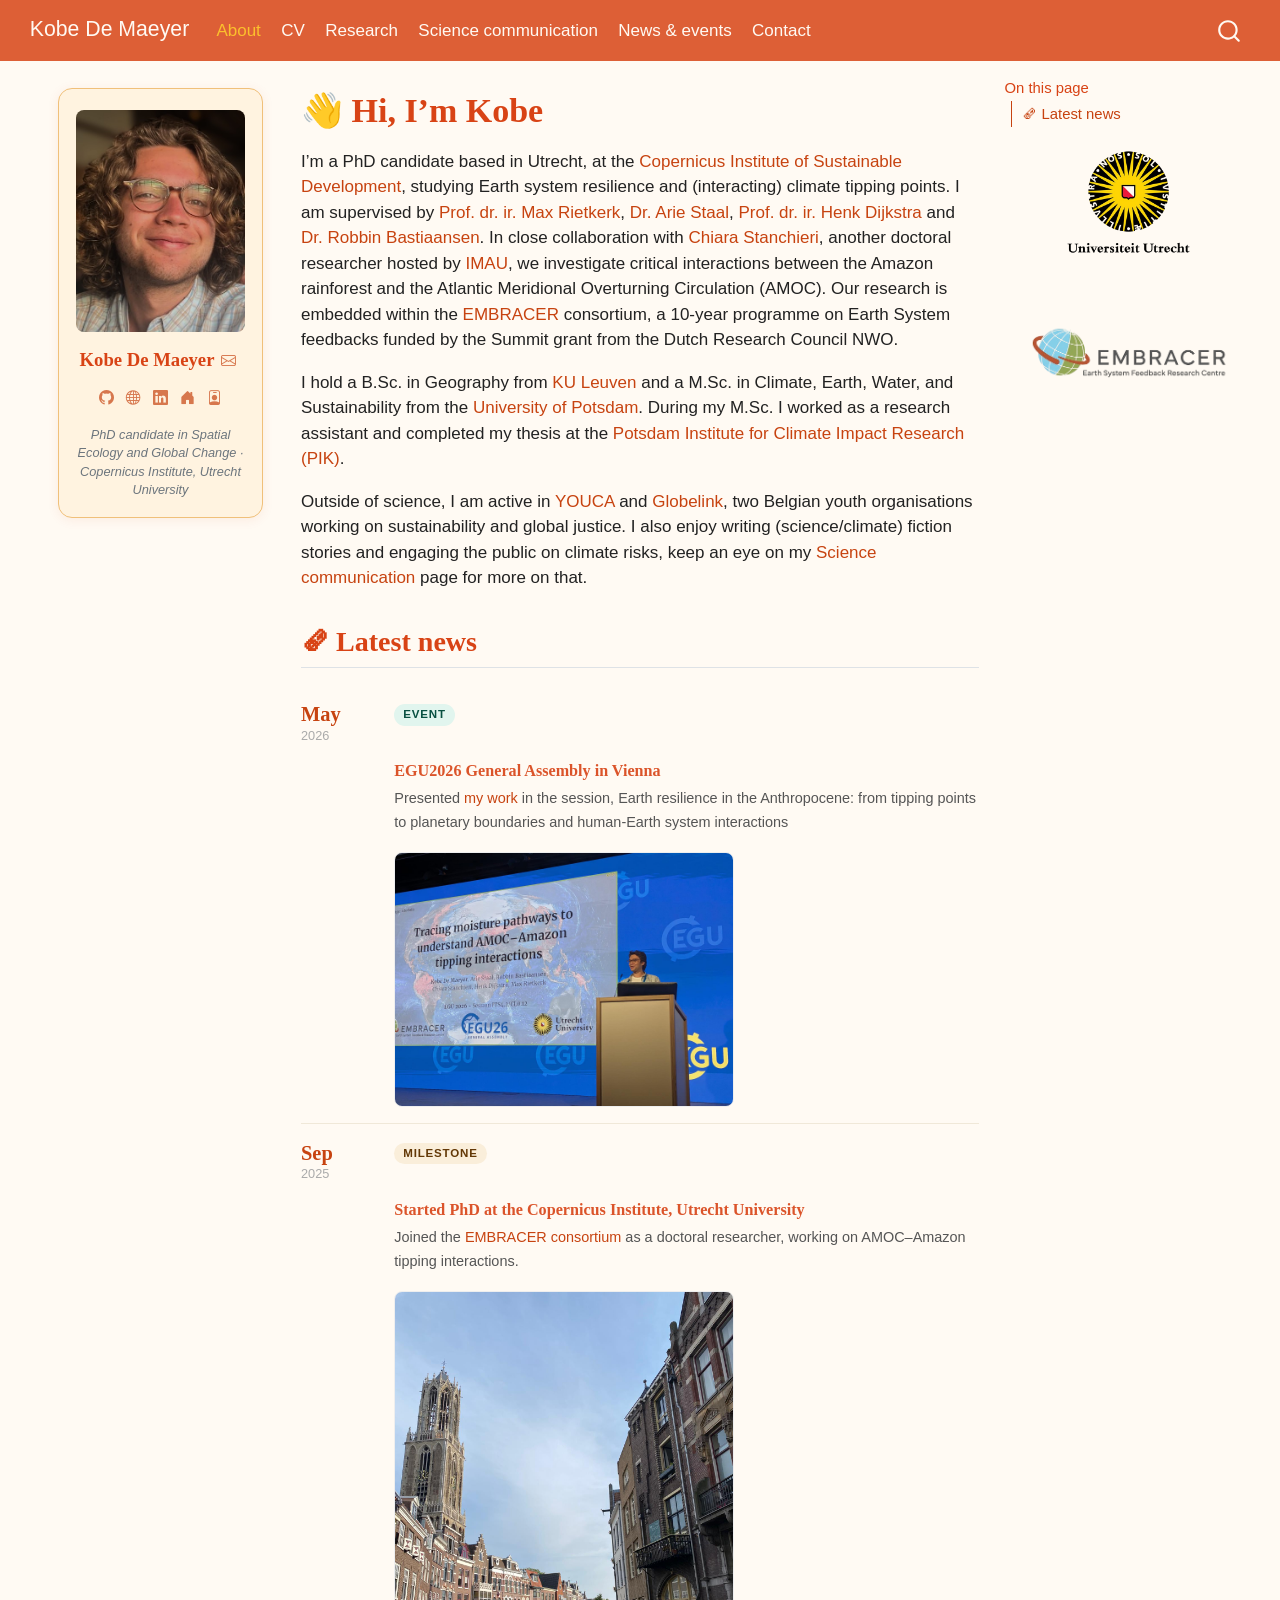
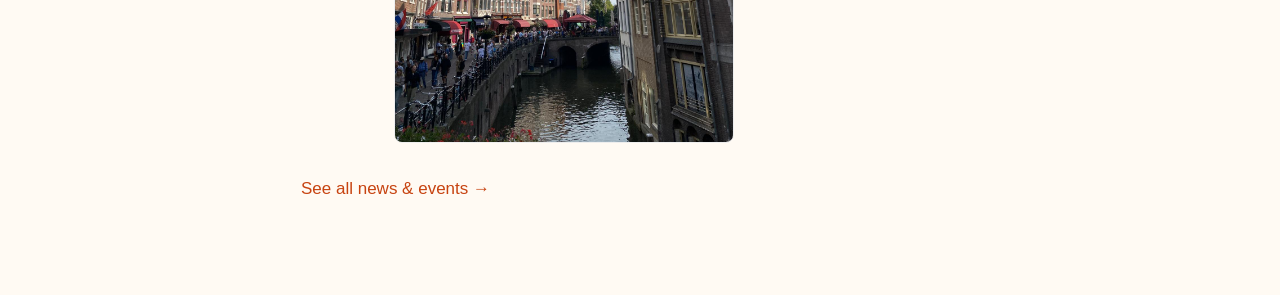
<file: index.html>
<!DOCTYPE html>
<html xmlns="http://www.w3.org/1999/xhtml" lang="en" xml:lang="en"><head>

<meta charset="utf-8">
<meta name="generator" content="quarto-1.9.38">

<meta name="viewport" content="width=device-width, initial-scale=1.0, user-scalable=yes">


<title>👋 Hi, I’m Kobe – Kobe De Maeyer</title>
<style>
/* Default styles provided by pandoc.
** See https://pandoc.org/MANUAL.html#variables-for-html for config info.
*/
code{white-space: pre-wrap;}
span.smallcaps{font-variant: small-caps;}
div.columns{display: flex; gap: min(4vw, 1.5em);}
div.column{flex: auto; overflow-x: auto;}
div.hanging-indent{margin-left: 1.5em; text-indent: -1.5em;}
ul.task-list{list-style: none;}
ul.task-list li input[type="checkbox"] {
  width: 0.8em;
  margin: 0 0.8em 0.2em -1em; /* quarto-specific, see https://github.com/quarto-dev/quarto-cli/issues/4556 */ 
  vertical-align: middle;
}
</style>


<script src="site_libs/quarto-nav/quarto-nav.js"></script>
<script src="site_libs/clipboard/clipboard.min.js"></script>
<script src="site_libs/quarto-search/autocomplete.umd.js"></script>
<script src="site_libs/quarto-search/fuse.min.js"></script>
<script src="site_libs/quarto-search/quarto-search.js"></script>
<meta name="quarto:offset" content="./">
<script src="site_libs/quarto-html/quarto.js" type="module"></script>
<script src="site_libs/quarto-html/tabsets/tabsets.js" type="module"></script>
<script src="site_libs/quarto-html/popper.min.js"></script>
<script src="site_libs/quarto-html/tippy.umd.min.js"></script>
<script src="site_libs/quarto-html/anchor.min.js"></script>
<link href="site_libs/quarto-html/tippy.css" rel="stylesheet">
<link href="site_libs/quarto-html/quarto-syntax-highlighting-15634bcf2e68342d4ad2dfa704d543f6.css" rel="stylesheet" id="quarto-text-highlighting-styles">
<script src="site_libs/bootstrap/bootstrap.min.js"></script>
<link href="site_libs/bootstrap/bootstrap-icons.css" rel="stylesheet">
<link href="site_libs/bootstrap/bootstrap-0545564b1dcf90bc650da264b3bb6396.min.css" rel="stylesheet" append-hash="true" id="quarto-bootstrap" data-mode="light">
<script id="quarto-search-options" type="application/json">{
  "location": "navbar",
  "copy-button": false,
  "collapse-after": 3,
  "panel-placement": "end",
  "type": "overlay",
  "limit": 50,
  "keyboard-shortcut": [
    "f",
    "/",
    "s"
  ],
  "show-item-context": false,
  "language": {
    "search-no-results-text": "No results",
    "search-matching-documents-text": "matching documents",
    "search-copy-link-title": "Copy link to search",
    "search-hide-matches-text": "Hide additional matches",
    "search-more-match-text": "more match in this document",
    "search-more-matches-text": "more matches in this document",
    "search-clear-button-title": "Clear",
    "search-text-placeholder": "",
    "search-detached-cancel-button-title": "Cancel",
    "search-submit-button-title": "Submit",
    "search-label": "Search"
  }
}</script>
<style>html{ scroll-behavior: smooth; }</style>


<link rel="stylesheet" href="styles.css">
</head>

<body class="nav-sidebar floating nav-fixed slimcontent quarto-light">

<div id="quarto-search-results"></div>
  <header id="quarto-header" class="headroom fixed-top">
    <nav class="navbar navbar-expand-lg " data-bs-theme="dark">
      <div class="navbar-container container-fluid">
      <div class="navbar-brand-container mx-auto">
    <a class="navbar-brand" href="./index.html">
    <span class="navbar-title">Kobe De Maeyer</span>
    </a>
  </div>
            <div id="quarto-search" class="" title="Search"></div>
          <button class="navbar-toggler" type="button" data-bs-toggle="collapse" data-bs-target="#navbarCollapse" aria-controls="navbarCollapse" role="menu" aria-expanded="false" aria-label="Toggle navigation" onclick="if (window.quartoToggleHeadroom) { window.quartoToggleHeadroom(); }">
  <span class="navbar-toggler-icon"></span>
</button>
          <div class="collapse navbar-collapse" id="navbarCollapse">
            <ul class="navbar-nav navbar-nav-scroll me-auto">
  <li class="nav-item">
    <a class="nav-link active" href="./index.html" aria-current="page"> 
<span class="menu-text">About</span></a>
  </li>  
  <li class="nav-item">
    <a class="nav-link" href="./cv.html"> 
<span class="menu-text">CV</span></a>
  </li>  
  <li class="nav-item">
    <a class="nav-link" href="./research.html"> 
<span class="menu-text">Research</span></a>
  </li>  
  <li class="nav-item">
    <a class="nav-link" href="./scicomm.html"> 
<span class="menu-text">Science communication</span></a>
  </li>  
  <li class="nav-item">
    <a class="nav-link" href="./news.html"> 
<span class="menu-text">News &amp; events</span></a>
  </li>  
  <li class="nav-item">
    <a class="nav-link" href="./contact.html"> 
<span class="menu-text">Contact</span></a>
  </li>  
</ul>
          </div> <!-- /navcollapse -->
            <div class="quarto-navbar-tools">
</div>
      </div> <!-- /container-fluid -->
    </nav>
  <nav class="quarto-secondary-nav">
    <div class="container-fluid d-flex">
      <button type="button" class="quarto-btn-toggle btn" data-bs-toggle="collapse" role="button" data-bs-target=".quarto-sidebar-collapse-item" aria-controls="quarto-sidebar" aria-expanded="false" aria-label="Toggle sidebar navigation" onclick="if (window.quartoToggleHeadroom) { window.quartoToggleHeadroom(); }">
        <i class="bi bi-layout-text-sidebar-reverse"></i>
      </button>
        <nav class="quarto-page-breadcrumbs" aria-label="breadcrumb"><ol class="breadcrumb"><li class="breadcrumb-item">👋 Hi, I’m Kobe</li></ol></nav>
        <a class="flex-grow-1" role="navigation" data-bs-toggle="collapse" data-bs-target=".quarto-sidebar-collapse-item" aria-controls="quarto-sidebar" aria-expanded="false" aria-label="Toggle sidebar navigation" onclick="if (window.quartoToggleHeadroom) { window.quartoToggleHeadroom(); }">      
        </a>
    </div>
  </nav>
</header>
<!-- content -->
<div id="quarto-content" class="quarto-container page-columns page-rows-contents page-layout-article page-navbar">
<!-- sidebar -->
  <nav id="quarto-sidebar" class="sidebar collapse collapse-horizontal quarto-sidebar-collapse-item sidebar-navigation floating overflow-auto">
    <div class="pt-lg-2 mt-2 text-center sidebar-header">
      <a href="./index.html" class="sidebar-logo-link">
      <img src="./images/personal/profile_picture_USA.jpeg" alt="" class="sidebar-logo light-content py-0 d-lg-inline d-none">
      <img src="./images/personal/profile_picture_USA.jpeg" alt="" class="sidebar-logo dark-content py-0 d-lg-inline d-none">
      </a>
      <div class="sidebar-tools-main tools-wide">
    <a href="mailto:k.h.m.demaeyer@uu.nl" title="" class="quarto-navigation-tool px-1" aria-label=""><i class="bi bi-envelope"></i></a>
    <a href="https://github.com/Kobe-De-Maeyer" title="" class="quarto-navigation-tool px-1" aria-label=""><i class="bi bi-github"></i></a>
    <a href="https://scholar.google.ca/citations?user=7DX4s6gAAAAJ&amp;hl=en" title="" class="quarto-navigation-tool px-1" aria-label=""><i class="bi bi-globe"></i></a>
    <a href="https://www.linkedin.com/in/kobe-de-maeyer/" title="" class="quarto-navigation-tool px-1" aria-label=""><i class="bi bi-linkedin"></i></a>
    <a href="https://www.uu.nl/medewerkers/KHMdeMaeyer1" title="" class="quarto-navigation-tool px-1" aria-label=""><i class="bi bi-house-door-fill"></i></a>
    <a href="https://orcid.org/0009-0000-7704-6187" title="" class="quarto-navigation-tool px-1" aria-label=""><i class="bi bi-person-badge"></i></a>
</div>
      </div>
</nav>
<div id="quarto-sidebar-glass" class="quarto-sidebar-collapse-item" data-bs-toggle="collapse" data-bs-target=".quarto-sidebar-collapse-item"></div>
<!-- margin-sidebar -->
    <div id="quarto-margin-sidebar" class="sidebar margin-sidebar">
        <nav id="TOC" role="doc-toc" class="toc-active">
    <h2 id="toc-title">On this page</h2>
   
  <ul>
  <li><a href="#latest-news" id="toc-latest-news" class="nav-link active" data-scroll-target="#latest-news">🗞 Latest news</a></li>
  </ul>
</nav>
    </div>
<!-- main -->
<main class="content page-columns page-full" id="quarto-document-content">

<header id="title-block-header" class="quarto-title-block default">
<div class="quarto-title">
<h1 class="title">👋 Hi, I’m Kobe</h1>
</div>



<div class="quarto-title-meta">

    
  
    
  </div>
  


</header>


<p>I’m a PhD candidate based in Utrecht, at the <a href="https://www.uu.nl/en/research/copernicus-institute-of-sustainable-development">Copernicus Institute of Sustainable Development</a>, studying Earth system resilience and (interacting) climate tipping points. I am supervised by <a href="https://www.uu.nl/medewerkers/MGRietkerk">Prof.&nbsp;dr. ir. Max Rietkerk</a>, <a href="https://www.uu.nl/medewerkers/AStaal">Dr.&nbsp;Arie Staal</a>, <a href="https://www.uu.nl/medewerkers/HADijkstra">Prof.&nbsp;dr. ir. Henk Dijkstra</a> and <a href="https://bastiaansen.github.io/home.html#general">Dr.&nbsp;Robbin Bastiaansen</a>. In close collaboration with <a href="https://research-portal.uu.nl/en/persons/chiara-stanchieri/">Chiara Stanchieri</a>, another doctoral researcher hosted by <a href="https://www.uu.nl/en/research/institute-for-marine-and-atmospheric-research-imau">IMAU</a>, we investigate critical interactions between the Amazon rainforest and the Atlantic Meridional Overturning Circulation (AMOC). Our research is embedded within the <a href="https://embracer.nl/">EMBRACER</a> consortium, a 10-year programme on Earth System feedbacks funded by the Summit grant from the Dutch Research Council NWO.</p>

<div class="no-row-height column-margin column-container"><div class="">
<div class="quarto-figure quarto-figure-center">
<figure class="figure">
<p><img src="images/personal/university_logo.png" class="img-fluid quarto-figure quarto-figure-center figure-img" style="width:50.0%"></p>
</figure>
</div>
<p><br><br></p>
<div class="quarto-figure quarto-figure-center">
<figure class="figure">
<p><img src="images/personal/embracer_logo.png" class="img-fluid quarto-figure quarto-figure-center figure-img" style="width:80.0%"></p>
</figure>
</div>
</div></div><p>I hold a B.Sc. in Geography from <a href="https://www.kuleuven.be/opleidingen/bachelor-geowetenschappen">KU Leuven</a> and a M.Sc. in Climate, Earth, Water, and Sustainability from the <a href="https://www.uni-potsdam.de/de/umwelt/clews-masters-program">University of Potsdam</a>. During my M.Sc. I worked as a research assistant and completed my thesis at the <a href="https://www.pik-potsdam.de/en">Potsdam Institute for Climate Impact Research (PIK)</a>.</p>
<p>Outside of science, I am active in <a href="https://www.youca.be/">YOUCA</a> and <a href="https://www.globelink.be/">Globelink</a>, two Belgian youth organisations working on sustainability and global justice. I also enjoy writing (science/climate) fiction stories and engaging the public on climate risks, keep an eye on my <a href="./scicomm.html">Science communication</a> page for more on that.</p>
<section id="latest-news" class="level2">
<h2 class="anchored" data-anchor-id="latest-news">🗞 Latest news</h2>
<div class="news-feed news-feed-compact">

 <div class="news-item">
    <div class="news-date">
      <span class="news-month">May</span>
      <span class="news-year">2026</span>
    </div>
    <div class="news-content">
      <span class="news-tag news-tag-event">Event</span>
      <h3 class="anchored">EGU2026 General Assembly in Vienna</h3>
      <p> Presented <a href="https://meetingorganizer.copernicus.org/EGU26/EGU26-9787.html">my work</a> in the session, Earth resilience in the Anthropocene: from tipping points to planetary boundaries and human-Earth system interactions</p>
      <div class="news-img">
  <img src="images/personal/EGU_presentation.jpeg" alt="Brief description">
      </div>
    </div>
  </div>

  <div class="news-item">
    <div class="news-date">
      <span class="news-month">Sep</span>
      <span class="news-year">2025</span>
    </div>
    <div class="news-content">
      <span class="news-tag news-tag-milestone">Milestone</span>
      <h3 class="anchored">Started PhD at the Copernicus Institute, Utrecht University</h3>
      <p>Joined the <a href="https://embracer.nl/">EMBRACER consortium</a> as a doctoral researcher, working on AMOC–Amazon tipping interactions.</p>
      <div class="news-img">
  <img src="images/personal/Utrecht.jpeg" alt="Brief description">
      </div>
    </div>
  </div>

</div>
<p style="margin-top: 1rem;"><a href="news.html">See all news &amp; events →</a></p>


</section>

</main> <!-- /main -->
<script id="quarto-html-after-body" type="application/javascript">
  window.document.addEventListener("DOMContentLoaded", function (event) {
    const icon = "";
    const anchorJS = new window.AnchorJS();
    anchorJS.options = {
      placement: 'right',
      icon: icon
    };
    anchorJS.add('.anchored');
    const isCodeAnnotation = (el) => {
      for (const clz of el.classList) {
        if (clz.startsWith('code-annotation-')) {                     
          return true;
        }
      }
      return false;
    }
    const onCopySuccess = function(e) {
      // button target
      const button = e.trigger;
      // don't keep focus
      button.blur();
      // flash "checked"
      button.classList.add('code-copy-button-checked');
      var currentTitle = button.getAttribute("title");
      button.setAttribute("title", "Copied!");
      let tooltip;
      if (window.bootstrap) {
        button.setAttribute("data-bs-toggle", "tooltip");
        button.setAttribute("data-bs-placement", "left");
        button.setAttribute("data-bs-title", "Copied!");
        tooltip = new bootstrap.Tooltip(button, 
          { trigger: "manual", 
            customClass: "code-copy-button-tooltip",
            offset: [0, -8]});
        tooltip.show();    
      }
      setTimeout(function() {
        if (tooltip) {
          tooltip.hide();
          button.removeAttribute("data-bs-title");
          button.removeAttribute("data-bs-toggle");
          button.removeAttribute("data-bs-placement");
        }
        button.setAttribute("title", currentTitle);
        button.classList.remove('code-copy-button-checked');
      }, 1000);
      // clear code selection
      e.clearSelection();
    }
    const getTextToCopy = function(trigger) {
      const outerScaffold = trigger.parentElement.cloneNode(true);
      const codeEl = outerScaffold.querySelector('code');
      for (const childEl of codeEl.children) {
        if (isCodeAnnotation(childEl)) {
          childEl.remove();
        }
      }
      return codeEl.innerText;
    }
    const clipboard = new window.ClipboardJS('.code-copy-button:not([data-in-quarto-modal])', {
      text: getTextToCopy
    });
    clipboard.on('success', onCopySuccess);
    if (window.document.getElementById('quarto-embedded-source-code-modal')) {
      const clipboardModal = new window.ClipboardJS('.code-copy-button[data-in-quarto-modal]', {
        text: getTextToCopy,
        container: window.document.getElementById('quarto-embedded-source-code-modal')
      });
      clipboardModal.on('success', onCopySuccess);
    }
      var localhostRegex = new RegExp(/^(?:http|https):\/\/localhost\:?[0-9]*\//);
      var mailtoRegex = new RegExp(/^mailto:/);
        var filterRegex = new RegExp("https:\/\/Kobe-De-Maeyer\.github\.io\/");
      var isInternal = (href) => {
          return filterRegex.test(href) || localhostRegex.test(href) || mailtoRegex.test(href);
      }
      // Inspect non-navigation links and adorn them if external
     var links = window.document.querySelectorAll('a[href]:not(.nav-link):not(.navbar-brand):not(.toc-action):not(.sidebar-link):not(.sidebar-item-toggle):not(.pagination-link):not(.no-external):not([aria-hidden]):not(.dropdown-item):not(.quarto-navigation-tool):not(.about-link)');
      for (var i=0; i<links.length; i++) {
        const link = links[i];
        if (!isInternal(link.href)) {
          // undo the damage that might have been done by quarto-nav.js in the case of
          // links that we want to consider external
          if (link.dataset.originalHref !== undefined) {
            link.href = link.dataset.originalHref;
          }
            // target, if specified
            link.setAttribute("target", "_blank");
            if (link.getAttribute("rel") === null) {
              link.setAttribute("rel", "noopener");
            }
        }
      }
    function tippyHover(el, contentFn, onTriggerFn, onUntriggerFn) {
      const config = {
        allowHTML: true,
        maxWidth: 500,
        delay: 100,
        arrow: false,
        appendTo: function(el) {
            return el.parentElement;
        },
        interactive: true,
        interactiveBorder: 10,
        theme: 'quarto',
        placement: 'bottom-start',
      };
      if (contentFn) {
        config.content = contentFn;
      }
      if (onTriggerFn) {
        config.onTrigger = onTriggerFn;
      }
      if (onUntriggerFn) {
        config.onUntrigger = onUntriggerFn;
      }
      window.tippy(el, config); 
    }
    const noterefs = window.document.querySelectorAll('a[role="doc-noteref"]');
    for (var i=0; i<noterefs.length; i++) {
      const ref = noterefs[i];
      tippyHover(ref, function() {
        // use id or data attribute instead here
        let href = ref.getAttribute('data-footnote-href') || ref.getAttribute('href');
        try { href = new URL(href).hash; } catch {}
        const id = href.replace(/^#\/?/, "");
        const note = window.document.getElementById(id);
        if (note) {
          return note.innerHTML;
        } else {
          return "";
        }
      });
    }
    const xrefs = window.document.querySelectorAll('a.quarto-xref');
    const processXRef = (id, note) => {
      // Strip column container classes
      const stripColumnClz = (el) => {
        el.classList.remove("page-full", "page-columns");
        if (el.children) {
          for (const child of el.children) {
            stripColumnClz(child);
          }
        }
      }
      stripColumnClz(note)
      if (id === null || id.startsWith('sec-')) {
        // Special case sections, only their first couple elements
        const container = document.createElement("div");
        if (note.children && note.children.length > 2) {
          container.appendChild(note.children[0].cloneNode(true));
          for (let i = 1; i < note.children.length; i++) {
            const child = note.children[i];
            if (child.tagName === "P" && child.innerText === "") {
              continue;
            } else {
              container.appendChild(child.cloneNode(true));
              break;
            }
          }
          if (window.Quarto?.typesetMath) {
            window.Quarto.typesetMath(container);
          }
          return container.innerHTML
        } else {
          if (window.Quarto?.typesetMath) {
            window.Quarto.typesetMath(note);
          }
          return note.innerHTML;
        }
      } else {
        // Remove any anchor links if they are present
        const anchorLink = note.querySelector('a.anchorjs-link');
        if (anchorLink) {
          anchorLink.remove();
        }
        if (window.Quarto?.typesetMath) {
          window.Quarto.typesetMath(note);
        }
        if (note.classList.contains("callout")) {
          return note.outerHTML;
        } else {
          return note.innerHTML;
        }
      }
    }
    for (var i=0; i<xrefs.length; i++) {
      const xref = xrefs[i];
      tippyHover(xref, undefined, function(instance) {
        instance.disable();
        let url = xref.getAttribute('href');
        let hash = undefined; 
        if (url.startsWith('#')) {
          hash = url;
        } else {
          try { hash = new URL(url).hash; } catch {}
        }
        if (hash) {
          const id = hash.replace(/^#\/?/, "");
          const note = window.document.getElementById(id);
          if (note !== null) {
            try {
              const html = processXRef(id, note.cloneNode(true));
              instance.setContent(html);
            } finally {
              instance.enable();
              instance.show();
            }
          } else {
            // See if we can fetch this
            fetch(url.split('#')[0])
            .then(res => res.text())
            .then(html => {
              const parser = new DOMParser();
              const htmlDoc = parser.parseFromString(html, "text/html");
              const note = htmlDoc.getElementById(id);
              if (note !== null) {
                const html = processXRef(id, note);
                instance.setContent(html);
              } 
            }).finally(() => {
              instance.enable();
              instance.show();
            });
          }
        } else {
          // See if we can fetch a full url (with no hash to target)
          // This is a special case and we should probably do some content thinning / targeting
          fetch(url)
          .then(res => res.text())
          .then(html => {
            const parser = new DOMParser();
            const htmlDoc = parser.parseFromString(html, "text/html");
            const note = htmlDoc.querySelector('main.content');
            if (note !== null) {
              // This should only happen for chapter cross references
              // (since there is no id in the URL)
              // remove the first header
              if (note.children.length > 0 && note.children[0].tagName === "HEADER") {
                note.children[0].remove();
              }
              const html = processXRef(null, note);
              instance.setContent(html);
            } 
          }).finally(() => {
            instance.enable();
            instance.show();
          });
        }
      }, function(instance) {
      });
    }
        let selectedAnnoteEl;
        const selectorForAnnotation = ( cell, annotation) => {
          let cellAttr = 'data-code-cell="' + cell + '"';
          let lineAttr = 'data-code-annotation="' +  annotation + '"';
          const selector = 'span[' + cellAttr + '][' + lineAttr + ']';
          return selector;
        }
        const selectCodeLines = (annoteEl) => {
          const doc = window.document;
          const targetCell = annoteEl.getAttribute("data-target-cell");
          const targetAnnotation = annoteEl.getAttribute("data-target-annotation");
          const annoteSpan = window.document.querySelector(selectorForAnnotation(targetCell, targetAnnotation));
          const lines = annoteSpan.getAttribute("data-code-lines").split(",");
          const lineIds = lines.map((line) => {
            return targetCell + "-" + line;
          })
          let top = null;
          let height = null;
          let parent = null;
          if (lineIds.length > 0) {
              //compute the position of the single el (top and bottom and make a div)
              const el = window.document.getElementById(lineIds[0]);
              top = el.offsetTop;
              height = el.offsetHeight;
              parent = el.parentElement.parentElement;
            if (lineIds.length > 1) {
              const lastEl = window.document.getElementById(lineIds[lineIds.length - 1]);
              const bottom = lastEl.offsetTop + lastEl.offsetHeight;
              height = bottom - top;
            }
            if (top !== null && height !== null && parent !== null) {
              // cook up a div (if necessary) and position it 
              let div = window.document.getElementById("code-annotation-line-highlight");
              if (div === null) {
                div = window.document.createElement("div");
                div.setAttribute("id", "code-annotation-line-highlight");
                div.style.position = 'absolute';
                parent.appendChild(div);
              }
              div.style.top = top - 2 + "px";
              div.style.height = height + 4 + "px";
              div.style.left = 0;
              let gutterDiv = window.document.getElementById("code-annotation-line-highlight-gutter");
              if (gutterDiv === null) {
                gutterDiv = window.document.createElement("div");
                gutterDiv.setAttribute("id", "code-annotation-line-highlight-gutter");
                gutterDiv.style.position = 'absolute';
                const codeCell = window.document.getElementById(targetCell);
                const gutter = codeCell.querySelector('.code-annotation-gutter');
                gutter.appendChild(gutterDiv);
              }
              gutterDiv.style.top = top - 2 + "px";
              gutterDiv.style.height = height + 4 + "px";
            }
            selectedAnnoteEl = annoteEl;
          }
        };
        const unselectCodeLines = () => {
          const elementsIds = ["code-annotation-line-highlight", "code-annotation-line-highlight-gutter"];
          elementsIds.forEach((elId) => {
            const div = window.document.getElementById(elId);
            if (div) {
              div.remove();
            }
          });
          selectedAnnoteEl = undefined;
        };
          // Handle positioning of the toggle
      window.addEventListener(
        "resize",
        throttle(() => {
          elRect = undefined;
          if (selectedAnnoteEl) {
            selectCodeLines(selectedAnnoteEl);
          }
        }, 10)
      );
      function throttle(fn, ms) {
      let throttle = false;
      let timer;
        return (...args) => {
          if(!throttle) { // first call gets through
              fn.apply(this, args);
              throttle = true;
          } else { // all the others get throttled
              if(timer) clearTimeout(timer); // cancel #2
              timer = setTimeout(() => {
                fn.apply(this, args);
                timer = throttle = false;
              }, ms);
          }
        };
      }
        // Attach click handler to the DT
        const annoteDls = window.document.querySelectorAll('dt[data-target-cell]');
        for (const annoteDlNode of annoteDls) {
          annoteDlNode.addEventListener('click', (event) => {
            const clickedEl = event.target;
            if (clickedEl !== selectedAnnoteEl) {
              unselectCodeLines();
              const activeEl = window.document.querySelector('dt[data-target-cell].code-annotation-active');
              if (activeEl) {
                activeEl.classList.remove('code-annotation-active');
              }
              selectCodeLines(clickedEl);
              clickedEl.classList.add('code-annotation-active');
            } else {
              // Unselect the line
              unselectCodeLines();
              clickedEl.classList.remove('code-annotation-active');
            }
          });
        }
    const findCites = (el) => {
      const parentEl = el.parentElement;
      if (parentEl) {
        const cites = parentEl.dataset.cites;
        if (cites) {
          return {
            el,
            cites: cites.split(' ')
          };
        } else {
          return findCites(el.parentElement)
        }
      } else {
        return undefined;
      }
    };
    var bibliorefs = window.document.querySelectorAll('a[role="doc-biblioref"]');
    for (var i=0; i<bibliorefs.length; i++) {
      const ref = bibliorefs[i];
      const citeInfo = findCites(ref);
      if (citeInfo) {
        tippyHover(citeInfo.el, function() {
          var popup = window.document.createElement('div');
          citeInfo.cites.forEach(function(cite) {
            var citeDiv = window.document.createElement('div');
            citeDiv.classList.add('hanging-indent');
            citeDiv.classList.add('csl-entry');
            var biblioDiv = window.document.getElementById('ref-' + cite);
            if (biblioDiv) {
              citeDiv.innerHTML = biblioDiv.innerHTML;
            }
            popup.appendChild(citeDiv);
          });
          return popup.innerHTML;
        });
      }
    }
  });
  </script>
</div> <!-- /content -->




<script src="site_libs/quarto-html/zenscroll-min.js"></script>
</body></html>
</file>
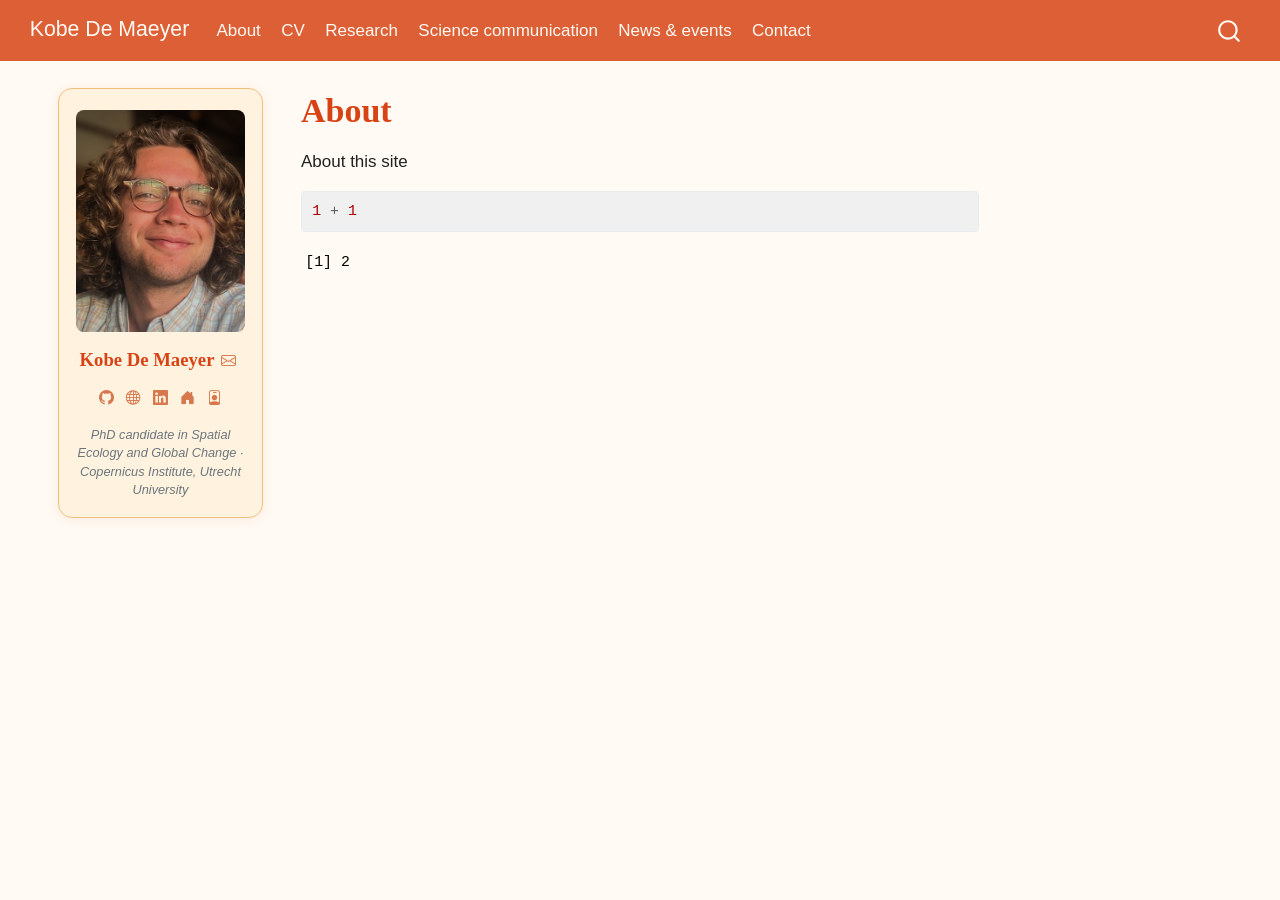
<file: about.html>
<!DOCTYPE html>
<html xmlns="http://www.w3.org/1999/xhtml" lang="en" xml:lang="en"><head>

<meta charset="utf-8">
<meta name="generator" content="quarto-1.9.38">

<meta name="viewport" content="width=device-width, initial-scale=1.0, user-scalable=yes">


<title>About – Kobe De Maeyer</title>
<style>
/* Default styles provided by pandoc.
** See https://pandoc.org/MANUAL.html#variables-for-html for config info.
*/
code{white-space: pre-wrap;}
span.smallcaps{font-variant: small-caps;}
div.columns{display: flex; gap: min(4vw, 1.5em);}
div.column{flex: auto; overflow-x: auto;}
div.hanging-indent{margin-left: 1.5em; text-indent: -1.5em;}
ul.task-list{list-style: none;}
ul.task-list li input[type="checkbox"] {
  width: 0.8em;
  margin: 0 0.8em 0.2em -1em; /* quarto-specific, see https://github.com/quarto-dev/quarto-cli/issues/4556 */ 
  vertical-align: middle;
}
/* CSS for syntax highlighting */
html { -webkit-text-size-adjust: 100%; }
pre > code.sourceCode { white-space: pre; position: relative; }
pre > code.sourceCode > span { display: inline-block; line-height: 1.25; }
pre > code.sourceCode > span:empty { height: 1.2em; }
.sourceCode { overflow: visible; }
code.sourceCode > span { color: inherit; text-decoration: inherit; }
div.sourceCode { margin: 1em 0; }
pre.sourceCode { margin: 0; }
@media screen {
div.sourceCode { overflow: auto; }
}
@media print {
pre > code.sourceCode { white-space: pre-wrap; }
pre > code.sourceCode > span { text-indent: -5em; padding-left: 5em; }
}
pre.numberSource code
  { counter-reset: source-line 0; }
pre.numberSource code > span
  { position: relative; left: -4em; counter-increment: source-line; }
pre.numberSource code > span > a:first-child::before
  { content: counter(source-line);
    position: relative; left: -1em; text-align: right; vertical-align: baseline;
    border: none; display: inline-block;
    -webkit-touch-callout: none; -webkit-user-select: none;
    -khtml-user-select: none; -moz-user-select: none;
    -ms-user-select: none; user-select: none;
    padding: 0 4px; width: 4em;
  }
pre.numberSource { margin-left: 3em;  padding-left: 4px; }
div.sourceCode
  {   }
@media screen {
pre > code.sourceCode > span > a:first-child::before { text-decoration: underline; }
}
</style>


<script src="site_libs/quarto-nav/quarto-nav.js"></script>
<script src="site_libs/clipboard/clipboard.min.js"></script>
<script src="site_libs/quarto-search/autocomplete.umd.js"></script>
<script src="site_libs/quarto-search/fuse.min.js"></script>
<script src="site_libs/quarto-search/quarto-search.js"></script>
<meta name="quarto:offset" content="./">
<script src="site_libs/quarto-html/quarto.js" type="module"></script>
<script src="site_libs/quarto-html/tabsets/tabsets.js" type="module"></script>
<script src="site_libs/quarto-html/popper.min.js"></script>
<script src="site_libs/quarto-html/tippy.umd.min.js"></script>
<script src="site_libs/quarto-html/anchor.min.js"></script>
<link href="site_libs/quarto-html/tippy.css" rel="stylesheet">
<link href="site_libs/quarto-html/quarto-syntax-highlighting-15634bcf2e68342d4ad2dfa704d543f6.css" rel="stylesheet" id="quarto-text-highlighting-styles">
<script src="site_libs/bootstrap/bootstrap.min.js"></script>
<link href="site_libs/bootstrap/bootstrap-icons.css" rel="stylesheet">
<link href="site_libs/bootstrap/bootstrap-0545564b1dcf90bc650da264b3bb6396.min.css" rel="stylesheet" append-hash="true" id="quarto-bootstrap" data-mode="light">
<script id="quarto-search-options" type="application/json">{
  "location": "navbar",
  "copy-button": false,
  "collapse-after": 3,
  "panel-placement": "end",
  "type": "overlay",
  "limit": 50,
  "keyboard-shortcut": [
    "f",
    "/",
    "s"
  ],
  "show-item-context": false,
  "language": {
    "search-no-results-text": "No results",
    "search-matching-documents-text": "matching documents",
    "search-copy-link-title": "Copy link to search",
    "search-hide-matches-text": "Hide additional matches",
    "search-more-match-text": "more match in this document",
    "search-more-matches-text": "more matches in this document",
    "search-clear-button-title": "Clear",
    "search-text-placeholder": "",
    "search-detached-cancel-button-title": "Cancel",
    "search-submit-button-title": "Submit",
    "search-label": "Search"
  }
}</script>
<style>html{ scroll-behavior: smooth; }</style>


<link rel="stylesheet" href="styles.css">
</head>

<body class="nav-sidebar floating nav-fixed quarto-light">

<div id="quarto-search-results"></div>
  <header id="quarto-header" class="headroom fixed-top">
    <nav class="navbar navbar-expand-lg " data-bs-theme="dark">
      <div class="navbar-container container-fluid">
      <div class="navbar-brand-container mx-auto">
    <a class="navbar-brand" href="./index.html">
    <span class="navbar-title">Kobe De Maeyer</span>
    </a>
  </div>
            <div id="quarto-search" class="" title="Search"></div>
          <button class="navbar-toggler" type="button" data-bs-toggle="collapse" data-bs-target="#navbarCollapse" aria-controls="navbarCollapse" role="menu" aria-expanded="false" aria-label="Toggle navigation" onclick="if (window.quartoToggleHeadroom) { window.quartoToggleHeadroom(); }">
  <span class="navbar-toggler-icon"></span>
</button>
          <div class="collapse navbar-collapse" id="navbarCollapse">
            <ul class="navbar-nav navbar-nav-scroll me-auto">
  <li class="nav-item">
    <a class="nav-link" href="./index.html"> 
<span class="menu-text">About</span></a>
  </li>  
  <li class="nav-item">
    <a class="nav-link" href="./cv.html"> 
<span class="menu-text">CV</span></a>
  </li>  
  <li class="nav-item">
    <a class="nav-link" href="./research.html"> 
<span class="menu-text">Research</span></a>
  </li>  
  <li class="nav-item">
    <a class="nav-link" href="./scicomm.html"> 
<span class="menu-text">Science communication</span></a>
  </li>  
  <li class="nav-item">
    <a class="nav-link" href="./news.html"> 
<span class="menu-text">News &amp; events</span></a>
  </li>  
  <li class="nav-item">
    <a class="nav-link" href="./contact.html"> 
<span class="menu-text">Contact</span></a>
  </li>  
</ul>
          </div> <!-- /navcollapse -->
            <div class="quarto-navbar-tools">
</div>
      </div> <!-- /container-fluid -->
    </nav>
  <nav class="quarto-secondary-nav">
    <div class="container-fluid d-flex">
      <button type="button" class="quarto-btn-toggle btn" data-bs-toggle="collapse" role="button" data-bs-target=".quarto-sidebar-collapse-item" aria-controls="quarto-sidebar" aria-expanded="false" aria-label="Toggle sidebar navigation" onclick="if (window.quartoToggleHeadroom) { window.quartoToggleHeadroom(); }">
        <i class="bi bi-layout-text-sidebar-reverse"></i>
      </button>
        <nav class="quarto-page-breadcrumbs" aria-label="breadcrumb"><ol class="breadcrumb"><li class="breadcrumb-item">About</li></ol></nav>
        <a class="flex-grow-1" role="navigation" data-bs-toggle="collapse" data-bs-target=".quarto-sidebar-collapse-item" aria-controls="quarto-sidebar" aria-expanded="false" aria-label="Toggle sidebar navigation" onclick="if (window.quartoToggleHeadroom) { window.quartoToggleHeadroom(); }">      
        </a>
    </div>
  </nav>
</header>
<!-- content -->
<div id="quarto-content" class="quarto-container page-columns page-rows-contents page-layout-article page-navbar">
<!-- sidebar -->
  <nav id="quarto-sidebar" class="sidebar collapse collapse-horizontal quarto-sidebar-collapse-item sidebar-navigation floating overflow-auto">
    <div class="pt-lg-2 mt-2 text-center sidebar-header">
      <a href="./index.html" class="sidebar-logo-link">
      <img src="./images/personal/profile_picture_USA.jpeg" alt="" class="sidebar-logo light-content py-0 d-lg-inline d-none">
      <img src="./images/personal/profile_picture_USA.jpeg" alt="" class="sidebar-logo dark-content py-0 d-lg-inline d-none">
      </a>
      <div class="sidebar-tools-main tools-wide">
    <a href="mailto:k.h.m.demaeyer@uu.nl" title="" class="quarto-navigation-tool px-1" aria-label=""><i class="bi bi-envelope"></i></a>
    <a href="https://github.com/Kobe-De-Maeyer" title="" class="quarto-navigation-tool px-1" aria-label=""><i class="bi bi-github"></i></a>
    <a href="https://scholar.google.ca/citations?user=7DX4s6gAAAAJ&amp;hl=en" title="" class="quarto-navigation-tool px-1" aria-label=""><i class="bi bi-globe"></i></a>
    <a href="https://www.linkedin.com/in/kobe-de-maeyer/" title="" class="quarto-navigation-tool px-1" aria-label=""><i class="bi bi-linkedin"></i></a>
    <a href="https://www.uu.nl/medewerkers/KHMdeMaeyer1" title="" class="quarto-navigation-tool px-1" aria-label=""><i class="bi bi-house-door-fill"></i></a>
    <a href="https://orcid.org/0009-0000-7704-6187" title="" class="quarto-navigation-tool px-1" aria-label=""><i class="bi bi-person-badge"></i></a>
</div>
      </div>
</nav>
<div id="quarto-sidebar-glass" class="quarto-sidebar-collapse-item" data-bs-toggle="collapse" data-bs-target=".quarto-sidebar-collapse-item"></div>
<!-- margin-sidebar -->
    <div id="quarto-margin-sidebar" class="sidebar margin-sidebar zindex-bottom">
        
    </div>
<!-- main -->
<main class="content" id="quarto-document-content">

<header id="title-block-header" class="quarto-title-block default">
<div class="quarto-title">
<h1 class="title">About</h1>
</div>



<div class="quarto-title-meta">

    
  
    
  </div>
  


</header>


<p>About this site</p>
<div class="cell">
<div class="code-copy-outer-scaffold"><div class="sourceCode cell-code" id="cb1"><pre class="sourceCode r code-with-copy"><code class="sourceCode r"><span id="cb1-1"><a href="#cb1-1" aria-hidden="true" tabindex="-1"></a><span class="dv">1</span> <span class="sc">+</span> <span class="dv">1</span></span></code></pre></div><button title="Copy to Clipboard" class="code-copy-button"><i class="bi"></i></button></div>
<div class="cell-output cell-output-stdout">
<pre><code>[1] 2</code></pre>
</div>
</div>



</main> <!-- /main -->
<script id="quarto-html-after-body" type="application/javascript">
  window.document.addEventListener("DOMContentLoaded", function (event) {
    const icon = "";
    const anchorJS = new window.AnchorJS();
    anchorJS.options = {
      placement: 'right',
      icon: icon
    };
    anchorJS.add('.anchored');
    const isCodeAnnotation = (el) => {
      for (const clz of el.classList) {
        if (clz.startsWith('code-annotation-')) {                     
          return true;
        }
      }
      return false;
    }
    const onCopySuccess = function(e) {
      // button target
      const button = e.trigger;
      // don't keep focus
      button.blur();
      // flash "checked"
      button.classList.add('code-copy-button-checked');
      var currentTitle = button.getAttribute("title");
      button.setAttribute("title", "Copied!");
      let tooltip;
      if (window.bootstrap) {
        button.setAttribute("data-bs-toggle", "tooltip");
        button.setAttribute("data-bs-placement", "left");
        button.setAttribute("data-bs-title", "Copied!");
        tooltip = new bootstrap.Tooltip(button, 
          { trigger: "manual", 
            customClass: "code-copy-button-tooltip",
            offset: [0, -8]});
        tooltip.show();    
      }
      setTimeout(function() {
        if (tooltip) {
          tooltip.hide();
          button.removeAttribute("data-bs-title");
          button.removeAttribute("data-bs-toggle");
          button.removeAttribute("data-bs-placement");
        }
        button.setAttribute("title", currentTitle);
        button.classList.remove('code-copy-button-checked');
      }, 1000);
      // clear code selection
      e.clearSelection();
    }
    const getTextToCopy = function(trigger) {
      const outerScaffold = trigger.parentElement.cloneNode(true);
      const codeEl = outerScaffold.querySelector('code');
      for (const childEl of codeEl.children) {
        if (isCodeAnnotation(childEl)) {
          childEl.remove();
        }
      }
      return codeEl.innerText;
    }
    const clipboard = new window.ClipboardJS('.code-copy-button:not([data-in-quarto-modal])', {
      text: getTextToCopy
    });
    clipboard.on('success', onCopySuccess);
    if (window.document.getElementById('quarto-embedded-source-code-modal')) {
      const clipboardModal = new window.ClipboardJS('.code-copy-button[data-in-quarto-modal]', {
        text: getTextToCopy,
        container: window.document.getElementById('quarto-embedded-source-code-modal')
      });
      clipboardModal.on('success', onCopySuccess);
    }
      var localhostRegex = new RegExp(/^(?:http|https):\/\/localhost\:?[0-9]*\//);
      var mailtoRegex = new RegExp(/^mailto:/);
        var filterRegex = new RegExp("https:\/\/Kobe-De-Maeyer\.github\.io\/");
      var isInternal = (href) => {
          return filterRegex.test(href) || localhostRegex.test(href) || mailtoRegex.test(href);
      }
      // Inspect non-navigation links and adorn them if external
     var links = window.document.querySelectorAll('a[href]:not(.nav-link):not(.navbar-brand):not(.toc-action):not(.sidebar-link):not(.sidebar-item-toggle):not(.pagination-link):not(.no-external):not([aria-hidden]):not(.dropdown-item):not(.quarto-navigation-tool):not(.about-link)');
      for (var i=0; i<links.length; i++) {
        const link = links[i];
        if (!isInternal(link.href)) {
          // undo the damage that might have been done by quarto-nav.js in the case of
          // links that we want to consider external
          if (link.dataset.originalHref !== undefined) {
            link.href = link.dataset.originalHref;
          }
            // target, if specified
            link.setAttribute("target", "_blank");
            if (link.getAttribute("rel") === null) {
              link.setAttribute("rel", "noopener");
            }
        }
      }
    function tippyHover(el, contentFn, onTriggerFn, onUntriggerFn) {
      const config = {
        allowHTML: true,
        maxWidth: 500,
        delay: 100,
        arrow: false,
        appendTo: function(el) {
            return el.parentElement;
        },
        interactive: true,
        interactiveBorder: 10,
        theme: 'quarto',
        placement: 'bottom-start',
      };
      if (contentFn) {
        config.content = contentFn;
      }
      if (onTriggerFn) {
        config.onTrigger = onTriggerFn;
      }
      if (onUntriggerFn) {
        config.onUntrigger = onUntriggerFn;
      }
      window.tippy(el, config); 
    }
    const noterefs = window.document.querySelectorAll('a[role="doc-noteref"]');
    for (var i=0; i<noterefs.length; i++) {
      const ref = noterefs[i];
      tippyHover(ref, function() {
        // use id or data attribute instead here
        let href = ref.getAttribute('data-footnote-href') || ref.getAttribute('href');
        try { href = new URL(href).hash; } catch {}
        const id = href.replace(/^#\/?/, "");
        const note = window.document.getElementById(id);
        if (note) {
          return note.innerHTML;
        } else {
          return "";
        }
      });
    }
    const xrefs = window.document.querySelectorAll('a.quarto-xref');
    const processXRef = (id, note) => {
      // Strip column container classes
      const stripColumnClz = (el) => {
        el.classList.remove("page-full", "page-columns");
        if (el.children) {
          for (const child of el.children) {
            stripColumnClz(child);
          }
        }
      }
      stripColumnClz(note)
      if (id === null || id.startsWith('sec-')) {
        // Special case sections, only their first couple elements
        const container = document.createElement("div");
        if (note.children && note.children.length > 2) {
          container.appendChild(note.children[0].cloneNode(true));
          for (let i = 1; i < note.children.length; i++) {
            const child = note.children[i];
            if (child.tagName === "P" && child.innerText === "") {
              continue;
            } else {
              container.appendChild(child.cloneNode(true));
              break;
            }
          }
          if (window.Quarto?.typesetMath) {
            window.Quarto.typesetMath(container);
          }
          return container.innerHTML
        } else {
          if (window.Quarto?.typesetMath) {
            window.Quarto.typesetMath(note);
          }
          return note.innerHTML;
        }
      } else {
        // Remove any anchor links if they are present
        const anchorLink = note.querySelector('a.anchorjs-link');
        if (anchorLink) {
          anchorLink.remove();
        }
        if (window.Quarto?.typesetMath) {
          window.Quarto.typesetMath(note);
        }
        if (note.classList.contains("callout")) {
          return note.outerHTML;
        } else {
          return note.innerHTML;
        }
      }
    }
    for (var i=0; i<xrefs.length; i++) {
      const xref = xrefs[i];
      tippyHover(xref, undefined, function(instance) {
        instance.disable();
        let url = xref.getAttribute('href');
        let hash = undefined; 
        if (url.startsWith('#')) {
          hash = url;
        } else {
          try { hash = new URL(url).hash; } catch {}
        }
        if (hash) {
          const id = hash.replace(/^#\/?/, "");
          const note = window.document.getElementById(id);
          if (note !== null) {
            try {
              const html = processXRef(id, note.cloneNode(true));
              instance.setContent(html);
            } finally {
              instance.enable();
              instance.show();
            }
          } else {
            // See if we can fetch this
            fetch(url.split('#')[0])
            .then(res => res.text())
            .then(html => {
              const parser = new DOMParser();
              const htmlDoc = parser.parseFromString(html, "text/html");
              const note = htmlDoc.getElementById(id);
              if (note !== null) {
                const html = processXRef(id, note);
                instance.setContent(html);
              } 
            }).finally(() => {
              instance.enable();
              instance.show();
            });
          }
        } else {
          // See if we can fetch a full url (with no hash to target)
          // This is a special case and we should probably do some content thinning / targeting
          fetch(url)
          .then(res => res.text())
          .then(html => {
            const parser = new DOMParser();
            const htmlDoc = parser.parseFromString(html, "text/html");
            const note = htmlDoc.querySelector('main.content');
            if (note !== null) {
              // This should only happen for chapter cross references
              // (since there is no id in the URL)
              // remove the first header
              if (note.children.length > 0 && note.children[0].tagName === "HEADER") {
                note.children[0].remove();
              }
              const html = processXRef(null, note);
              instance.setContent(html);
            } 
          }).finally(() => {
            instance.enable();
            instance.show();
          });
        }
      }, function(instance) {
      });
    }
        let selectedAnnoteEl;
        const selectorForAnnotation = ( cell, annotation) => {
          let cellAttr = 'data-code-cell="' + cell + '"';
          let lineAttr = 'data-code-annotation="' +  annotation + '"';
          const selector = 'span[' + cellAttr + '][' + lineAttr + ']';
          return selector;
        }
        const selectCodeLines = (annoteEl) => {
          const doc = window.document;
          const targetCell = annoteEl.getAttribute("data-target-cell");
          const targetAnnotation = annoteEl.getAttribute("data-target-annotation");
          const annoteSpan = window.document.querySelector(selectorForAnnotation(targetCell, targetAnnotation));
          const lines = annoteSpan.getAttribute("data-code-lines").split(",");
          const lineIds = lines.map((line) => {
            return targetCell + "-" + line;
          })
          let top = null;
          let height = null;
          let parent = null;
          if (lineIds.length > 0) {
              //compute the position of the single el (top and bottom and make a div)
              const el = window.document.getElementById(lineIds[0]);
              top = el.offsetTop;
              height = el.offsetHeight;
              parent = el.parentElement.parentElement;
            if (lineIds.length > 1) {
              const lastEl = window.document.getElementById(lineIds[lineIds.length - 1]);
              const bottom = lastEl.offsetTop + lastEl.offsetHeight;
              height = bottom - top;
            }
            if (top !== null && height !== null && parent !== null) {
              // cook up a div (if necessary) and position it 
              let div = window.document.getElementById("code-annotation-line-highlight");
              if (div === null) {
                div = window.document.createElement("div");
                div.setAttribute("id", "code-annotation-line-highlight");
                div.style.position = 'absolute';
                parent.appendChild(div);
              }
              div.style.top = top - 2 + "px";
              div.style.height = height + 4 + "px";
              div.style.left = 0;
              let gutterDiv = window.document.getElementById("code-annotation-line-highlight-gutter");
              if (gutterDiv === null) {
                gutterDiv = window.document.createElement("div");
                gutterDiv.setAttribute("id", "code-annotation-line-highlight-gutter");
                gutterDiv.style.position = 'absolute';
                const codeCell = window.document.getElementById(targetCell);
                const gutter = codeCell.querySelector('.code-annotation-gutter');
                gutter.appendChild(gutterDiv);
              }
              gutterDiv.style.top = top - 2 + "px";
              gutterDiv.style.height = height + 4 + "px";
            }
            selectedAnnoteEl = annoteEl;
          }
        };
        const unselectCodeLines = () => {
          const elementsIds = ["code-annotation-line-highlight", "code-annotation-line-highlight-gutter"];
          elementsIds.forEach((elId) => {
            const div = window.document.getElementById(elId);
            if (div) {
              div.remove();
            }
          });
          selectedAnnoteEl = undefined;
        };
          // Handle positioning of the toggle
      window.addEventListener(
        "resize",
        throttle(() => {
          elRect = undefined;
          if (selectedAnnoteEl) {
            selectCodeLines(selectedAnnoteEl);
          }
        }, 10)
      );
      function throttle(fn, ms) {
      let throttle = false;
      let timer;
        return (...args) => {
          if(!throttle) { // first call gets through
              fn.apply(this, args);
              throttle = true;
          } else { // all the others get throttled
              if(timer) clearTimeout(timer); // cancel #2
              timer = setTimeout(() => {
                fn.apply(this, args);
                timer = throttle = false;
              }, ms);
          }
        };
      }
        // Attach click handler to the DT
        const annoteDls = window.document.querySelectorAll('dt[data-target-cell]');
        for (const annoteDlNode of annoteDls) {
          annoteDlNode.addEventListener('click', (event) => {
            const clickedEl = event.target;
            if (clickedEl !== selectedAnnoteEl) {
              unselectCodeLines();
              const activeEl = window.document.querySelector('dt[data-target-cell].code-annotation-active');
              if (activeEl) {
                activeEl.classList.remove('code-annotation-active');
              }
              selectCodeLines(clickedEl);
              clickedEl.classList.add('code-annotation-active');
            } else {
              // Unselect the line
              unselectCodeLines();
              clickedEl.classList.remove('code-annotation-active');
            }
          });
        }
    const findCites = (el) => {
      const parentEl = el.parentElement;
      if (parentEl) {
        const cites = parentEl.dataset.cites;
        if (cites) {
          return {
            el,
            cites: cites.split(' ')
          };
        } else {
          return findCites(el.parentElement)
        }
      } else {
        return undefined;
      }
    };
    var bibliorefs = window.document.querySelectorAll('a[role="doc-biblioref"]');
    for (var i=0; i<bibliorefs.length; i++) {
      const ref = bibliorefs[i];
      const citeInfo = findCites(ref);
      if (citeInfo) {
        tippyHover(citeInfo.el, function() {
          var popup = window.document.createElement('div');
          citeInfo.cites.forEach(function(cite) {
            var citeDiv = window.document.createElement('div');
            citeDiv.classList.add('hanging-indent');
            citeDiv.classList.add('csl-entry');
            var biblioDiv = window.document.getElementById('ref-' + cite);
            if (biblioDiv) {
              citeDiv.innerHTML = biblioDiv.innerHTML;
            }
            popup.appendChild(citeDiv);
          });
          return popup.innerHTML;
        });
      }
    }
  });
  </script>
</div> <!-- /content -->




<script src="site_libs/quarto-html/zenscroll-min.js"></script>
</body></html>
</file>
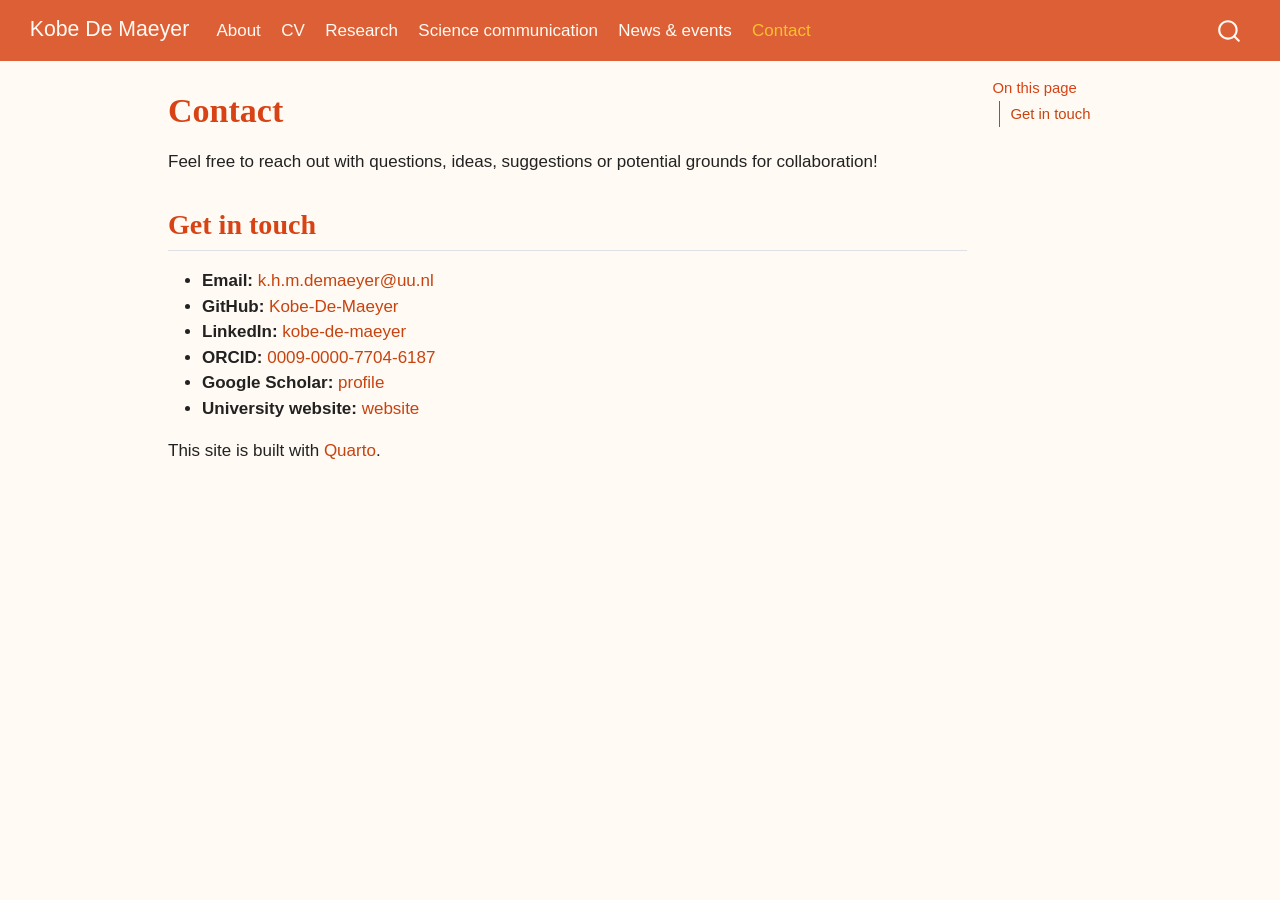
<file: contact.html>
<!DOCTYPE html>
<html xmlns="http://www.w3.org/1999/xhtml" lang="en" xml:lang="en"><head>

<meta charset="utf-8">
<meta name="generator" content="quarto-1.9.38">

<meta name="viewport" content="width=device-width, initial-scale=1.0, user-scalable=yes">


<title>Contact – Kobe De Maeyer</title>
<style>
/* Default styles provided by pandoc.
** See https://pandoc.org/MANUAL.html#variables-for-html for config info.
*/
code{white-space: pre-wrap;}
span.smallcaps{font-variant: small-caps;}
div.columns{display: flex; gap: min(4vw, 1.5em);}
div.column{flex: auto; overflow-x: auto;}
div.hanging-indent{margin-left: 1.5em; text-indent: -1.5em;}
ul.task-list{list-style: none;}
ul.task-list li input[type="checkbox"] {
  width: 0.8em;
  margin: 0 0.8em 0.2em -1em; /* quarto-specific, see https://github.com/quarto-dev/quarto-cli/issues/4556 */ 
  vertical-align: middle;
}
</style>


<script src="site_libs/quarto-nav/quarto-nav.js"></script>
<script src="site_libs/clipboard/clipboard.min.js"></script>
<script src="site_libs/quarto-search/autocomplete.umd.js"></script>
<script src="site_libs/quarto-search/fuse.min.js"></script>
<script src="site_libs/quarto-search/quarto-search.js"></script>
<meta name="quarto:offset" content="./">
<script src="site_libs/quarto-html/quarto.js" type="module"></script>
<script src="site_libs/quarto-html/tabsets/tabsets.js" type="module"></script>
<script src="site_libs/quarto-html/popper.min.js"></script>
<script src="site_libs/quarto-html/tippy.umd.min.js"></script>
<script src="site_libs/quarto-html/anchor.min.js"></script>
<link href="site_libs/quarto-html/tippy.css" rel="stylesheet">
<link href="site_libs/quarto-html/quarto-syntax-highlighting-15634bcf2e68342d4ad2dfa704d543f6.css" rel="stylesheet" id="quarto-text-highlighting-styles">
<script src="site_libs/bootstrap/bootstrap.min.js"></script>
<link href="site_libs/bootstrap/bootstrap-icons.css" rel="stylesheet">
<link href="site_libs/bootstrap/bootstrap-0545564b1dcf90bc650da264b3bb6396.min.css" rel="stylesheet" append-hash="true" id="quarto-bootstrap" data-mode="light">
<script id="quarto-search-options" type="application/json">{
  "location": "navbar",
  "copy-button": false,
  "collapse-after": 3,
  "panel-placement": "end",
  "type": "overlay",
  "limit": 50,
  "keyboard-shortcut": [
    "f",
    "/",
    "s"
  ],
  "show-item-context": false,
  "language": {
    "search-no-results-text": "No results",
    "search-matching-documents-text": "matching documents",
    "search-copy-link-title": "Copy link to search",
    "search-hide-matches-text": "Hide additional matches",
    "search-more-match-text": "more match in this document",
    "search-more-matches-text": "more matches in this document",
    "search-clear-button-title": "Clear",
    "search-text-placeholder": "",
    "search-detached-cancel-button-title": "Cancel",
    "search-submit-button-title": "Submit",
    "search-label": "Search"
  }
}</script>
<style>html{ scroll-behavior: smooth; }</style>


<link rel="stylesheet" href="styles.css">
</head>

<body class="nav-fixed quarto-light">

<div id="quarto-search-results"></div>
  <header id="quarto-header" class="headroom fixed-top">
    <nav class="navbar navbar-expand-lg " data-bs-theme="dark">
      <div class="navbar-container container-fluid">
      <div class="navbar-brand-container mx-auto">
    <a class="navbar-brand" href="./index.html">
    <span class="navbar-title">Kobe De Maeyer</span>
    </a>
  </div>
            <div id="quarto-search" class="" title="Search"></div>
          <button class="navbar-toggler" type="button" data-bs-toggle="collapse" data-bs-target="#navbarCollapse" aria-controls="navbarCollapse" role="menu" aria-expanded="false" aria-label="Toggle navigation" onclick="if (window.quartoToggleHeadroom) { window.quartoToggleHeadroom(); }">
  <span class="navbar-toggler-icon"></span>
</button>
          <div class="collapse navbar-collapse" id="navbarCollapse">
            <ul class="navbar-nav navbar-nav-scroll me-auto">
  <li class="nav-item">
    <a class="nav-link" href="./index.html"> 
<span class="menu-text">About</span></a>
  </li>  
  <li class="nav-item">
    <a class="nav-link" href="./cv.html"> 
<span class="menu-text">CV</span></a>
  </li>  
  <li class="nav-item">
    <a class="nav-link" href="./research.html"> 
<span class="menu-text">Research</span></a>
  </li>  
  <li class="nav-item">
    <a class="nav-link" href="./scicomm.html"> 
<span class="menu-text">Science communication</span></a>
  </li>  
  <li class="nav-item">
    <a class="nav-link" href="./news.html"> 
<span class="menu-text">News &amp; events</span></a>
  </li>  
  <li class="nav-item">
    <a class="nav-link active" href="./contact.html" aria-current="page"> 
<span class="menu-text">Contact</span></a>
  </li>  
</ul>
          </div> <!-- /navcollapse -->
            <div class="quarto-navbar-tools">
</div>
      </div> <!-- /container-fluid -->
    </nav>
</header>
<!-- content -->
<div id="quarto-content" class="quarto-container page-columns page-rows-contents page-layout-article page-navbar">
<!-- sidebar -->
<!-- margin-sidebar -->
    <div id="quarto-margin-sidebar" class="sidebar margin-sidebar">
        <nav id="TOC" role="doc-toc" class="toc-active">
    <h2 id="toc-title">On this page</h2>
   
  <ul>
  <li><a href="#get-in-touch" id="toc-get-in-touch" class="nav-link active" data-scroll-target="#get-in-touch">Get in touch</a></li>
  </ul>
</nav>
    </div>
<!-- main -->
<main class="content" id="quarto-document-content">

<header id="title-block-header" class="quarto-title-block default">
<div class="quarto-title">
<h1 class="title">Contact</h1>
</div>



<div class="quarto-title-meta">

    
  
    
  </div>
  


</header>


<p>Feel free to reach out with questions, ideas, suggestions or potential grounds for collaboration!</p>
<section id="get-in-touch" class="level2">
<h2 class="anchored" data-anchor-id="get-in-touch">Get in touch</h2>
<ul>
<li><strong>Email:</strong> <a href="mailto:k.h.m.demaeyer@uu.nl">k.h.m.demaeyer@uu.nl</a></li>
<li><strong>GitHub:</strong> <a href="https://github.com/Kobe-De-Maeyer">Kobe-De-Maeyer</a></li>
<li><strong>LinkedIn:</strong> <a href="https://www.linkedin.com/in/kobe-de-maeyer/">kobe-de-maeyer</a></li>
<li><strong>ORCID:</strong> <a href="https://orcid.org/0009-0000-7704-6187">0009-0000-7704-6187</a></li>
<li><strong>Google Scholar:</strong> <a href="https://scholar.google.ca/citations?user=7DX4s6gAAAAJ&amp;hl=en">profile</a></li>
<li><strong>University website:</strong> <a href="https://www.uu.nl/medewerkers/KHMDeMaeyer">website</a></li>
</ul>
<p>This site is built with <a href="https://quarto.org">Quarto</a>.</p>


</section>

</main> <!-- /main -->
<script id="quarto-html-after-body" type="application/javascript">
  window.document.addEventListener("DOMContentLoaded", function (event) {
    const icon = "";
    const anchorJS = new window.AnchorJS();
    anchorJS.options = {
      placement: 'right',
      icon: icon
    };
    anchorJS.add('.anchored');
    const isCodeAnnotation = (el) => {
      for (const clz of el.classList) {
        if (clz.startsWith('code-annotation-')) {                     
          return true;
        }
      }
      return false;
    }
    const onCopySuccess = function(e) {
      // button target
      const button = e.trigger;
      // don't keep focus
      button.blur();
      // flash "checked"
      button.classList.add('code-copy-button-checked');
      var currentTitle = button.getAttribute("title");
      button.setAttribute("title", "Copied!");
      let tooltip;
      if (window.bootstrap) {
        button.setAttribute("data-bs-toggle", "tooltip");
        button.setAttribute("data-bs-placement", "left");
        button.setAttribute("data-bs-title", "Copied!");
        tooltip = new bootstrap.Tooltip(button, 
          { trigger: "manual", 
            customClass: "code-copy-button-tooltip",
            offset: [0, -8]});
        tooltip.show();    
      }
      setTimeout(function() {
        if (tooltip) {
          tooltip.hide();
          button.removeAttribute("data-bs-title");
          button.removeAttribute("data-bs-toggle");
          button.removeAttribute("data-bs-placement");
        }
        button.setAttribute("title", currentTitle);
        button.classList.remove('code-copy-button-checked');
      }, 1000);
      // clear code selection
      e.clearSelection();
    }
    const getTextToCopy = function(trigger) {
      const outerScaffold = trigger.parentElement.cloneNode(true);
      const codeEl = outerScaffold.querySelector('code');
      for (const childEl of codeEl.children) {
        if (isCodeAnnotation(childEl)) {
          childEl.remove();
        }
      }
      return codeEl.innerText;
    }
    const clipboard = new window.ClipboardJS('.code-copy-button:not([data-in-quarto-modal])', {
      text: getTextToCopy
    });
    clipboard.on('success', onCopySuccess);
    if (window.document.getElementById('quarto-embedded-source-code-modal')) {
      const clipboardModal = new window.ClipboardJS('.code-copy-button[data-in-quarto-modal]', {
        text: getTextToCopy,
        container: window.document.getElementById('quarto-embedded-source-code-modal')
      });
      clipboardModal.on('success', onCopySuccess);
    }
      var localhostRegex = new RegExp(/^(?:http|https):\/\/localhost\:?[0-9]*\//);
      var mailtoRegex = new RegExp(/^mailto:/);
        var filterRegex = new RegExp("https:\/\/Kobe-De-Maeyer\.github\.io\/");
      var isInternal = (href) => {
          return filterRegex.test(href) || localhostRegex.test(href) || mailtoRegex.test(href);
      }
      // Inspect non-navigation links and adorn them if external
     var links = window.document.querySelectorAll('a[href]:not(.nav-link):not(.navbar-brand):not(.toc-action):not(.sidebar-link):not(.sidebar-item-toggle):not(.pagination-link):not(.no-external):not([aria-hidden]):not(.dropdown-item):not(.quarto-navigation-tool):not(.about-link)');
      for (var i=0; i<links.length; i++) {
        const link = links[i];
        if (!isInternal(link.href)) {
          // undo the damage that might have been done by quarto-nav.js in the case of
          // links that we want to consider external
          if (link.dataset.originalHref !== undefined) {
            link.href = link.dataset.originalHref;
          }
            // target, if specified
            link.setAttribute("target", "_blank");
            if (link.getAttribute("rel") === null) {
              link.setAttribute("rel", "noopener");
            }
        }
      }
    function tippyHover(el, contentFn, onTriggerFn, onUntriggerFn) {
      const config = {
        allowHTML: true,
        maxWidth: 500,
        delay: 100,
        arrow: false,
        appendTo: function(el) {
            return el.parentElement;
        },
        interactive: true,
        interactiveBorder: 10,
        theme: 'quarto',
        placement: 'bottom-start',
      };
      if (contentFn) {
        config.content = contentFn;
      }
      if (onTriggerFn) {
        config.onTrigger = onTriggerFn;
      }
      if (onUntriggerFn) {
        config.onUntrigger = onUntriggerFn;
      }
      window.tippy(el, config); 
    }
    const noterefs = window.document.querySelectorAll('a[role="doc-noteref"]');
    for (var i=0; i<noterefs.length; i++) {
      const ref = noterefs[i];
      tippyHover(ref, function() {
        // use id or data attribute instead here
        let href = ref.getAttribute('data-footnote-href') || ref.getAttribute('href');
        try { href = new URL(href).hash; } catch {}
        const id = href.replace(/^#\/?/, "");
        const note = window.document.getElementById(id);
        if (note) {
          return note.innerHTML;
        } else {
          return "";
        }
      });
    }
    const xrefs = window.document.querySelectorAll('a.quarto-xref');
    const processXRef = (id, note) => {
      // Strip column container classes
      const stripColumnClz = (el) => {
        el.classList.remove("page-full", "page-columns");
        if (el.children) {
          for (const child of el.children) {
            stripColumnClz(child);
          }
        }
      }
      stripColumnClz(note)
      if (id === null || id.startsWith('sec-')) {
        // Special case sections, only their first couple elements
        const container = document.createElement("div");
        if (note.children && note.children.length > 2) {
          container.appendChild(note.children[0].cloneNode(true));
          for (let i = 1; i < note.children.length; i++) {
            const child = note.children[i];
            if (child.tagName === "P" && child.innerText === "") {
              continue;
            } else {
              container.appendChild(child.cloneNode(true));
              break;
            }
          }
          if (window.Quarto?.typesetMath) {
            window.Quarto.typesetMath(container);
          }
          return container.innerHTML
        } else {
          if (window.Quarto?.typesetMath) {
            window.Quarto.typesetMath(note);
          }
          return note.innerHTML;
        }
      } else {
        // Remove any anchor links if they are present
        const anchorLink = note.querySelector('a.anchorjs-link');
        if (anchorLink) {
          anchorLink.remove();
        }
        if (window.Quarto?.typesetMath) {
          window.Quarto.typesetMath(note);
        }
        if (note.classList.contains("callout")) {
          return note.outerHTML;
        } else {
          return note.innerHTML;
        }
      }
    }
    for (var i=0; i<xrefs.length; i++) {
      const xref = xrefs[i];
      tippyHover(xref, undefined, function(instance) {
        instance.disable();
        let url = xref.getAttribute('href');
        let hash = undefined; 
        if (url.startsWith('#')) {
          hash = url;
        } else {
          try { hash = new URL(url).hash; } catch {}
        }
        if (hash) {
          const id = hash.replace(/^#\/?/, "");
          const note = window.document.getElementById(id);
          if (note !== null) {
            try {
              const html = processXRef(id, note.cloneNode(true));
              instance.setContent(html);
            } finally {
              instance.enable();
              instance.show();
            }
          } else {
            // See if we can fetch this
            fetch(url.split('#')[0])
            .then(res => res.text())
            .then(html => {
              const parser = new DOMParser();
              const htmlDoc = parser.parseFromString(html, "text/html");
              const note = htmlDoc.getElementById(id);
              if (note !== null) {
                const html = processXRef(id, note);
                instance.setContent(html);
              } 
            }).finally(() => {
              instance.enable();
              instance.show();
            });
          }
        } else {
          // See if we can fetch a full url (with no hash to target)
          // This is a special case and we should probably do some content thinning / targeting
          fetch(url)
          .then(res => res.text())
          .then(html => {
            const parser = new DOMParser();
            const htmlDoc = parser.parseFromString(html, "text/html");
            const note = htmlDoc.querySelector('main.content');
            if (note !== null) {
              // This should only happen for chapter cross references
              // (since there is no id in the URL)
              // remove the first header
              if (note.children.length > 0 && note.children[0].tagName === "HEADER") {
                note.children[0].remove();
              }
              const html = processXRef(null, note);
              instance.setContent(html);
            } 
          }).finally(() => {
            instance.enable();
            instance.show();
          });
        }
      }, function(instance) {
      });
    }
        let selectedAnnoteEl;
        const selectorForAnnotation = ( cell, annotation) => {
          let cellAttr = 'data-code-cell="' + cell + '"';
          let lineAttr = 'data-code-annotation="' +  annotation + '"';
          const selector = 'span[' + cellAttr + '][' + lineAttr + ']';
          return selector;
        }
        const selectCodeLines = (annoteEl) => {
          const doc = window.document;
          const targetCell = annoteEl.getAttribute("data-target-cell");
          const targetAnnotation = annoteEl.getAttribute("data-target-annotation");
          const annoteSpan = window.document.querySelector(selectorForAnnotation(targetCell, targetAnnotation));
          const lines = annoteSpan.getAttribute("data-code-lines").split(",");
          const lineIds = lines.map((line) => {
            return targetCell + "-" + line;
          })
          let top = null;
          let height = null;
          let parent = null;
          if (lineIds.length > 0) {
              //compute the position of the single el (top and bottom and make a div)
              const el = window.document.getElementById(lineIds[0]);
              top = el.offsetTop;
              height = el.offsetHeight;
              parent = el.parentElement.parentElement;
            if (lineIds.length > 1) {
              const lastEl = window.document.getElementById(lineIds[lineIds.length - 1]);
              const bottom = lastEl.offsetTop + lastEl.offsetHeight;
              height = bottom - top;
            }
            if (top !== null && height !== null && parent !== null) {
              // cook up a div (if necessary) and position it 
              let div = window.document.getElementById("code-annotation-line-highlight");
              if (div === null) {
                div = window.document.createElement("div");
                div.setAttribute("id", "code-annotation-line-highlight");
                div.style.position = 'absolute';
                parent.appendChild(div);
              }
              div.style.top = top - 2 + "px";
              div.style.height = height + 4 + "px";
              div.style.left = 0;
              let gutterDiv = window.document.getElementById("code-annotation-line-highlight-gutter");
              if (gutterDiv === null) {
                gutterDiv = window.document.createElement("div");
                gutterDiv.setAttribute("id", "code-annotation-line-highlight-gutter");
                gutterDiv.style.position = 'absolute';
                const codeCell = window.document.getElementById(targetCell);
                const gutter = codeCell.querySelector('.code-annotation-gutter');
                gutter.appendChild(gutterDiv);
              }
              gutterDiv.style.top = top - 2 + "px";
              gutterDiv.style.height = height + 4 + "px";
            }
            selectedAnnoteEl = annoteEl;
          }
        };
        const unselectCodeLines = () => {
          const elementsIds = ["code-annotation-line-highlight", "code-annotation-line-highlight-gutter"];
          elementsIds.forEach((elId) => {
            const div = window.document.getElementById(elId);
            if (div) {
              div.remove();
            }
          });
          selectedAnnoteEl = undefined;
        };
          // Handle positioning of the toggle
      window.addEventListener(
        "resize",
        throttle(() => {
          elRect = undefined;
          if (selectedAnnoteEl) {
            selectCodeLines(selectedAnnoteEl);
          }
        }, 10)
      );
      function throttle(fn, ms) {
      let throttle = false;
      let timer;
        return (...args) => {
          if(!throttle) { // first call gets through
              fn.apply(this, args);
              throttle = true;
          } else { // all the others get throttled
              if(timer) clearTimeout(timer); // cancel #2
              timer = setTimeout(() => {
                fn.apply(this, args);
                timer = throttle = false;
              }, ms);
          }
        };
      }
        // Attach click handler to the DT
        const annoteDls = window.document.querySelectorAll('dt[data-target-cell]');
        for (const annoteDlNode of annoteDls) {
          annoteDlNode.addEventListener('click', (event) => {
            const clickedEl = event.target;
            if (clickedEl !== selectedAnnoteEl) {
              unselectCodeLines();
              const activeEl = window.document.querySelector('dt[data-target-cell].code-annotation-active');
              if (activeEl) {
                activeEl.classList.remove('code-annotation-active');
              }
              selectCodeLines(clickedEl);
              clickedEl.classList.add('code-annotation-active');
            } else {
              // Unselect the line
              unselectCodeLines();
              clickedEl.classList.remove('code-annotation-active');
            }
          });
        }
    const findCites = (el) => {
      const parentEl = el.parentElement;
      if (parentEl) {
        const cites = parentEl.dataset.cites;
        if (cites) {
          return {
            el,
            cites: cites.split(' ')
          };
        } else {
          return findCites(el.parentElement)
        }
      } else {
        return undefined;
      }
    };
    var bibliorefs = window.document.querySelectorAll('a[role="doc-biblioref"]');
    for (var i=0; i<bibliorefs.length; i++) {
      const ref = bibliorefs[i];
      const citeInfo = findCites(ref);
      if (citeInfo) {
        tippyHover(citeInfo.el, function() {
          var popup = window.document.createElement('div');
          citeInfo.cites.forEach(function(cite) {
            var citeDiv = window.document.createElement('div');
            citeDiv.classList.add('hanging-indent');
            citeDiv.classList.add('csl-entry');
            var biblioDiv = window.document.getElementById('ref-' + cite);
            if (biblioDiv) {
              citeDiv.innerHTML = biblioDiv.innerHTML;
            }
            popup.appendChild(citeDiv);
          });
          return popup.innerHTML;
        });
      }
    }
  });
  </script>
</div> <!-- /content -->




<script src="site_libs/quarto-html/zenscroll-min.js"></script>
</body></html>
</file>
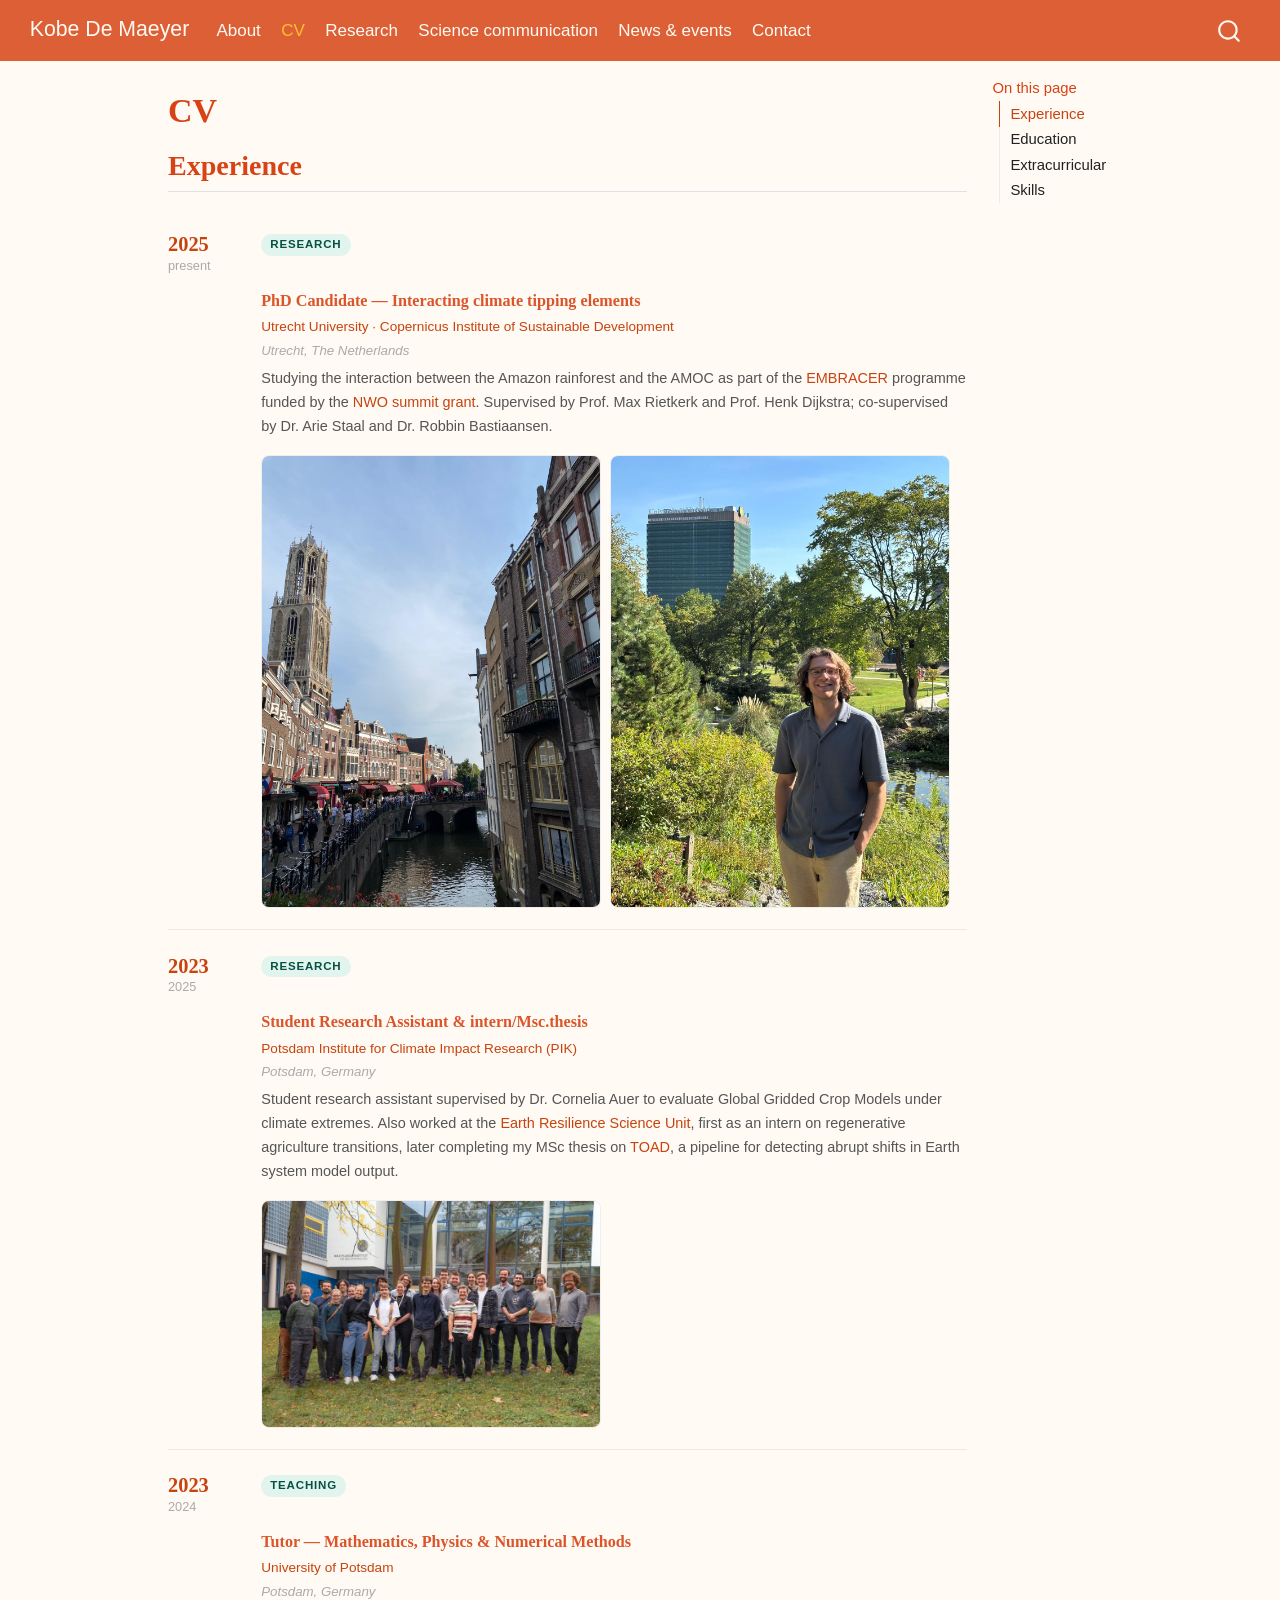
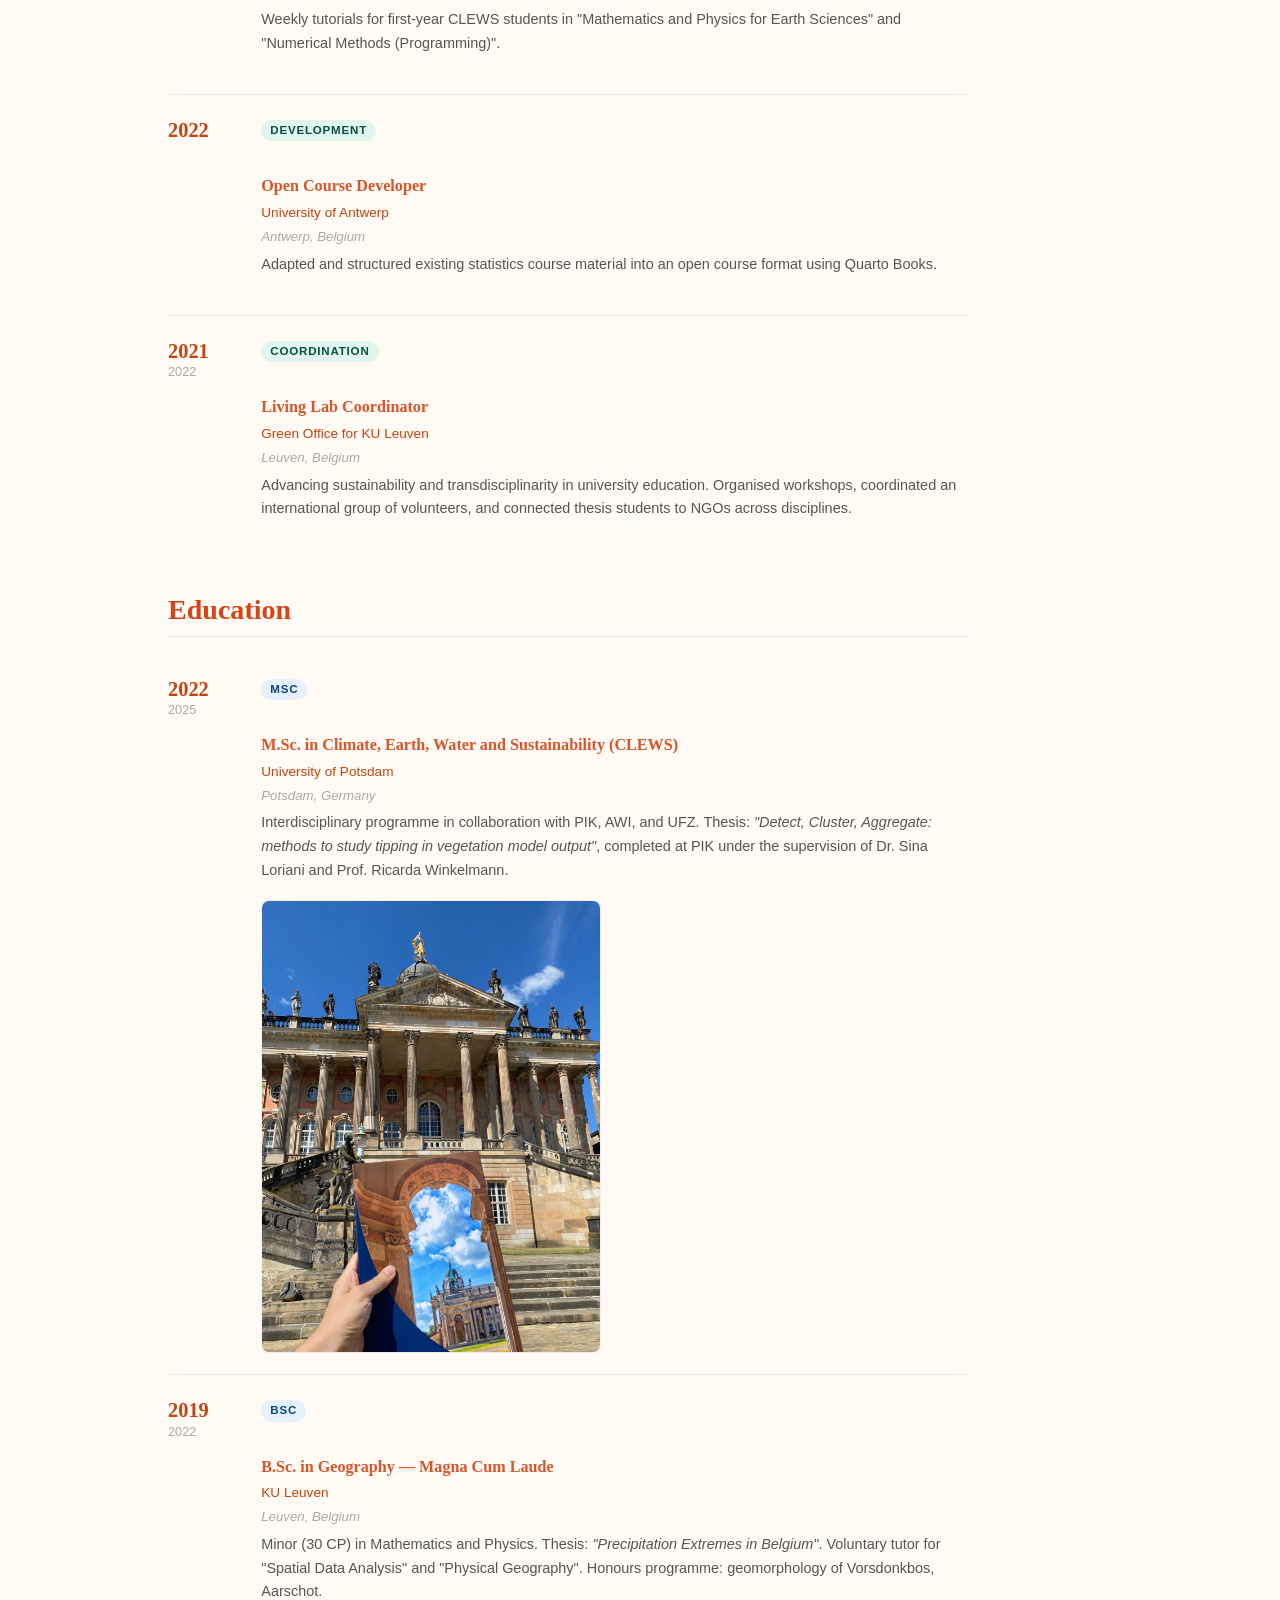
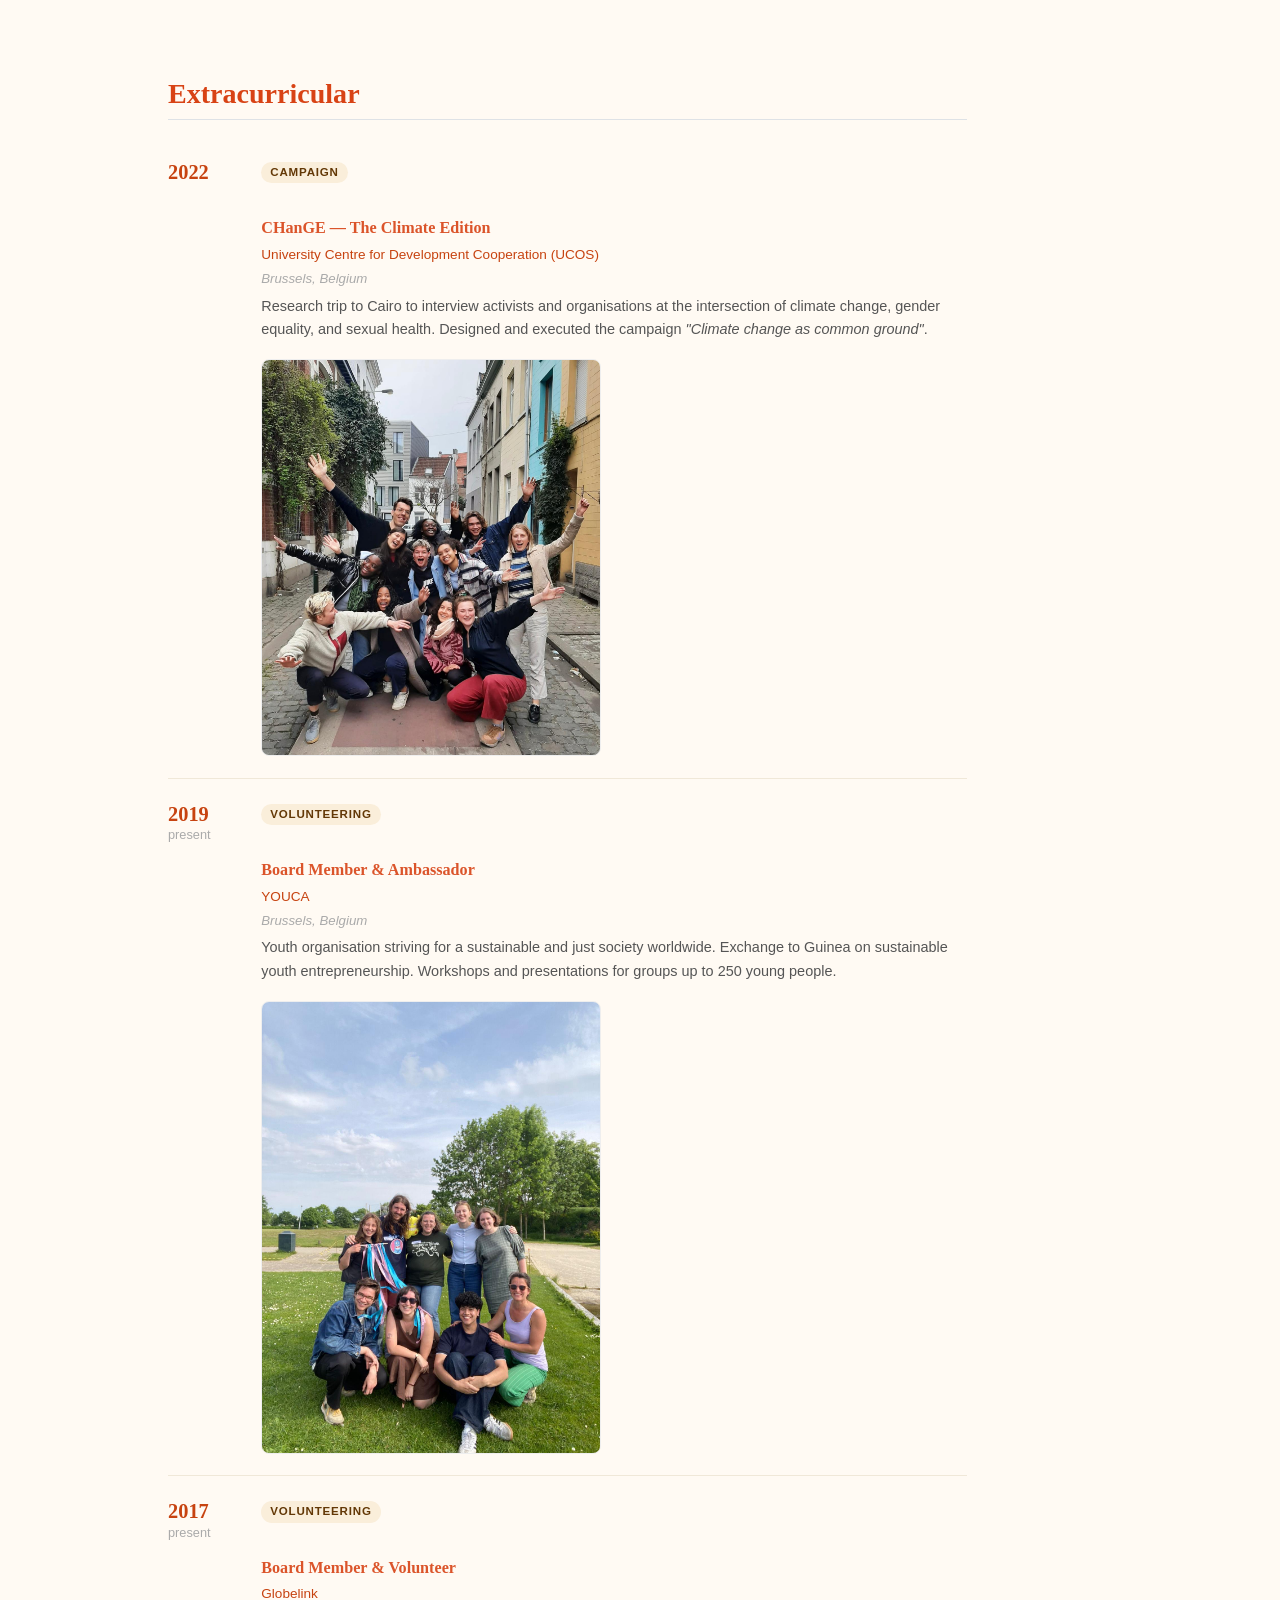
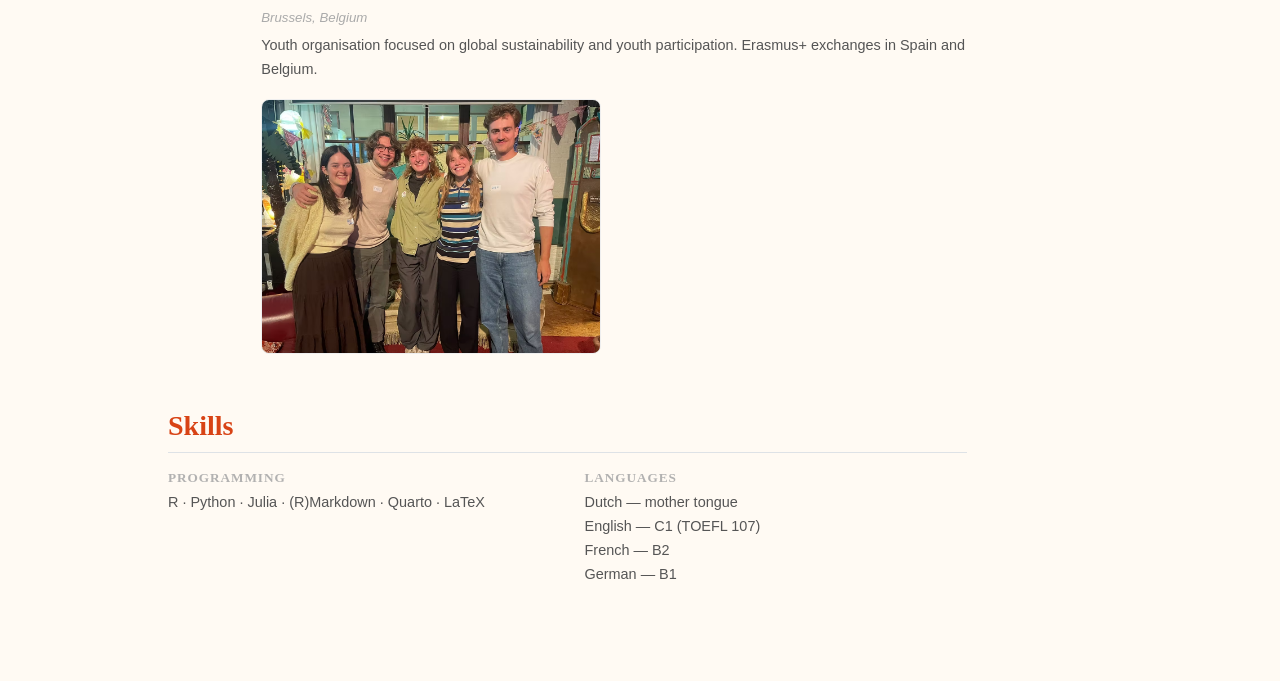
<file: cv.html>
<!DOCTYPE html>
<html xmlns="http://www.w3.org/1999/xhtml" lang="en" xml:lang="en"><head>

<meta charset="utf-8">
<meta name="generator" content="quarto-1.9.38">

<meta name="viewport" content="width=device-width, initial-scale=1.0, user-scalable=yes">


<title>CV – Kobe De Maeyer</title>
<style>
/* Default styles provided by pandoc.
** See https://pandoc.org/MANUAL.html#variables-for-html for config info.
*/
code{white-space: pre-wrap;}
span.smallcaps{font-variant: small-caps;}
div.columns{display: flex; gap: min(4vw, 1.5em);}
div.column{flex: auto; overflow-x: auto;}
div.hanging-indent{margin-left: 1.5em; text-indent: -1.5em;}
ul.task-list{list-style: none;}
ul.task-list li input[type="checkbox"] {
  width: 0.8em;
  margin: 0 0.8em 0.2em -1em; /* quarto-specific, see https://github.com/quarto-dev/quarto-cli/issues/4556 */ 
  vertical-align: middle;
}
</style>


<script src="site_libs/quarto-nav/quarto-nav.js"></script>
<script src="site_libs/clipboard/clipboard.min.js"></script>
<script src="site_libs/quarto-search/autocomplete.umd.js"></script>
<script src="site_libs/quarto-search/fuse.min.js"></script>
<script src="site_libs/quarto-search/quarto-search.js"></script>
<meta name="quarto:offset" content="./">
<script src="site_libs/quarto-html/quarto.js" type="module"></script>
<script src="site_libs/quarto-html/tabsets/tabsets.js" type="module"></script>
<script src="site_libs/quarto-html/popper.min.js"></script>
<script src="site_libs/quarto-html/tippy.umd.min.js"></script>
<script src="site_libs/quarto-html/anchor.min.js"></script>
<link href="site_libs/quarto-html/tippy.css" rel="stylesheet">
<link href="site_libs/quarto-html/quarto-syntax-highlighting-15634bcf2e68342d4ad2dfa704d543f6.css" rel="stylesheet" id="quarto-text-highlighting-styles">
<script src="site_libs/bootstrap/bootstrap.min.js"></script>
<link href="site_libs/bootstrap/bootstrap-icons.css" rel="stylesheet">
<link href="site_libs/bootstrap/bootstrap-0545564b1dcf90bc650da264b3bb6396.min.css" rel="stylesheet" append-hash="true" id="quarto-bootstrap" data-mode="light">
<script id="quarto-search-options" type="application/json">{
  "location": "navbar",
  "copy-button": false,
  "collapse-after": 3,
  "panel-placement": "end",
  "type": "overlay",
  "limit": 50,
  "keyboard-shortcut": [
    "f",
    "/",
    "s"
  ],
  "show-item-context": false,
  "language": {
    "search-no-results-text": "No results",
    "search-matching-documents-text": "matching documents",
    "search-copy-link-title": "Copy link to search",
    "search-hide-matches-text": "Hide additional matches",
    "search-more-match-text": "more match in this document",
    "search-more-matches-text": "more matches in this document",
    "search-clear-button-title": "Clear",
    "search-text-placeholder": "",
    "search-detached-cancel-button-title": "Cancel",
    "search-submit-button-title": "Submit",
    "search-label": "Search"
  }
}</script>
<style>html{ scroll-behavior: smooth; }</style>


<link rel="stylesheet" href="styles.css">
</head>

<body class="nav-fixed quarto-light">

<div id="quarto-search-results"></div>
  <header id="quarto-header" class="headroom fixed-top">
    <nav class="navbar navbar-expand-lg " data-bs-theme="dark">
      <div class="navbar-container container-fluid">
      <div class="navbar-brand-container mx-auto">
    <a class="navbar-brand" href="./index.html">
    <span class="navbar-title">Kobe De Maeyer</span>
    </a>
  </div>
            <div id="quarto-search" class="" title="Search"></div>
          <button class="navbar-toggler" type="button" data-bs-toggle="collapse" data-bs-target="#navbarCollapse" aria-controls="navbarCollapse" role="menu" aria-expanded="false" aria-label="Toggle navigation" onclick="if (window.quartoToggleHeadroom) { window.quartoToggleHeadroom(); }">
  <span class="navbar-toggler-icon"></span>
</button>
          <div class="collapse navbar-collapse" id="navbarCollapse">
            <ul class="navbar-nav navbar-nav-scroll me-auto">
  <li class="nav-item">
    <a class="nav-link" href="./index.html"> 
<span class="menu-text">About</span></a>
  </li>  
  <li class="nav-item">
    <a class="nav-link active" href="./cv.html" aria-current="page"> 
<span class="menu-text">CV</span></a>
  </li>  
  <li class="nav-item">
    <a class="nav-link" href="./research.html"> 
<span class="menu-text">Research</span></a>
  </li>  
  <li class="nav-item">
    <a class="nav-link" href="./scicomm.html"> 
<span class="menu-text">Science communication</span></a>
  </li>  
  <li class="nav-item">
    <a class="nav-link" href="./news.html"> 
<span class="menu-text">News &amp; events</span></a>
  </li>  
  <li class="nav-item">
    <a class="nav-link" href="./contact.html"> 
<span class="menu-text">Contact</span></a>
  </li>  
</ul>
          </div> <!-- /navcollapse -->
            <div class="quarto-navbar-tools">
</div>
      </div> <!-- /container-fluid -->
    </nav>
</header>
<!-- content -->
<div id="quarto-content" class="quarto-container page-columns page-rows-contents page-layout-article page-navbar">
<!-- sidebar -->
<!-- margin-sidebar -->
    <div id="quarto-margin-sidebar" class="sidebar margin-sidebar">
        <nav id="TOC" role="doc-toc" class="toc-active">
    <h2 id="toc-title">On this page</h2>
   
  <ul>
  <li><a href="#experience" id="toc-experience" class="nav-link active" data-scroll-target="#experience">Experience</a></li>
  <li><a href="#education" id="toc-education" class="nav-link" data-scroll-target="#education">Education</a></li>
  <li><a href="#extracurricular" id="toc-extracurricular" class="nav-link" data-scroll-target="#extracurricular">Extracurricular</a></li>
  <li><a href="#skills" id="toc-skills" class="nav-link" data-scroll-target="#skills">Skills</a></li>
  </ul>
</nav>
    </div>
<!-- main -->
<main class="content" id="quarto-document-content">

<header id="title-block-header" class="quarto-title-block default">
<div class="quarto-title">
<h1 class="title">CV</h1>
</div>



<div class="quarto-title-meta">

    
  
    
  </div>
  


</header>


<style>
.cv-tag {
  display: inline-block;
  font-size: 0.68rem;
  font-weight: 600;
  text-transform: uppercase;
  letter-spacing: 0.07em;
  padding: 2px 9px;
  border-radius: 100px;
  margin-bottom: 0.45rem;
}
.cv-tag-experience      { background: #e1f5ee; color: #085041; }
.cv-tag-education       { background: #e6f1fb; color: #0c447c; }
.cv-tag-extracurricular { background: #faeeda; color: #633806; }

.cv-institution {
  font-size: 0.8rem;
  font-weight: 500;
  color: #c74310;
  margin-bottom: 0.2rem;
}

.cv-location {
  font-size: 0.78rem;
  color: #aaa;
  font-style: italic;
  margin-bottom: 0.35rem;
}

.cv-download {
  margin-bottom: 2rem;
}

.cv-download a {
  font-size: 0.82rem;
  font-weight: 500;
  color: #c74310;
  border: 1.5px solid #c74310;
  border-radius: 4px;
  padding: 0.35rem 0.85rem;
}

.cv-download a:hover {
  background: #c74310;
  color: #fffaf3;
}

.cv-skills {
  display: grid;
  grid-template-columns: 1fr 1fr;
  gap: 1.5rem 2rem;
  margin-top: 1rem;
  font-size: 0.85rem;
  color: #555;
  line-height: 1.65;
}

.cv-skills h4 {
  font-size: 0.78rem;
  font-weight: 600;
  text-transform: uppercase;
  letter-spacing: 0.07em;
  color: #aaa;
  margin: 0 0 0.35rem 0;
}

@media (max-width: 580px) {
  .cv-skills { grid-template-columns: 1fr; }
}
</style>
<section id="experience" class="level2">
<h2 class="anchored" data-anchor-id="experience">Experience</h2>
<div class="news-feed">

  <div class="news-item">
    <div class="news-date">
      <span class="news-month">2025</span>
      <span class="news-year">present</span>
    </div>
    <div class="news-content">
      <span class="cv-tag cv-tag-experience">Research</span>
      <h3 class="anchored">PhD Candidate — Interacting climate tipping elements</h3>
      <div class="cv-institution">Utrecht University · Copernicus Institute of Sustainable Development</div>
      <div class="cv-location">Utrecht, The Netherlands</div>
      <p>Studying the interaction between the Amazon rainforest and the AMOC as part of the <a href="https://embracer.nl/" target="_blank">EMBRACER</a> programme funded by the <a href="https://www.nwo.nl/en/projects/summit1034/" target="_blank">NWO summit grant</a>. Supervised by Prof. Max Rietkerk and Prof. Henk Dijkstra; co-supervised by Dr. Arie Staal and Dr. Robbin Bastiaansen.</p>
      <div class="news-img">
  <div style="display:flex; gap:0.5rem;">
    <img src="images/personal/Utrecht.jpeg" alt="..." style="width:50%; border-radius:8px; border:1px solid #eee;">
    <img src="images/personal/UU_start.jpeg" alt="..." style="width:50%; border-radius:8px; border:1px solid #eee;">
  </div>
</div>
    </div>
  </div>

  <div class="news-item">
    <div class="news-date">
      <span class="news-month">2023</span>
      <span class="news-year">2025</span>
    </div>
    <div class="news-content">
      <span class="cv-tag cv-tag-experience">Research</span>
      <h3 class="anchored">Student Research Assistant &amp; intern/Msc.thesis</h3>
      <div class="cv-institution">Potsdam Institute for Climate Impact Research (PIK)</div>
      <div class="cv-location">Potsdam, Germany</div>
      <p>Student research assistant supervised by Dr. Cornelia Auer to evaluate Global Gridded Crop Models under climate extremes. Also worked at the <a href="https://www.pik-potsdam.de/en/institute/futurelabs-science-units/ersu/ersu" target="_blank">Earth Resilience Science Unit</a>, first as an intern on regenerative agriculture transitions, later completing my MSc thesis on <a href="https://github.com/tipmip-methods/toad/tree/v1.0.0" target="_blank">TOAD</a>, a pipeline for detecting abrupt shifts in Earth system model output.</p>
      <div class="news-img">
  <img src="images/personal/ERSU.jpeg" alt="Brief description">
      </div>
    </div>
  </div>

  <div class="news-item">
    <div class="news-date">
      <span class="news-month">2023</span>
      <span class="news-year">2024</span>
    </div>
    <div class="news-content">
      <span class="cv-tag cv-tag-experience">Teaching</span>
      <h3 class="anchored">Tutor — Mathematics, Physics &amp; Numerical Methods</h3>
      <div class="cv-institution">University of Potsdam</div>
      <div class="cv-location">Potsdam, Germany</div>
      <p>Weekly tutorials for first-year CLEWS students in "Mathematics and Physics for Earth Sciences" and "Numerical Methods (Programming)".</p>
    </div>
  </div>

  <div class="news-item">
    <div class="news-date">
      <span class="news-month">2022</span>
      <span class="news-year"></span>
    </div>
    <div class="news-content">
      <span class="cv-tag cv-tag-experience">Development</span>
      <h3 class="anchored">Open Course Developer</h3>
      <div class="cv-institution">University of Antwerp</div>
      <div class="cv-location">Antwerp, Belgium</div>
      <p>Adapted and structured existing statistics course material into an open course format using Quarto Books.</p>
    </div>
  </div>

  <div class="news-item">
    <div class="news-date">
      <span class="news-month">2021</span>
      <span class="news-year">2022</span>
    </div>
    <div class="news-content">
      <span class="cv-tag cv-tag-experience">Coordination</span>
      <h3 class="anchored">Living Lab Coordinator</h3>
      <div class="cv-institution">Green Office for KU Leuven</div>
      <div class="cv-location">Leuven, Belgium</div>
      <p>Advancing sustainability and transdisciplinarity in university education. Organised workshops, coordinated an international group of volunteers, and connected thesis students to NGOs across disciplines.</p>
    </div>
  </div>

</div>
</section>
<section id="education" class="level2">
<h2 class="anchored" data-anchor-id="education">Education</h2>
<div class="news-feed">

  <div class="news-item">
    <div class="news-date">
      <span class="news-month">2022</span>
      <span class="news-year">2025</span>
    </div>
    <div class="news-content">
      <span class="cv-tag cv-tag-education">MSc</span>
      <h3 class="anchored">M.Sc. in Climate, Earth, Water and Sustainability (CLEWS)</h3>
      <div class="cv-institution">University of Potsdam</div>
      <div class="cv-location">Potsdam, Germany</div>
      <p>Interdisciplinary programme in collaboration with PIK, AWI, and UFZ. Thesis: <em>"Detect, Cluster, Aggregate: methods to study tipping in vegetation model output"</em>, completed at PIK under the supervision of Dr. Sina Loriani and Prof. Ricarda Winkelmann.</p>
      <div class="news-img">
  <img src="images/personal/Graduation_CLEWS.jpeg" alt="Brief description">
      </div>
    </div>
  </div>

  <div class="news-item">
    <div class="news-date">
      <span class="news-month">2019</span>
      <span class="news-year">2022</span>
    </div>
    <div class="news-content">
      <span class="cv-tag cv-tag-education">BSc</span>
      <h3 class="anchored">B.Sc. in Geography — Magna Cum Laude</h3>
      <div class="cv-institution">KU Leuven</div>
      <div class="cv-location">Leuven, Belgium</div>
      <p>Minor (30 CP) in Mathematics and Physics. Thesis: <em>"Precipitation Extremes in Belgium"</em>. Voluntary tutor for "Spatial Data Analysis" and "Physical Geography". Honours programme: geomorphology of Vorsdonkbos, Aarschot.</p>
    </div>
  </div>

</div>
</section>
<section id="extracurricular" class="level2">
<h2 class="anchored" data-anchor-id="extracurricular">Extracurricular</h2>
<div class="news-feed">

  <div class="news-item">
    <div class="news-date">
      <span class="news-month">2022</span>
      <span class="news-year"></span>
    </div>
    <div class="news-content">
      <span class="cv-tag cv-tag-extracurricular">Campaign</span>
      <h3 class="anchored">CHanGE — The Climate Edition</h3>
      <div class="cv-institution">University Centre for Development Cooperation (UCOS)</div>
      <div class="cv-location">Brussels, Belgium</div>
      <p>Research trip to Cairo to interview activists and organisations at the intersection of climate change, gender equality, and sexual health. Designed and executed the campaign <em>"Climate change as common ground"</em>.</p>
      <div class="news-img">
  <img src="images/personal/CHANGE.jpeg" alt="Brief description">
      </div>
    </div>
  </div>

  <div class="news-item">
    <div class="news-date">
      <span class="news-month">2019</span>
      <span class="news-year">present</span>
    </div>
    <div class="news-content">
      <span class="cv-tag cv-tag-extracurricular">Volunteering</span>
      <h3 class="anchored">Board Member &amp; Ambassador</h3>
      <div class="cv-institution"><a href="https://www.youca.be/" target="_blank">YOUCA</a></div>
      <div class="cv-location">Brussels, Belgium</div>
      <p>Youth organisation striving for a sustainable and just society worldwide. Exchange to Guinea on sustainable youth entrepreneurship. Workshops and presentations for groups up to 250 young people.</p>
      <div class="news-img">
  <img src="images/personal/rvb_YOUCA.jpeg" alt="Brief description">
  </div>
    </div>
  </div>

  <div class="news-item">
    <div class="news-date">
      <span class="news-month">2017</span>
      <span class="news-year">present</span>
    </div>
    <div class="news-content">
      <span class="cv-tag cv-tag-extracurricular">Volunteering</span>
      <h3 class="anchored">Board Member &amp; Volunteer</h3>
      <div class="cv-institution"><a href="https://www.globelink.be/" target="_blank">Globelink</a></div>
      <div class="cv-location">Brussels, Belgium</div>
      <p>Youth organisation focused on global sustainability and youth participation. Erasmus+ exchanges in Spain and Belgium.</p>
      <div class="news-img">
  <img src="images/personal/rvb_globelink.avif" alt="Brief description">
  </div>
    </div>
  </div>

</div>
</section>
<section id="skills" class="level2">
<h2 class="anchored" data-anchor-id="skills">Skills</h2>
<div class="cv-skills">
  <div>
    <h4 class="anchored">Programming</h4>
    <p>R · Python · Julia · (R)Markdown · Quarto · LaTeX</p>
  </div>
  <div>
    <h4 class="anchored">Languages</h4>
    <p>
      Dutch — mother tongue<br>
      English — C1 (TOEFL 107)<br>
      French — B2<br>
      German — B1
    </p>
  </div>
</div>


</section>

</main> <!-- /main -->
<script id="quarto-html-after-body" type="application/javascript">
  window.document.addEventListener("DOMContentLoaded", function (event) {
    const icon = "";
    const anchorJS = new window.AnchorJS();
    anchorJS.options = {
      placement: 'right',
      icon: icon
    };
    anchorJS.add('.anchored');
    const isCodeAnnotation = (el) => {
      for (const clz of el.classList) {
        if (clz.startsWith('code-annotation-')) {                     
          return true;
        }
      }
      return false;
    }
    const onCopySuccess = function(e) {
      // button target
      const button = e.trigger;
      // don't keep focus
      button.blur();
      // flash "checked"
      button.classList.add('code-copy-button-checked');
      var currentTitle = button.getAttribute("title");
      button.setAttribute("title", "Copied!");
      let tooltip;
      if (window.bootstrap) {
        button.setAttribute("data-bs-toggle", "tooltip");
        button.setAttribute("data-bs-placement", "left");
        button.setAttribute("data-bs-title", "Copied!");
        tooltip = new bootstrap.Tooltip(button, 
          { trigger: "manual", 
            customClass: "code-copy-button-tooltip",
            offset: [0, -8]});
        tooltip.show();    
      }
      setTimeout(function() {
        if (tooltip) {
          tooltip.hide();
          button.removeAttribute("data-bs-title");
          button.removeAttribute("data-bs-toggle");
          button.removeAttribute("data-bs-placement");
        }
        button.setAttribute("title", currentTitle);
        button.classList.remove('code-copy-button-checked');
      }, 1000);
      // clear code selection
      e.clearSelection();
    }
    const getTextToCopy = function(trigger) {
      const outerScaffold = trigger.parentElement.cloneNode(true);
      const codeEl = outerScaffold.querySelector('code');
      for (const childEl of codeEl.children) {
        if (isCodeAnnotation(childEl)) {
          childEl.remove();
        }
      }
      return codeEl.innerText;
    }
    const clipboard = new window.ClipboardJS('.code-copy-button:not([data-in-quarto-modal])', {
      text: getTextToCopy
    });
    clipboard.on('success', onCopySuccess);
    if (window.document.getElementById('quarto-embedded-source-code-modal')) {
      const clipboardModal = new window.ClipboardJS('.code-copy-button[data-in-quarto-modal]', {
        text: getTextToCopy,
        container: window.document.getElementById('quarto-embedded-source-code-modal')
      });
      clipboardModal.on('success', onCopySuccess);
    }
      var localhostRegex = new RegExp(/^(?:http|https):\/\/localhost\:?[0-9]*\//);
      var mailtoRegex = new RegExp(/^mailto:/);
        var filterRegex = new RegExp("https:\/\/Kobe-De-Maeyer\.github\.io\/");
      var isInternal = (href) => {
          return filterRegex.test(href) || localhostRegex.test(href) || mailtoRegex.test(href);
      }
      // Inspect non-navigation links and adorn them if external
     var links = window.document.querySelectorAll('a[href]:not(.nav-link):not(.navbar-brand):not(.toc-action):not(.sidebar-link):not(.sidebar-item-toggle):not(.pagination-link):not(.no-external):not([aria-hidden]):not(.dropdown-item):not(.quarto-navigation-tool):not(.about-link)');
      for (var i=0; i<links.length; i++) {
        const link = links[i];
        if (!isInternal(link.href)) {
          // undo the damage that might have been done by quarto-nav.js in the case of
          // links that we want to consider external
          if (link.dataset.originalHref !== undefined) {
            link.href = link.dataset.originalHref;
          }
            // target, if specified
            link.setAttribute("target", "_blank");
            if (link.getAttribute("rel") === null) {
              link.setAttribute("rel", "noopener");
            }
        }
      }
    function tippyHover(el, contentFn, onTriggerFn, onUntriggerFn) {
      const config = {
        allowHTML: true,
        maxWidth: 500,
        delay: 100,
        arrow: false,
        appendTo: function(el) {
            return el.parentElement;
        },
        interactive: true,
        interactiveBorder: 10,
        theme: 'quarto',
        placement: 'bottom-start',
      };
      if (contentFn) {
        config.content = contentFn;
      }
      if (onTriggerFn) {
        config.onTrigger = onTriggerFn;
      }
      if (onUntriggerFn) {
        config.onUntrigger = onUntriggerFn;
      }
      window.tippy(el, config); 
    }
    const noterefs = window.document.querySelectorAll('a[role="doc-noteref"]');
    for (var i=0; i<noterefs.length; i++) {
      const ref = noterefs[i];
      tippyHover(ref, function() {
        // use id or data attribute instead here
        let href = ref.getAttribute('data-footnote-href') || ref.getAttribute('href');
        try { href = new URL(href).hash; } catch {}
        const id = href.replace(/^#\/?/, "");
        const note = window.document.getElementById(id);
        if (note) {
          return note.innerHTML;
        } else {
          return "";
        }
      });
    }
    const xrefs = window.document.querySelectorAll('a.quarto-xref');
    const processXRef = (id, note) => {
      // Strip column container classes
      const stripColumnClz = (el) => {
        el.classList.remove("page-full", "page-columns");
        if (el.children) {
          for (const child of el.children) {
            stripColumnClz(child);
          }
        }
      }
      stripColumnClz(note)
      if (id === null || id.startsWith('sec-')) {
        // Special case sections, only their first couple elements
        const container = document.createElement("div");
        if (note.children && note.children.length > 2) {
          container.appendChild(note.children[0].cloneNode(true));
          for (let i = 1; i < note.children.length; i++) {
            const child = note.children[i];
            if (child.tagName === "P" && child.innerText === "") {
              continue;
            } else {
              container.appendChild(child.cloneNode(true));
              break;
            }
          }
          if (window.Quarto?.typesetMath) {
            window.Quarto.typesetMath(container);
          }
          return container.innerHTML
        } else {
          if (window.Quarto?.typesetMath) {
            window.Quarto.typesetMath(note);
          }
          return note.innerHTML;
        }
      } else {
        // Remove any anchor links if they are present
        const anchorLink = note.querySelector('a.anchorjs-link');
        if (anchorLink) {
          anchorLink.remove();
        }
        if (window.Quarto?.typesetMath) {
          window.Quarto.typesetMath(note);
        }
        if (note.classList.contains("callout")) {
          return note.outerHTML;
        } else {
          return note.innerHTML;
        }
      }
    }
    for (var i=0; i<xrefs.length; i++) {
      const xref = xrefs[i];
      tippyHover(xref, undefined, function(instance) {
        instance.disable();
        let url = xref.getAttribute('href');
        let hash = undefined; 
        if (url.startsWith('#')) {
          hash = url;
        } else {
          try { hash = new URL(url).hash; } catch {}
        }
        if (hash) {
          const id = hash.replace(/^#\/?/, "");
          const note = window.document.getElementById(id);
          if (note !== null) {
            try {
              const html = processXRef(id, note.cloneNode(true));
              instance.setContent(html);
            } finally {
              instance.enable();
              instance.show();
            }
          } else {
            // See if we can fetch this
            fetch(url.split('#')[0])
            .then(res => res.text())
            .then(html => {
              const parser = new DOMParser();
              const htmlDoc = parser.parseFromString(html, "text/html");
              const note = htmlDoc.getElementById(id);
              if (note !== null) {
                const html = processXRef(id, note);
                instance.setContent(html);
              } 
            }).finally(() => {
              instance.enable();
              instance.show();
            });
          }
        } else {
          // See if we can fetch a full url (with no hash to target)
          // This is a special case and we should probably do some content thinning / targeting
          fetch(url)
          .then(res => res.text())
          .then(html => {
            const parser = new DOMParser();
            const htmlDoc = parser.parseFromString(html, "text/html");
            const note = htmlDoc.querySelector('main.content');
            if (note !== null) {
              // This should only happen for chapter cross references
              // (since there is no id in the URL)
              // remove the first header
              if (note.children.length > 0 && note.children[0].tagName === "HEADER") {
                note.children[0].remove();
              }
              const html = processXRef(null, note);
              instance.setContent(html);
            } 
          }).finally(() => {
            instance.enable();
            instance.show();
          });
        }
      }, function(instance) {
      });
    }
        let selectedAnnoteEl;
        const selectorForAnnotation = ( cell, annotation) => {
          let cellAttr = 'data-code-cell="' + cell + '"';
          let lineAttr = 'data-code-annotation="' +  annotation + '"';
          const selector = 'span[' + cellAttr + '][' + lineAttr + ']';
          return selector;
        }
        const selectCodeLines = (annoteEl) => {
          const doc = window.document;
          const targetCell = annoteEl.getAttribute("data-target-cell");
          const targetAnnotation = annoteEl.getAttribute("data-target-annotation");
          const annoteSpan = window.document.querySelector(selectorForAnnotation(targetCell, targetAnnotation));
          const lines = annoteSpan.getAttribute("data-code-lines").split(",");
          const lineIds = lines.map((line) => {
            return targetCell + "-" + line;
          })
          let top = null;
          let height = null;
          let parent = null;
          if (lineIds.length > 0) {
              //compute the position of the single el (top and bottom and make a div)
              const el = window.document.getElementById(lineIds[0]);
              top = el.offsetTop;
              height = el.offsetHeight;
              parent = el.parentElement.parentElement;
            if (lineIds.length > 1) {
              const lastEl = window.document.getElementById(lineIds[lineIds.length - 1]);
              const bottom = lastEl.offsetTop + lastEl.offsetHeight;
              height = bottom - top;
            }
            if (top !== null && height !== null && parent !== null) {
              // cook up a div (if necessary) and position it 
              let div = window.document.getElementById("code-annotation-line-highlight");
              if (div === null) {
                div = window.document.createElement("div");
                div.setAttribute("id", "code-annotation-line-highlight");
                div.style.position = 'absolute';
                parent.appendChild(div);
              }
              div.style.top = top - 2 + "px";
              div.style.height = height + 4 + "px";
              div.style.left = 0;
              let gutterDiv = window.document.getElementById("code-annotation-line-highlight-gutter");
              if (gutterDiv === null) {
                gutterDiv = window.document.createElement("div");
                gutterDiv.setAttribute("id", "code-annotation-line-highlight-gutter");
                gutterDiv.style.position = 'absolute';
                const codeCell = window.document.getElementById(targetCell);
                const gutter = codeCell.querySelector('.code-annotation-gutter');
                gutter.appendChild(gutterDiv);
              }
              gutterDiv.style.top = top - 2 + "px";
              gutterDiv.style.height = height + 4 + "px";
            }
            selectedAnnoteEl = annoteEl;
          }
        };
        const unselectCodeLines = () => {
          const elementsIds = ["code-annotation-line-highlight", "code-annotation-line-highlight-gutter"];
          elementsIds.forEach((elId) => {
            const div = window.document.getElementById(elId);
            if (div) {
              div.remove();
            }
          });
          selectedAnnoteEl = undefined;
        };
          // Handle positioning of the toggle
      window.addEventListener(
        "resize",
        throttle(() => {
          elRect = undefined;
          if (selectedAnnoteEl) {
            selectCodeLines(selectedAnnoteEl);
          }
        }, 10)
      );
      function throttle(fn, ms) {
      let throttle = false;
      let timer;
        return (...args) => {
          if(!throttle) { // first call gets through
              fn.apply(this, args);
              throttle = true;
          } else { // all the others get throttled
              if(timer) clearTimeout(timer); // cancel #2
              timer = setTimeout(() => {
                fn.apply(this, args);
                timer = throttle = false;
              }, ms);
          }
        };
      }
        // Attach click handler to the DT
        const annoteDls = window.document.querySelectorAll('dt[data-target-cell]');
        for (const annoteDlNode of annoteDls) {
          annoteDlNode.addEventListener('click', (event) => {
            const clickedEl = event.target;
            if (clickedEl !== selectedAnnoteEl) {
              unselectCodeLines();
              const activeEl = window.document.querySelector('dt[data-target-cell].code-annotation-active');
              if (activeEl) {
                activeEl.classList.remove('code-annotation-active');
              }
              selectCodeLines(clickedEl);
              clickedEl.classList.add('code-annotation-active');
            } else {
              // Unselect the line
              unselectCodeLines();
              clickedEl.classList.remove('code-annotation-active');
            }
          });
        }
    const findCites = (el) => {
      const parentEl = el.parentElement;
      if (parentEl) {
        const cites = parentEl.dataset.cites;
        if (cites) {
          return {
            el,
            cites: cites.split(' ')
          };
        } else {
          return findCites(el.parentElement)
        }
      } else {
        return undefined;
      }
    };
    var bibliorefs = window.document.querySelectorAll('a[role="doc-biblioref"]');
    for (var i=0; i<bibliorefs.length; i++) {
      const ref = bibliorefs[i];
      const citeInfo = findCites(ref);
      if (citeInfo) {
        tippyHover(citeInfo.el, function() {
          var popup = window.document.createElement('div');
          citeInfo.cites.forEach(function(cite) {
            var citeDiv = window.document.createElement('div');
            citeDiv.classList.add('hanging-indent');
            citeDiv.classList.add('csl-entry');
            var biblioDiv = window.document.getElementById('ref-' + cite);
            if (biblioDiv) {
              citeDiv.innerHTML = biblioDiv.innerHTML;
            }
            popup.appendChild(citeDiv);
          });
          return popup.innerHTML;
        });
      }
    }
  });
  </script>
</div> <!-- /content -->




<script src="site_libs/quarto-html/zenscroll-min.js"></script>
</body></html>
</file>
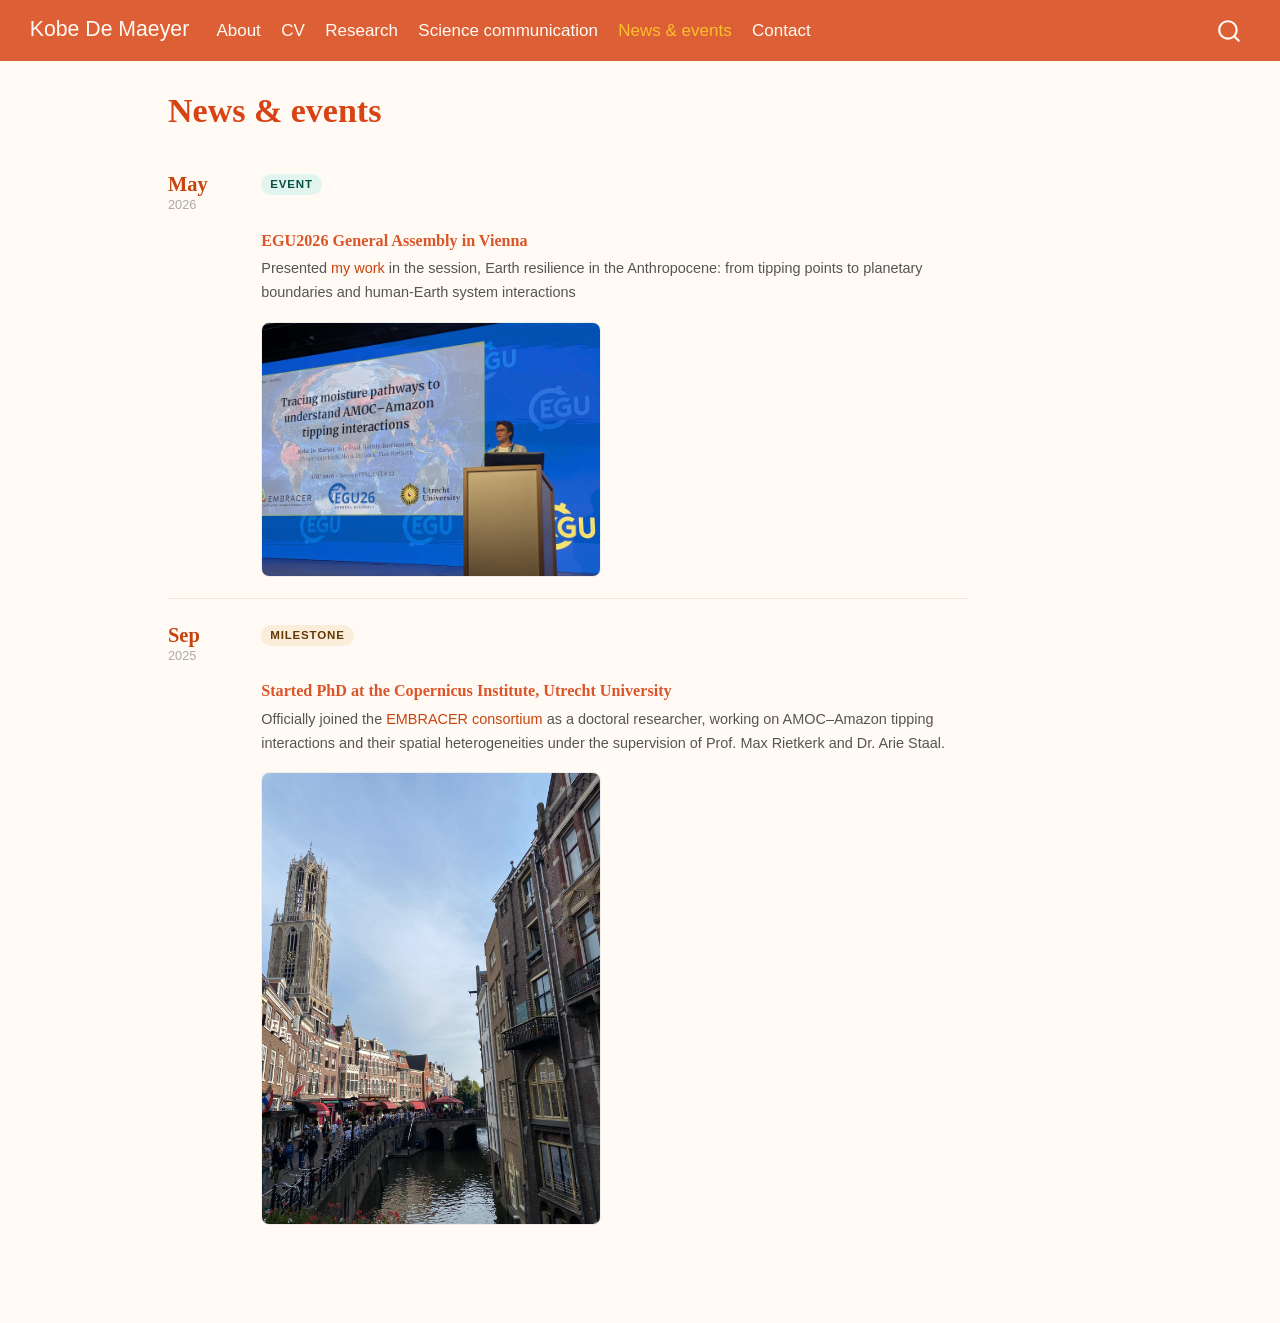
<file: news.html>
<!DOCTYPE html>
<html xmlns="http://www.w3.org/1999/xhtml" lang="en" xml:lang="en"><head>

<meta charset="utf-8">
<meta name="generator" content="quarto-1.9.38">

<meta name="viewport" content="width=device-width, initial-scale=1.0, user-scalable=yes">


<title>News &amp; events – Kobe De Maeyer</title>
<style>
/* Default styles provided by pandoc.
** See https://pandoc.org/MANUAL.html#variables-for-html for config info.
*/
code{white-space: pre-wrap;}
span.smallcaps{font-variant: small-caps;}
div.columns{display: flex; gap: min(4vw, 1.5em);}
div.column{flex: auto; overflow-x: auto;}
div.hanging-indent{margin-left: 1.5em; text-indent: -1.5em;}
ul.task-list{list-style: none;}
ul.task-list li input[type="checkbox"] {
  width: 0.8em;
  margin: 0 0.8em 0.2em -1em; /* quarto-specific, see https://github.com/quarto-dev/quarto-cli/issues/4556 */ 
  vertical-align: middle;
}
</style>


<script src="site_libs/quarto-nav/quarto-nav.js"></script>
<script src="site_libs/clipboard/clipboard.min.js"></script>
<script src="site_libs/quarto-search/autocomplete.umd.js"></script>
<script src="site_libs/quarto-search/fuse.min.js"></script>
<script src="site_libs/quarto-search/quarto-search.js"></script>
<meta name="quarto:offset" content="./">
<script src="site_libs/quarto-html/quarto.js" type="module"></script>
<script src="site_libs/quarto-html/tabsets/tabsets.js" type="module"></script>
<script src="site_libs/quarto-html/popper.min.js"></script>
<script src="site_libs/quarto-html/tippy.umd.min.js"></script>
<script src="site_libs/quarto-html/anchor.min.js"></script>
<link href="site_libs/quarto-html/tippy.css" rel="stylesheet">
<link href="site_libs/quarto-html/quarto-syntax-highlighting-15634bcf2e68342d4ad2dfa704d543f6.css" rel="stylesheet" id="quarto-text-highlighting-styles">
<script src="site_libs/bootstrap/bootstrap.min.js"></script>
<link href="site_libs/bootstrap/bootstrap-icons.css" rel="stylesheet">
<link href="site_libs/bootstrap/bootstrap-0545564b1dcf90bc650da264b3bb6396.min.css" rel="stylesheet" append-hash="true" id="quarto-bootstrap" data-mode="light">
<script id="quarto-search-options" type="application/json">{
  "location": "navbar",
  "copy-button": false,
  "collapse-after": 3,
  "panel-placement": "end",
  "type": "overlay",
  "limit": 50,
  "keyboard-shortcut": [
    "f",
    "/",
    "s"
  ],
  "show-item-context": false,
  "language": {
    "search-no-results-text": "No results",
    "search-matching-documents-text": "matching documents",
    "search-copy-link-title": "Copy link to search",
    "search-hide-matches-text": "Hide additional matches",
    "search-more-match-text": "more match in this document",
    "search-more-matches-text": "more matches in this document",
    "search-clear-button-title": "Clear",
    "search-text-placeholder": "",
    "search-detached-cancel-button-title": "Cancel",
    "search-submit-button-title": "Submit",
    "search-label": "Search"
  }
}</script>
<style>html{ scroll-behavior: smooth; }</style>


<link rel="stylesheet" href="styles.css">
</head>

<body class="nav-fixed quarto-light">

<div id="quarto-search-results"></div>
  <header id="quarto-header" class="headroom fixed-top">
    <nav class="navbar navbar-expand-lg " data-bs-theme="dark">
      <div class="navbar-container container-fluid">
      <div class="navbar-brand-container mx-auto">
    <a class="navbar-brand" href="./index.html">
    <span class="navbar-title">Kobe De Maeyer</span>
    </a>
  </div>
            <div id="quarto-search" class="" title="Search"></div>
          <button class="navbar-toggler" type="button" data-bs-toggle="collapse" data-bs-target="#navbarCollapse" aria-controls="navbarCollapse" role="menu" aria-expanded="false" aria-label="Toggle navigation" onclick="if (window.quartoToggleHeadroom) { window.quartoToggleHeadroom(); }">
  <span class="navbar-toggler-icon"></span>
</button>
          <div class="collapse navbar-collapse" id="navbarCollapse">
            <ul class="navbar-nav navbar-nav-scroll me-auto">
  <li class="nav-item">
    <a class="nav-link" href="./index.html"> 
<span class="menu-text">About</span></a>
  </li>  
  <li class="nav-item">
    <a class="nav-link" href="./cv.html"> 
<span class="menu-text">CV</span></a>
  </li>  
  <li class="nav-item">
    <a class="nav-link" href="./research.html"> 
<span class="menu-text">Research</span></a>
  </li>  
  <li class="nav-item">
    <a class="nav-link" href="./scicomm.html"> 
<span class="menu-text">Science communication</span></a>
  </li>  
  <li class="nav-item">
    <a class="nav-link active" href="./news.html" aria-current="page"> 
<span class="menu-text">News &amp; events</span></a>
  </li>  
  <li class="nav-item">
    <a class="nav-link" href="./contact.html"> 
<span class="menu-text">Contact</span></a>
  </li>  
</ul>
          </div> <!-- /navcollapse -->
            <div class="quarto-navbar-tools">
</div>
      </div> <!-- /container-fluid -->
    </nav>
</header>
<!-- content -->
<div id="quarto-content" class="quarto-container page-columns page-rows-contents page-layout-article page-navbar">
<!-- sidebar -->
<!-- margin-sidebar -->
    <div id="quarto-margin-sidebar" class="sidebar margin-sidebar zindex-bottom">
        
    </div>
<!-- main -->
<main class="content" id="quarto-document-content">

<header id="title-block-header" class="quarto-title-block default">
<div class="quarto-title">
<h1 class="title">News &amp; events</h1>
</div>



<div class="quarto-title-meta">

    
  
    
  </div>
  


</header>


<!-- News & Events feed — add items chronologically, newest first.
     Tags: news-tag-event / news-tag-milestone / news-tag-paper / news-tag-media
     Images: add an <img> tag inside .news-img, or remove the .news-img div entirely. -->

<div class="news-feed">

 <div class="news-item">
    <div class="news-date">
      <span class="news-month">May</span>
      <span class="news-year">2026</span>
    </div>
    <div class="news-content">
      <span class="news-tag news-tag-event">Event</span>
      <h3 class="anchored">EGU2026 General Assembly in Vienna</h3>
      <p> Presented <a href="https://meetingorganizer.copernicus.org/EGU26/EGU26-9787.html">my work</a> in the session, Earth resilience in the Anthropocene: from tipping points to planetary boundaries and human-Earth system interactions</p>
      <div class="news-img">
  <img src="images/personal/EGU_presentation.jpeg" alt="Brief description">
      </div>
    </div>
  </div>

  <div class="news-item">
    <div class="news-date">
      <span class="news-month">Sep</span>
      <span class="news-year">2025</span>
    </div>
    <div class="news-content">
      <span class="news-tag news-tag-milestone">Milestone</span>
      <h3 class="anchored">Started PhD at the Copernicus Institute, Utrecht University</h3>
      <p>
        Officially joined the <a href="https://embracer.nl/" target="_blank">EMBRACER consortium</a> as a doctoral researcher, working on AMOC–Amazon tipping interactions and their spatial heterogeneities under the supervision of Prof. Max Rietkerk and Dr. Arie Staal.
      </p>
      <div class="news-img">
  <img src="images/personal/Utrecht.jpeg" alt="Brief description">
      </div>
    </div>
  </div>

  <!-- TEMPLATE — copy and paste this block to add a new item:

  <div class="news-item">
    <div class="news-date">
      <span class="news-month">Mon</span>
      <span class="news-year">YYYY</span>
    </div>
    <div class="news-content">
      <span class="news-tag news-tag-event">Event</span>
      <h3>Title here</h3>
      <p>Short description — 2 to 4 sentences. No full blog post needed.</p>
      <div class="news-img">
        <img src="Images/Personal/your-photo.jpg" alt="Description">
      </div>
    </div>
  </div>

  Available tag classes:
    news-tag-event      → green  (conferences, summer schools, field work)
    news-tag-milestone  → amber  (PhD start, defenses, awards)
    news-tag-paper      → blue   (new publications, preprints)
    news-tag-media      → pink   (interviews, podcasts, public talks)
  -->

</div>



</main> <!-- /main -->
<script id="quarto-html-after-body" type="application/javascript">
  window.document.addEventListener("DOMContentLoaded", function (event) {
    const icon = "";
    const anchorJS = new window.AnchorJS();
    anchorJS.options = {
      placement: 'right',
      icon: icon
    };
    anchorJS.add('.anchored');
    const isCodeAnnotation = (el) => {
      for (const clz of el.classList) {
        if (clz.startsWith('code-annotation-')) {                     
          return true;
        }
      }
      return false;
    }
    const onCopySuccess = function(e) {
      // button target
      const button = e.trigger;
      // don't keep focus
      button.blur();
      // flash "checked"
      button.classList.add('code-copy-button-checked');
      var currentTitle = button.getAttribute("title");
      button.setAttribute("title", "Copied!");
      let tooltip;
      if (window.bootstrap) {
        button.setAttribute("data-bs-toggle", "tooltip");
        button.setAttribute("data-bs-placement", "left");
        button.setAttribute("data-bs-title", "Copied!");
        tooltip = new bootstrap.Tooltip(button, 
          { trigger: "manual", 
            customClass: "code-copy-button-tooltip",
            offset: [0, -8]});
        tooltip.show();    
      }
      setTimeout(function() {
        if (tooltip) {
          tooltip.hide();
          button.removeAttribute("data-bs-title");
          button.removeAttribute("data-bs-toggle");
          button.removeAttribute("data-bs-placement");
        }
        button.setAttribute("title", currentTitle);
        button.classList.remove('code-copy-button-checked');
      }, 1000);
      // clear code selection
      e.clearSelection();
    }
    const getTextToCopy = function(trigger) {
      const outerScaffold = trigger.parentElement.cloneNode(true);
      const codeEl = outerScaffold.querySelector('code');
      for (const childEl of codeEl.children) {
        if (isCodeAnnotation(childEl)) {
          childEl.remove();
        }
      }
      return codeEl.innerText;
    }
    const clipboard = new window.ClipboardJS('.code-copy-button:not([data-in-quarto-modal])', {
      text: getTextToCopy
    });
    clipboard.on('success', onCopySuccess);
    if (window.document.getElementById('quarto-embedded-source-code-modal')) {
      const clipboardModal = new window.ClipboardJS('.code-copy-button[data-in-quarto-modal]', {
        text: getTextToCopy,
        container: window.document.getElementById('quarto-embedded-source-code-modal')
      });
      clipboardModal.on('success', onCopySuccess);
    }
      var localhostRegex = new RegExp(/^(?:http|https):\/\/localhost\:?[0-9]*\//);
      var mailtoRegex = new RegExp(/^mailto:/);
        var filterRegex = new RegExp("https:\/\/Kobe-De-Maeyer\.github\.io\/");
      var isInternal = (href) => {
          return filterRegex.test(href) || localhostRegex.test(href) || mailtoRegex.test(href);
      }
      // Inspect non-navigation links and adorn them if external
     var links = window.document.querySelectorAll('a[href]:not(.nav-link):not(.navbar-brand):not(.toc-action):not(.sidebar-link):not(.sidebar-item-toggle):not(.pagination-link):not(.no-external):not([aria-hidden]):not(.dropdown-item):not(.quarto-navigation-tool):not(.about-link)');
      for (var i=0; i<links.length; i++) {
        const link = links[i];
        if (!isInternal(link.href)) {
          // undo the damage that might have been done by quarto-nav.js in the case of
          // links that we want to consider external
          if (link.dataset.originalHref !== undefined) {
            link.href = link.dataset.originalHref;
          }
            // target, if specified
            link.setAttribute("target", "_blank");
            if (link.getAttribute("rel") === null) {
              link.setAttribute("rel", "noopener");
            }
        }
      }
    function tippyHover(el, contentFn, onTriggerFn, onUntriggerFn) {
      const config = {
        allowHTML: true,
        maxWidth: 500,
        delay: 100,
        arrow: false,
        appendTo: function(el) {
            return el.parentElement;
        },
        interactive: true,
        interactiveBorder: 10,
        theme: 'quarto',
        placement: 'bottom-start',
      };
      if (contentFn) {
        config.content = contentFn;
      }
      if (onTriggerFn) {
        config.onTrigger = onTriggerFn;
      }
      if (onUntriggerFn) {
        config.onUntrigger = onUntriggerFn;
      }
      window.tippy(el, config); 
    }
    const noterefs = window.document.querySelectorAll('a[role="doc-noteref"]');
    for (var i=0; i<noterefs.length; i++) {
      const ref = noterefs[i];
      tippyHover(ref, function() {
        // use id or data attribute instead here
        let href = ref.getAttribute('data-footnote-href') || ref.getAttribute('href');
        try { href = new URL(href).hash; } catch {}
        const id = href.replace(/^#\/?/, "");
        const note = window.document.getElementById(id);
        if (note) {
          return note.innerHTML;
        } else {
          return "";
        }
      });
    }
    const xrefs = window.document.querySelectorAll('a.quarto-xref');
    const processXRef = (id, note) => {
      // Strip column container classes
      const stripColumnClz = (el) => {
        el.classList.remove("page-full", "page-columns");
        if (el.children) {
          for (const child of el.children) {
            stripColumnClz(child);
          }
        }
      }
      stripColumnClz(note)
      if (id === null || id.startsWith('sec-')) {
        // Special case sections, only their first couple elements
        const container = document.createElement("div");
        if (note.children && note.children.length > 2) {
          container.appendChild(note.children[0].cloneNode(true));
          for (let i = 1; i < note.children.length; i++) {
            const child = note.children[i];
            if (child.tagName === "P" && child.innerText === "") {
              continue;
            } else {
              container.appendChild(child.cloneNode(true));
              break;
            }
          }
          if (window.Quarto?.typesetMath) {
            window.Quarto.typesetMath(container);
          }
          return container.innerHTML
        } else {
          if (window.Quarto?.typesetMath) {
            window.Quarto.typesetMath(note);
          }
          return note.innerHTML;
        }
      } else {
        // Remove any anchor links if they are present
        const anchorLink = note.querySelector('a.anchorjs-link');
        if (anchorLink) {
          anchorLink.remove();
        }
        if (window.Quarto?.typesetMath) {
          window.Quarto.typesetMath(note);
        }
        if (note.classList.contains("callout")) {
          return note.outerHTML;
        } else {
          return note.innerHTML;
        }
      }
    }
    for (var i=0; i<xrefs.length; i++) {
      const xref = xrefs[i];
      tippyHover(xref, undefined, function(instance) {
        instance.disable();
        let url = xref.getAttribute('href');
        let hash = undefined; 
        if (url.startsWith('#')) {
          hash = url;
        } else {
          try { hash = new URL(url).hash; } catch {}
        }
        if (hash) {
          const id = hash.replace(/^#\/?/, "");
          const note = window.document.getElementById(id);
          if (note !== null) {
            try {
              const html = processXRef(id, note.cloneNode(true));
              instance.setContent(html);
            } finally {
              instance.enable();
              instance.show();
            }
          } else {
            // See if we can fetch this
            fetch(url.split('#')[0])
            .then(res => res.text())
            .then(html => {
              const parser = new DOMParser();
              const htmlDoc = parser.parseFromString(html, "text/html");
              const note = htmlDoc.getElementById(id);
              if (note !== null) {
                const html = processXRef(id, note);
                instance.setContent(html);
              } 
            }).finally(() => {
              instance.enable();
              instance.show();
            });
          }
        } else {
          // See if we can fetch a full url (with no hash to target)
          // This is a special case and we should probably do some content thinning / targeting
          fetch(url)
          .then(res => res.text())
          .then(html => {
            const parser = new DOMParser();
            const htmlDoc = parser.parseFromString(html, "text/html");
            const note = htmlDoc.querySelector('main.content');
            if (note !== null) {
              // This should only happen for chapter cross references
              // (since there is no id in the URL)
              // remove the first header
              if (note.children.length > 0 && note.children[0].tagName === "HEADER") {
                note.children[0].remove();
              }
              const html = processXRef(null, note);
              instance.setContent(html);
            } 
          }).finally(() => {
            instance.enable();
            instance.show();
          });
        }
      }, function(instance) {
      });
    }
        let selectedAnnoteEl;
        const selectorForAnnotation = ( cell, annotation) => {
          let cellAttr = 'data-code-cell="' + cell + '"';
          let lineAttr = 'data-code-annotation="' +  annotation + '"';
          const selector = 'span[' + cellAttr + '][' + lineAttr + ']';
          return selector;
        }
        const selectCodeLines = (annoteEl) => {
          const doc = window.document;
          const targetCell = annoteEl.getAttribute("data-target-cell");
          const targetAnnotation = annoteEl.getAttribute("data-target-annotation");
          const annoteSpan = window.document.querySelector(selectorForAnnotation(targetCell, targetAnnotation));
          const lines = annoteSpan.getAttribute("data-code-lines").split(",");
          const lineIds = lines.map((line) => {
            return targetCell + "-" + line;
          })
          let top = null;
          let height = null;
          let parent = null;
          if (lineIds.length > 0) {
              //compute the position of the single el (top and bottom and make a div)
              const el = window.document.getElementById(lineIds[0]);
              top = el.offsetTop;
              height = el.offsetHeight;
              parent = el.parentElement.parentElement;
            if (lineIds.length > 1) {
              const lastEl = window.document.getElementById(lineIds[lineIds.length - 1]);
              const bottom = lastEl.offsetTop + lastEl.offsetHeight;
              height = bottom - top;
            }
            if (top !== null && height !== null && parent !== null) {
              // cook up a div (if necessary) and position it 
              let div = window.document.getElementById("code-annotation-line-highlight");
              if (div === null) {
                div = window.document.createElement("div");
                div.setAttribute("id", "code-annotation-line-highlight");
                div.style.position = 'absolute';
                parent.appendChild(div);
              }
              div.style.top = top - 2 + "px";
              div.style.height = height + 4 + "px";
              div.style.left = 0;
              let gutterDiv = window.document.getElementById("code-annotation-line-highlight-gutter");
              if (gutterDiv === null) {
                gutterDiv = window.document.createElement("div");
                gutterDiv.setAttribute("id", "code-annotation-line-highlight-gutter");
                gutterDiv.style.position = 'absolute';
                const codeCell = window.document.getElementById(targetCell);
                const gutter = codeCell.querySelector('.code-annotation-gutter');
                gutter.appendChild(gutterDiv);
              }
              gutterDiv.style.top = top - 2 + "px";
              gutterDiv.style.height = height + 4 + "px";
            }
            selectedAnnoteEl = annoteEl;
          }
        };
        const unselectCodeLines = () => {
          const elementsIds = ["code-annotation-line-highlight", "code-annotation-line-highlight-gutter"];
          elementsIds.forEach((elId) => {
            const div = window.document.getElementById(elId);
            if (div) {
              div.remove();
            }
          });
          selectedAnnoteEl = undefined;
        };
          // Handle positioning of the toggle
      window.addEventListener(
        "resize",
        throttle(() => {
          elRect = undefined;
          if (selectedAnnoteEl) {
            selectCodeLines(selectedAnnoteEl);
          }
        }, 10)
      );
      function throttle(fn, ms) {
      let throttle = false;
      let timer;
        return (...args) => {
          if(!throttle) { // first call gets through
              fn.apply(this, args);
              throttle = true;
          } else { // all the others get throttled
              if(timer) clearTimeout(timer); // cancel #2
              timer = setTimeout(() => {
                fn.apply(this, args);
                timer = throttle = false;
              }, ms);
          }
        };
      }
        // Attach click handler to the DT
        const annoteDls = window.document.querySelectorAll('dt[data-target-cell]');
        for (const annoteDlNode of annoteDls) {
          annoteDlNode.addEventListener('click', (event) => {
            const clickedEl = event.target;
            if (clickedEl !== selectedAnnoteEl) {
              unselectCodeLines();
              const activeEl = window.document.querySelector('dt[data-target-cell].code-annotation-active');
              if (activeEl) {
                activeEl.classList.remove('code-annotation-active');
              }
              selectCodeLines(clickedEl);
              clickedEl.classList.add('code-annotation-active');
            } else {
              // Unselect the line
              unselectCodeLines();
              clickedEl.classList.remove('code-annotation-active');
            }
          });
        }
    const findCites = (el) => {
      const parentEl = el.parentElement;
      if (parentEl) {
        const cites = parentEl.dataset.cites;
        if (cites) {
          return {
            el,
            cites: cites.split(' ')
          };
        } else {
          return findCites(el.parentElement)
        }
      } else {
        return undefined;
      }
    };
    var bibliorefs = window.document.querySelectorAll('a[role="doc-biblioref"]');
    for (var i=0; i<bibliorefs.length; i++) {
      const ref = bibliorefs[i];
      const citeInfo = findCites(ref);
      if (citeInfo) {
        tippyHover(citeInfo.el, function() {
          var popup = window.document.createElement('div');
          citeInfo.cites.forEach(function(cite) {
            var citeDiv = window.document.createElement('div');
            citeDiv.classList.add('hanging-indent');
            citeDiv.classList.add('csl-entry');
            var biblioDiv = window.document.getElementById('ref-' + cite);
            if (biblioDiv) {
              citeDiv.innerHTML = biblioDiv.innerHTML;
            }
            popup.appendChild(citeDiv);
          });
          return popup.innerHTML;
        });
      }
    }
  });
  </script>
</div> <!-- /content -->




<script src="site_libs/quarto-html/zenscroll-min.js"></script>
</body></html>
</file>
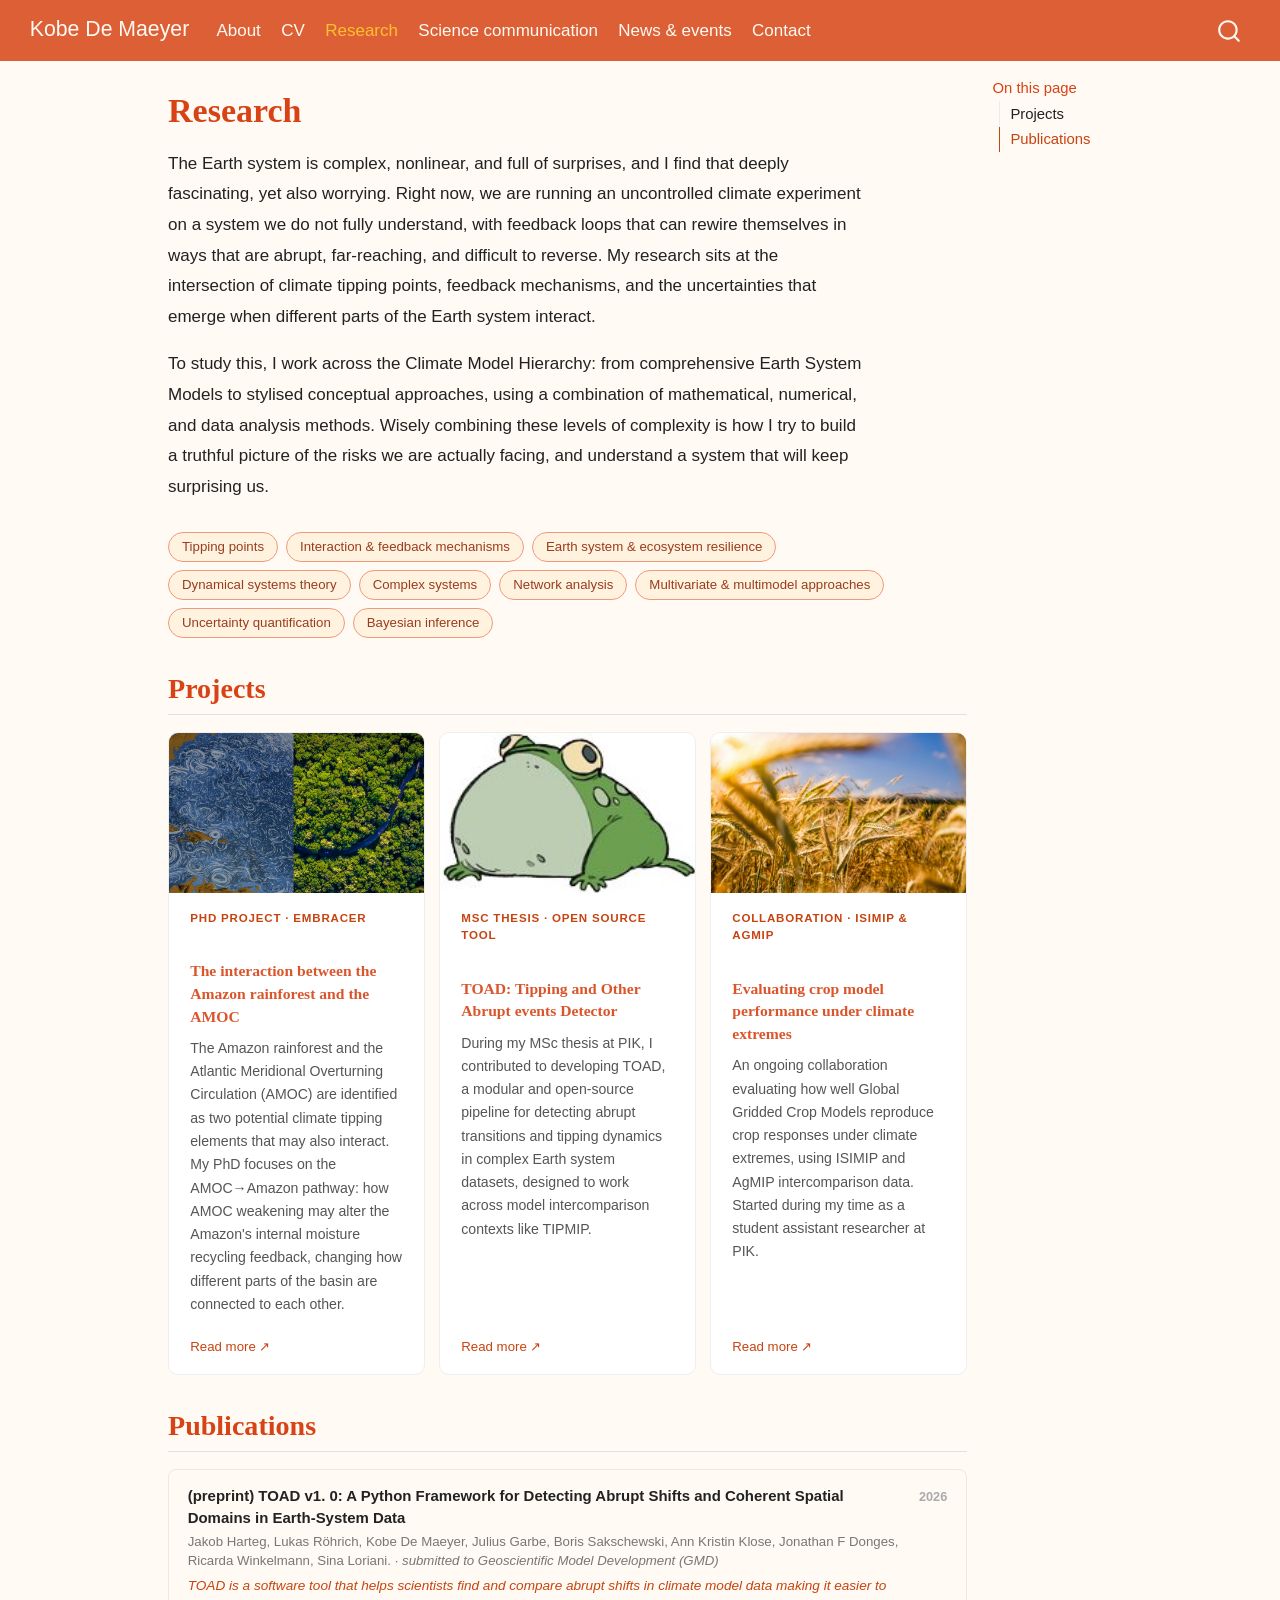
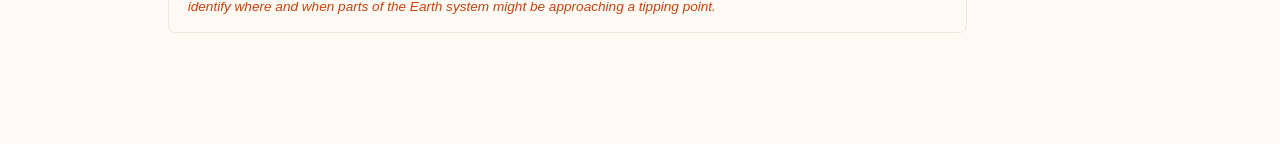
<file: research.html>
<!DOCTYPE html>
<html xmlns="http://www.w3.org/1999/xhtml" lang="en" xml:lang="en"><head>

<meta charset="utf-8">
<meta name="generator" content="quarto-1.9.38">

<meta name="viewport" content="width=device-width, initial-scale=1.0, user-scalable=yes">


<title>Research – Kobe De Maeyer</title>
<style>
/* Default styles provided by pandoc.
** See https://pandoc.org/MANUAL.html#variables-for-html for config info.
*/
code{white-space: pre-wrap;}
span.smallcaps{font-variant: small-caps;}
div.columns{display: flex; gap: min(4vw, 1.5em);}
div.column{flex: auto; overflow-x: auto;}
div.hanging-indent{margin-left: 1.5em; text-indent: -1.5em;}
ul.task-list{list-style: none;}
ul.task-list li input[type="checkbox"] {
  width: 0.8em;
  margin: 0 0.8em 0.2em -1em; /* quarto-specific, see https://github.com/quarto-dev/quarto-cli/issues/4556 */ 
  vertical-align: middle;
}
</style>


<script src="site_libs/quarto-nav/quarto-nav.js"></script>
<script src="site_libs/clipboard/clipboard.min.js"></script>
<script src="site_libs/quarto-search/autocomplete.umd.js"></script>
<script src="site_libs/quarto-search/fuse.min.js"></script>
<script src="site_libs/quarto-search/quarto-search.js"></script>
<meta name="quarto:offset" content="./">
<script src="site_libs/quarto-html/quarto.js" type="module"></script>
<script src="site_libs/quarto-html/tabsets/tabsets.js" type="module"></script>
<script src="site_libs/quarto-html/popper.min.js"></script>
<script src="site_libs/quarto-html/tippy.umd.min.js"></script>
<script src="site_libs/quarto-html/anchor.min.js"></script>
<link href="site_libs/quarto-html/tippy.css" rel="stylesheet">
<link href="site_libs/quarto-html/quarto-syntax-highlighting-15634bcf2e68342d4ad2dfa704d543f6.css" rel="stylesheet" id="quarto-text-highlighting-styles">
<script src="site_libs/bootstrap/bootstrap.min.js"></script>
<link href="site_libs/bootstrap/bootstrap-icons.css" rel="stylesheet">
<link href="site_libs/bootstrap/bootstrap-0545564b1dcf90bc650da264b3bb6396.min.css" rel="stylesheet" append-hash="true" id="quarto-bootstrap" data-mode="light">
<script id="quarto-search-options" type="application/json">{
  "location": "navbar",
  "copy-button": false,
  "collapse-after": 3,
  "panel-placement": "end",
  "type": "overlay",
  "limit": 50,
  "keyboard-shortcut": [
    "f",
    "/",
    "s"
  ],
  "show-item-context": false,
  "language": {
    "search-no-results-text": "No results",
    "search-matching-documents-text": "matching documents",
    "search-copy-link-title": "Copy link to search",
    "search-hide-matches-text": "Hide additional matches",
    "search-more-match-text": "more match in this document",
    "search-more-matches-text": "more matches in this document",
    "search-clear-button-title": "Clear",
    "search-text-placeholder": "",
    "search-detached-cancel-button-title": "Cancel",
    "search-submit-button-title": "Submit",
    "search-label": "Search"
  }
}</script>
<style>html{ scroll-behavior: smooth; }</style>


<link rel="stylesheet" href="styles.css">
</head>

<body class="nav-fixed quarto-light">

<div id="quarto-search-results"></div>
  <header id="quarto-header" class="headroom fixed-top">
    <nav class="navbar navbar-expand-lg " data-bs-theme="dark">
      <div class="navbar-container container-fluid">
      <div class="navbar-brand-container mx-auto">
    <a class="navbar-brand" href="./index.html">
    <span class="navbar-title">Kobe De Maeyer</span>
    </a>
  </div>
            <div id="quarto-search" class="" title="Search"></div>
          <button class="navbar-toggler" type="button" data-bs-toggle="collapse" data-bs-target="#navbarCollapse" aria-controls="navbarCollapse" role="menu" aria-expanded="false" aria-label="Toggle navigation" onclick="if (window.quartoToggleHeadroom) { window.quartoToggleHeadroom(); }">
  <span class="navbar-toggler-icon"></span>
</button>
          <div class="collapse navbar-collapse" id="navbarCollapse">
            <ul class="navbar-nav navbar-nav-scroll me-auto">
  <li class="nav-item">
    <a class="nav-link" href="./index.html"> 
<span class="menu-text">About</span></a>
  </li>  
  <li class="nav-item">
    <a class="nav-link" href="./cv.html"> 
<span class="menu-text">CV</span></a>
  </li>  
  <li class="nav-item">
    <a class="nav-link active" href="./research.html" aria-current="page"> 
<span class="menu-text">Research</span></a>
  </li>  
  <li class="nav-item">
    <a class="nav-link" href="./scicomm.html"> 
<span class="menu-text">Science communication</span></a>
  </li>  
  <li class="nav-item">
    <a class="nav-link" href="./news.html"> 
<span class="menu-text">News &amp; events</span></a>
  </li>  
  <li class="nav-item">
    <a class="nav-link" href="./contact.html"> 
<span class="menu-text">Contact</span></a>
  </li>  
</ul>
          </div> <!-- /navcollapse -->
            <div class="quarto-navbar-tools">
</div>
      </div> <!-- /container-fluid -->
    </nav>
</header>
<!-- content -->
<div id="quarto-content" class="quarto-container page-columns page-rows-contents page-layout-article page-navbar">
<!-- sidebar -->
<!-- margin-sidebar -->
    <div id="quarto-margin-sidebar" class="sidebar margin-sidebar">
        <nav id="TOC" role="doc-toc" class="toc-active">
    <h2 id="toc-title">On this page</h2>
   
  <ul>
  <li><a href="#projects" id="toc-projects" class="nav-link active" data-scroll-target="#projects">Projects</a></li>
  <li><a href="#publications" id="toc-publications" class="nav-link" data-scroll-target="#publications">Publications</a></li>
  </ul>
</nav>
    </div>
<!-- main -->
<main class="content" id="quarto-document-content">

<header id="title-block-header" class="quarto-title-block default">
<div class="quarto-title">
<h1 class="title">Research</h1>
</div>



<div class="quarto-title-meta">

    
  
    
  </div>
  


</header>


<div class="research-vision">
  <p>
    The Earth system is complex, nonlinear, and full of surprises, and I find that deeply fascinating, yet also worrying. Right now, we are running an uncontrolled climate experiment on a system we do not fully understand, with feedback loops that can rewire themselves in ways that are abrupt, far-reaching, and difficult to reverse. My research sits at the intersection of climate tipping points, feedback mechanisms, and the uncertainties that emerge when different parts of the Earth system interact.
  </p>
  <p>
  To study this, I work across the Climate Model Hierarchy: from comprehensive Earth System Models to stylised conceptual approaches, using a combination of mathematical, numerical, and data analysis methods. Wisely combining these levels of complexity is how I try to build a truthful picture of the risks we are actually facing, and understand a system that will keep surprising us.
  </p>
</div>



<div class="interest-pills">
  <span class="interest-pill">Tipping points</span>
  <span class="interest-pill">Interaction &amp; feedback mechanisms</span>
  <span class="interest-pill">Earth system &amp; ecosystem resilience</span>
  <span class="interest-pill">Dynamical systems theory</span>
  <span class="interest-pill">Complex systems</span>
  <span class="interest-pill">Network analysis</span>
  <span class="interest-pill">Multivariate &amp; multimodel approaches</span>
  <span class="interest-pill">Uncertainty quantification</span>
  <span class="interest-pill">Bayesian inference</span>
</div>
<section id="projects" class="level2">
<h2 class="anchored" data-anchor-id="projects">Projects</h2>
<div class="project-grid">

  <!-- PROJECT CARD
       To add a background image, set the style attribute on .project-card like this:
       <div class="project-card has-bg" style="--card-bg: url('images/your-photo.jpg')">
       Without an image, just use: <div class="project-card"> -->

  <a class="project-card card-with-header-img" href="projects/amoc-amazon.html">
    <img class="card-header-img" src="images/personal/AMOC-Amazon.jpg" alt="AMOC and Amazon rainforest">
    <div class="card-inner">
      <div class="project-tag">PhD project · EMBRACER</div>
      <h3 class="anchored">The interaction between the Amazon rainforest and the AMOC</h3>
      <p>The Amazon rainforest and the Atlantic Meridional Overturning Circulation (AMOC) are identified as two potential climate tipping elements that may also interact. My PhD focuses on the AMOC→Amazon pathway: how AMOC weakening may alter the Amazon's internal moisture recycling feedback, changing how different parts of the basin are connected to each other.</p>
      <div class="project-links" style="margin-top:auto; padding-top:0.5rem;">
        Read more ↗
      </div>
    </div>
  </a>

  <a class="project-card card-with-header-img" href="projects/toad.html">
    <img class="card-header-img" src="images/personal/toad.jpg" alt="TOAD">
    <div class="card-inner">
      <div class="project-tag">MSc thesis · Open source tool</div>
      <h3 class="anchored">TOAD: Tipping and Other Abrupt events Detector</h3>
      <p>During my MSc thesis at PIK, I contributed to developing TOAD, a modular and open-source pipeline for detecting abrupt transitions and tipping dynamics in complex Earth system datasets, designed to work across model intercomparison contexts like TIPMIP.</p>
      <div class="project-links" style="margin-top:auto; padding-top:0.5rem;">
        Read more ↗
      </div>
    </div>
  </a>

  <a class="project-card card-with-header-img" href="projects/crop-models.html">
    <img class="card-header-img" src="images/personal/crops.jpg" alt="ISIMIP">
    <div class="card-inner">
      <div class="project-tag">Collaboration · ISIMIP &amp; AgMIP</div>
      <h3 class="anchored">Evaluating crop model performance under climate extremes</h3>
      <p>An ongoing collaboration evaluating how well Global Gridded Crop Models reproduce crop responses under climate extremes, using ISIMIP and AgMIP intercomparison data. Started during my time as a student assistant researcher at PIK.</p>
      <div class="project-links" style="margin-top:auto; padding-top:0.5rem;">
        Read more ↗
      </div>
    </div>
  </a>

</div>
</section>
<section id="publications" class="level2">
<h2 class="anchored" data-anchor-id="publications">Publications</h2>
<div class="pub-list">

  <!-- Add publications here. Copy a .pub-item block for each new paper. -->

  <div class="pub-item">
    <div class="pub-main">
      <div class="pub-title">(preprint) TOAD v1. 0: A Python Framework for Detecting Abrupt Shifts and Coherent Spatial Domains in Earth-System Data</div>
      <div class="pub-authors">Jakob Harteg, Lukas Röhrich, Kobe De Maeyer, Julius Garbe, Boris Sakschewski, Ann Kristin Klose, Jonathan F Donges, Ricarda Winkelmann, Sina Loriani. · <em>submitted to Geoscientific Model Development (GMD)</em></div>
      <div class="pub-explainer">TOAD is a software tool that helps scientists find and compare abrupt shifts in climate model data making it easier to identify where and when parts of the Earth system might be approaching a tipping point.</div>
    </div>
    <div class="pub-year">2026</div>
  </div>

</div>


</section>

</main> <!-- /main -->
<script id="quarto-html-after-body" type="application/javascript">
  window.document.addEventListener("DOMContentLoaded", function (event) {
    const icon = "";
    const anchorJS = new window.AnchorJS();
    anchorJS.options = {
      placement: 'right',
      icon: icon
    };
    anchorJS.add('.anchored');
    const isCodeAnnotation = (el) => {
      for (const clz of el.classList) {
        if (clz.startsWith('code-annotation-')) {                     
          return true;
        }
      }
      return false;
    }
    const onCopySuccess = function(e) {
      // button target
      const button = e.trigger;
      // don't keep focus
      button.blur();
      // flash "checked"
      button.classList.add('code-copy-button-checked');
      var currentTitle = button.getAttribute("title");
      button.setAttribute("title", "Copied!");
      let tooltip;
      if (window.bootstrap) {
        button.setAttribute("data-bs-toggle", "tooltip");
        button.setAttribute("data-bs-placement", "left");
        button.setAttribute("data-bs-title", "Copied!");
        tooltip = new bootstrap.Tooltip(button, 
          { trigger: "manual", 
            customClass: "code-copy-button-tooltip",
            offset: [0, -8]});
        tooltip.show();    
      }
      setTimeout(function() {
        if (tooltip) {
          tooltip.hide();
          button.removeAttribute("data-bs-title");
          button.removeAttribute("data-bs-toggle");
          button.removeAttribute("data-bs-placement");
        }
        button.setAttribute("title", currentTitle);
        button.classList.remove('code-copy-button-checked');
      }, 1000);
      // clear code selection
      e.clearSelection();
    }
    const getTextToCopy = function(trigger) {
      const outerScaffold = trigger.parentElement.cloneNode(true);
      const codeEl = outerScaffold.querySelector('code');
      for (const childEl of codeEl.children) {
        if (isCodeAnnotation(childEl)) {
          childEl.remove();
        }
      }
      return codeEl.innerText;
    }
    const clipboard = new window.ClipboardJS('.code-copy-button:not([data-in-quarto-modal])', {
      text: getTextToCopy
    });
    clipboard.on('success', onCopySuccess);
    if (window.document.getElementById('quarto-embedded-source-code-modal')) {
      const clipboardModal = new window.ClipboardJS('.code-copy-button[data-in-quarto-modal]', {
        text: getTextToCopy,
        container: window.document.getElementById('quarto-embedded-source-code-modal')
      });
      clipboardModal.on('success', onCopySuccess);
    }
      var localhostRegex = new RegExp(/^(?:http|https):\/\/localhost\:?[0-9]*\//);
      var mailtoRegex = new RegExp(/^mailto:/);
        var filterRegex = new RegExp("https:\/\/Kobe-De-Maeyer\.github\.io\/");
      var isInternal = (href) => {
          return filterRegex.test(href) || localhostRegex.test(href) || mailtoRegex.test(href);
      }
      // Inspect non-navigation links and adorn them if external
     var links = window.document.querySelectorAll('a[href]:not(.nav-link):not(.navbar-brand):not(.toc-action):not(.sidebar-link):not(.sidebar-item-toggle):not(.pagination-link):not(.no-external):not([aria-hidden]):not(.dropdown-item):not(.quarto-navigation-tool):not(.about-link)');
      for (var i=0; i<links.length; i++) {
        const link = links[i];
        if (!isInternal(link.href)) {
          // undo the damage that might have been done by quarto-nav.js in the case of
          // links that we want to consider external
          if (link.dataset.originalHref !== undefined) {
            link.href = link.dataset.originalHref;
          }
            // target, if specified
            link.setAttribute("target", "_blank");
            if (link.getAttribute("rel") === null) {
              link.setAttribute("rel", "noopener");
            }
        }
      }
    function tippyHover(el, contentFn, onTriggerFn, onUntriggerFn) {
      const config = {
        allowHTML: true,
        maxWidth: 500,
        delay: 100,
        arrow: false,
        appendTo: function(el) {
            return el.parentElement;
        },
        interactive: true,
        interactiveBorder: 10,
        theme: 'quarto',
        placement: 'bottom-start',
      };
      if (contentFn) {
        config.content = contentFn;
      }
      if (onTriggerFn) {
        config.onTrigger = onTriggerFn;
      }
      if (onUntriggerFn) {
        config.onUntrigger = onUntriggerFn;
      }
      window.tippy(el, config); 
    }
    const noterefs = window.document.querySelectorAll('a[role="doc-noteref"]');
    for (var i=0; i<noterefs.length; i++) {
      const ref = noterefs[i];
      tippyHover(ref, function() {
        // use id or data attribute instead here
        let href = ref.getAttribute('data-footnote-href') || ref.getAttribute('href');
        try { href = new URL(href).hash; } catch {}
        const id = href.replace(/^#\/?/, "");
        const note = window.document.getElementById(id);
        if (note) {
          return note.innerHTML;
        } else {
          return "";
        }
      });
    }
    const xrefs = window.document.querySelectorAll('a.quarto-xref');
    const processXRef = (id, note) => {
      // Strip column container classes
      const stripColumnClz = (el) => {
        el.classList.remove("page-full", "page-columns");
        if (el.children) {
          for (const child of el.children) {
            stripColumnClz(child);
          }
        }
      }
      stripColumnClz(note)
      if (id === null || id.startsWith('sec-')) {
        // Special case sections, only their first couple elements
        const container = document.createElement("div");
        if (note.children && note.children.length > 2) {
          container.appendChild(note.children[0].cloneNode(true));
          for (let i = 1; i < note.children.length; i++) {
            const child = note.children[i];
            if (child.tagName === "P" && child.innerText === "") {
              continue;
            } else {
              container.appendChild(child.cloneNode(true));
              break;
            }
          }
          if (window.Quarto?.typesetMath) {
            window.Quarto.typesetMath(container);
          }
          return container.innerHTML
        } else {
          if (window.Quarto?.typesetMath) {
            window.Quarto.typesetMath(note);
          }
          return note.innerHTML;
        }
      } else {
        // Remove any anchor links if they are present
        const anchorLink = note.querySelector('a.anchorjs-link');
        if (anchorLink) {
          anchorLink.remove();
        }
        if (window.Quarto?.typesetMath) {
          window.Quarto.typesetMath(note);
        }
        if (note.classList.contains("callout")) {
          return note.outerHTML;
        } else {
          return note.innerHTML;
        }
      }
    }
    for (var i=0; i<xrefs.length; i++) {
      const xref = xrefs[i];
      tippyHover(xref, undefined, function(instance) {
        instance.disable();
        let url = xref.getAttribute('href');
        let hash = undefined; 
        if (url.startsWith('#')) {
          hash = url;
        } else {
          try { hash = new URL(url).hash; } catch {}
        }
        if (hash) {
          const id = hash.replace(/^#\/?/, "");
          const note = window.document.getElementById(id);
          if (note !== null) {
            try {
              const html = processXRef(id, note.cloneNode(true));
              instance.setContent(html);
            } finally {
              instance.enable();
              instance.show();
            }
          } else {
            // See if we can fetch this
            fetch(url.split('#')[0])
            .then(res => res.text())
            .then(html => {
              const parser = new DOMParser();
              const htmlDoc = parser.parseFromString(html, "text/html");
              const note = htmlDoc.getElementById(id);
              if (note !== null) {
                const html = processXRef(id, note);
                instance.setContent(html);
              } 
            }).finally(() => {
              instance.enable();
              instance.show();
            });
          }
        } else {
          // See if we can fetch a full url (with no hash to target)
          // This is a special case and we should probably do some content thinning / targeting
          fetch(url)
          .then(res => res.text())
          .then(html => {
            const parser = new DOMParser();
            const htmlDoc = parser.parseFromString(html, "text/html");
            const note = htmlDoc.querySelector('main.content');
            if (note !== null) {
              // This should only happen for chapter cross references
              // (since there is no id in the URL)
              // remove the first header
              if (note.children.length > 0 && note.children[0].tagName === "HEADER") {
                note.children[0].remove();
              }
              const html = processXRef(null, note);
              instance.setContent(html);
            } 
          }).finally(() => {
            instance.enable();
            instance.show();
          });
        }
      }, function(instance) {
      });
    }
        let selectedAnnoteEl;
        const selectorForAnnotation = ( cell, annotation) => {
          let cellAttr = 'data-code-cell="' + cell + '"';
          let lineAttr = 'data-code-annotation="' +  annotation + '"';
          const selector = 'span[' + cellAttr + '][' + lineAttr + ']';
          return selector;
        }
        const selectCodeLines = (annoteEl) => {
          const doc = window.document;
          const targetCell = annoteEl.getAttribute("data-target-cell");
          const targetAnnotation = annoteEl.getAttribute("data-target-annotation");
          const annoteSpan = window.document.querySelector(selectorForAnnotation(targetCell, targetAnnotation));
          const lines = annoteSpan.getAttribute("data-code-lines").split(",");
          const lineIds = lines.map((line) => {
            return targetCell + "-" + line;
          })
          let top = null;
          let height = null;
          let parent = null;
          if (lineIds.length > 0) {
              //compute the position of the single el (top and bottom and make a div)
              const el = window.document.getElementById(lineIds[0]);
              top = el.offsetTop;
              height = el.offsetHeight;
              parent = el.parentElement.parentElement;
            if (lineIds.length > 1) {
              const lastEl = window.document.getElementById(lineIds[lineIds.length - 1]);
              const bottom = lastEl.offsetTop + lastEl.offsetHeight;
              height = bottom - top;
            }
            if (top !== null && height !== null && parent !== null) {
              // cook up a div (if necessary) and position it 
              let div = window.document.getElementById("code-annotation-line-highlight");
              if (div === null) {
                div = window.document.createElement("div");
                div.setAttribute("id", "code-annotation-line-highlight");
                div.style.position = 'absolute';
                parent.appendChild(div);
              }
              div.style.top = top - 2 + "px";
              div.style.height = height + 4 + "px";
              div.style.left = 0;
              let gutterDiv = window.document.getElementById("code-annotation-line-highlight-gutter");
              if (gutterDiv === null) {
                gutterDiv = window.document.createElement("div");
                gutterDiv.setAttribute("id", "code-annotation-line-highlight-gutter");
                gutterDiv.style.position = 'absolute';
                const codeCell = window.document.getElementById(targetCell);
                const gutter = codeCell.querySelector('.code-annotation-gutter');
                gutter.appendChild(gutterDiv);
              }
              gutterDiv.style.top = top - 2 + "px";
              gutterDiv.style.height = height + 4 + "px";
            }
            selectedAnnoteEl = annoteEl;
          }
        };
        const unselectCodeLines = () => {
          const elementsIds = ["code-annotation-line-highlight", "code-annotation-line-highlight-gutter"];
          elementsIds.forEach((elId) => {
            const div = window.document.getElementById(elId);
            if (div) {
              div.remove();
            }
          });
          selectedAnnoteEl = undefined;
        };
          // Handle positioning of the toggle
      window.addEventListener(
        "resize",
        throttle(() => {
          elRect = undefined;
          if (selectedAnnoteEl) {
            selectCodeLines(selectedAnnoteEl);
          }
        }, 10)
      );
      function throttle(fn, ms) {
      let throttle = false;
      let timer;
        return (...args) => {
          if(!throttle) { // first call gets through
              fn.apply(this, args);
              throttle = true;
          } else { // all the others get throttled
              if(timer) clearTimeout(timer); // cancel #2
              timer = setTimeout(() => {
                fn.apply(this, args);
                timer = throttle = false;
              }, ms);
          }
        };
      }
        // Attach click handler to the DT
        const annoteDls = window.document.querySelectorAll('dt[data-target-cell]');
        for (const annoteDlNode of annoteDls) {
          annoteDlNode.addEventListener('click', (event) => {
            const clickedEl = event.target;
            if (clickedEl !== selectedAnnoteEl) {
              unselectCodeLines();
              const activeEl = window.document.querySelector('dt[data-target-cell].code-annotation-active');
              if (activeEl) {
                activeEl.classList.remove('code-annotation-active');
              }
              selectCodeLines(clickedEl);
              clickedEl.classList.add('code-annotation-active');
            } else {
              // Unselect the line
              unselectCodeLines();
              clickedEl.classList.remove('code-annotation-active');
            }
          });
        }
    const findCites = (el) => {
      const parentEl = el.parentElement;
      if (parentEl) {
        const cites = parentEl.dataset.cites;
        if (cites) {
          return {
            el,
            cites: cites.split(' ')
          };
        } else {
          return findCites(el.parentElement)
        }
      } else {
        return undefined;
      }
    };
    var bibliorefs = window.document.querySelectorAll('a[role="doc-biblioref"]');
    for (var i=0; i<bibliorefs.length; i++) {
      const ref = bibliorefs[i];
      const citeInfo = findCites(ref);
      if (citeInfo) {
        tippyHover(citeInfo.el, function() {
          var popup = window.document.createElement('div');
          citeInfo.cites.forEach(function(cite) {
            var citeDiv = window.document.createElement('div');
            citeDiv.classList.add('hanging-indent');
            citeDiv.classList.add('csl-entry');
            var biblioDiv = window.document.getElementById('ref-' + cite);
            if (biblioDiv) {
              citeDiv.innerHTML = biblioDiv.innerHTML;
            }
            popup.appendChild(citeDiv);
          });
          return popup.innerHTML;
        });
      }
    }
  });
  </script>
</div> <!-- /content -->




<script src="site_libs/quarto-html/zenscroll-min.js"></script>
</body></html>
</file>
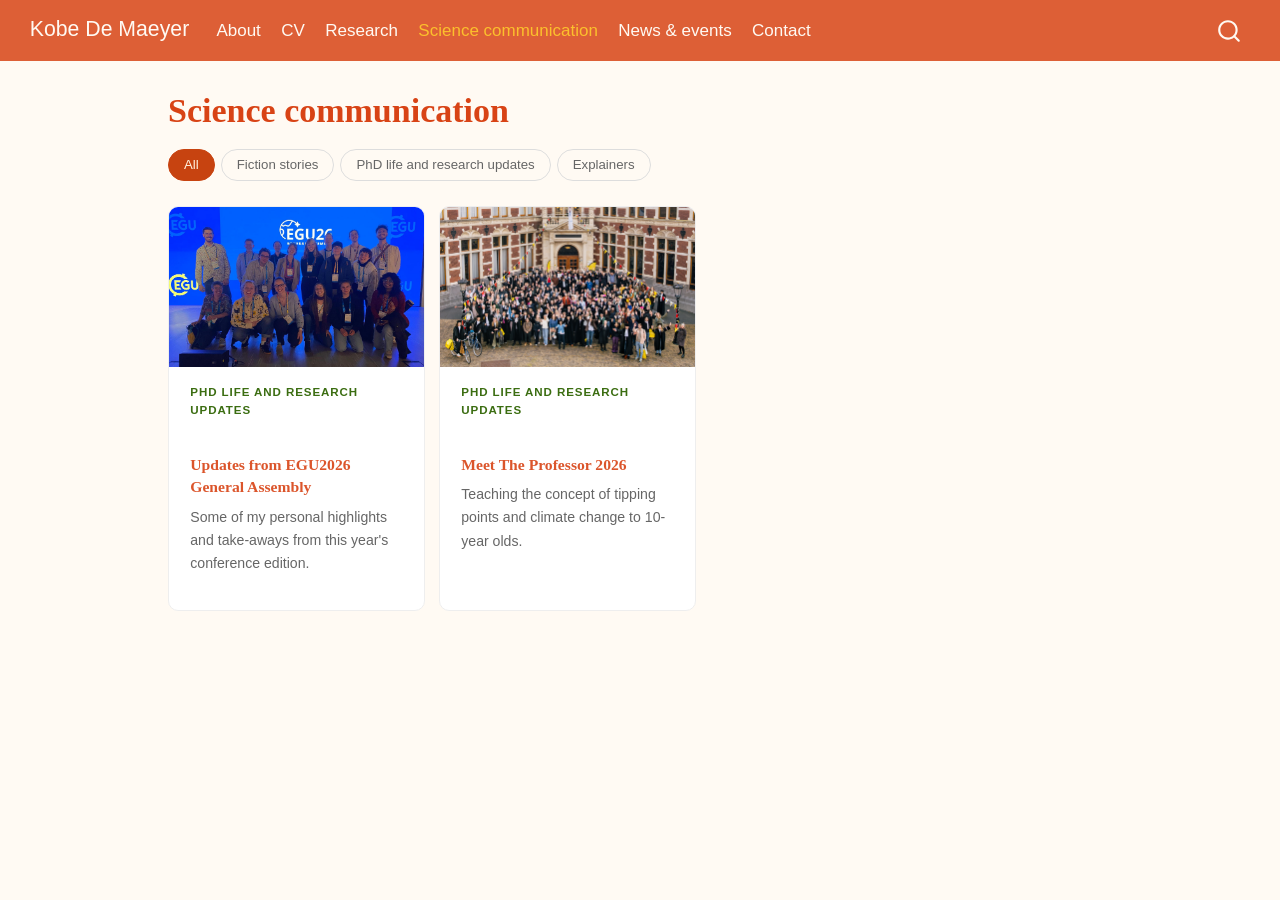
<file: scicomm.html>
<!DOCTYPE html>
<html xmlns="http://www.w3.org/1999/xhtml" lang="en" xml:lang="en"><head>

<meta charset="utf-8">
<meta name="generator" content="quarto-1.9.38">

<meta name="viewport" content="width=device-width, initial-scale=1.0, user-scalable=yes">


<title>Science communication – Kobe De Maeyer</title>
<style>
/* Default styles provided by pandoc.
** See https://pandoc.org/MANUAL.html#variables-for-html for config info.
*/
code{white-space: pre-wrap;}
span.smallcaps{font-variant: small-caps;}
div.columns{display: flex; gap: min(4vw, 1.5em);}
div.column{flex: auto; overflow-x: auto;}
div.hanging-indent{margin-left: 1.5em; text-indent: -1.5em;}
ul.task-list{list-style: none;}
ul.task-list li input[type="checkbox"] {
  width: 0.8em;
  margin: 0 0.8em 0.2em -1em; /* quarto-specific, see https://github.com/quarto-dev/quarto-cli/issues/4556 */ 
  vertical-align: middle;
}
</style>


<script src="site_libs/quarto-nav/quarto-nav.js"></script>
<script src="site_libs/clipboard/clipboard.min.js"></script>
<script src="site_libs/quarto-search/autocomplete.umd.js"></script>
<script src="site_libs/quarto-search/fuse.min.js"></script>
<script src="site_libs/quarto-search/quarto-search.js"></script>
<meta name="quarto:offset" content="./">
<script src="site_libs/quarto-html/quarto.js" type="module"></script>
<script src="site_libs/quarto-html/tabsets/tabsets.js" type="module"></script>
<script src="site_libs/quarto-html/popper.min.js"></script>
<script src="site_libs/quarto-html/tippy.umd.min.js"></script>
<script src="site_libs/quarto-html/anchor.min.js"></script>
<link href="site_libs/quarto-html/tippy.css" rel="stylesheet">
<link href="site_libs/quarto-html/quarto-syntax-highlighting-15634bcf2e68342d4ad2dfa704d543f6.css" rel="stylesheet" id="quarto-text-highlighting-styles">
<script src="site_libs/bootstrap/bootstrap.min.js"></script>
<link href="site_libs/bootstrap/bootstrap-icons.css" rel="stylesheet">
<link href="site_libs/bootstrap/bootstrap-0545564b1dcf90bc650da264b3bb6396.min.css" rel="stylesheet" append-hash="true" id="quarto-bootstrap" data-mode="light">
<script id="quarto-search-options" type="application/json">{
  "location": "navbar",
  "copy-button": false,
  "collapse-after": 3,
  "panel-placement": "end",
  "type": "overlay",
  "limit": 50,
  "keyboard-shortcut": [
    "f",
    "/",
    "s"
  ],
  "show-item-context": false,
  "language": {
    "search-no-results-text": "No results",
    "search-matching-documents-text": "matching documents",
    "search-copy-link-title": "Copy link to search",
    "search-hide-matches-text": "Hide additional matches",
    "search-more-match-text": "more match in this document",
    "search-more-matches-text": "more matches in this document",
    "search-clear-button-title": "Clear",
    "search-text-placeholder": "",
    "search-detached-cancel-button-title": "Cancel",
    "search-submit-button-title": "Submit",
    "search-label": "Search"
  }
}</script>
<style>html{ scroll-behavior: smooth; }</style>


<link rel="stylesheet" href="styles.css">
</head>

<body class="nav-fixed quarto-light">

<div id="quarto-search-results"></div>
  <header id="quarto-header" class="headroom fixed-top">
    <nav class="navbar navbar-expand-lg " data-bs-theme="dark">
      <div class="navbar-container container-fluid">
      <div class="navbar-brand-container mx-auto">
    <a class="navbar-brand" href="./index.html">
    <span class="navbar-title">Kobe De Maeyer</span>
    </a>
  </div>
            <div id="quarto-search" class="" title="Search"></div>
          <button class="navbar-toggler" type="button" data-bs-toggle="collapse" data-bs-target="#navbarCollapse" aria-controls="navbarCollapse" role="menu" aria-expanded="false" aria-label="Toggle navigation" onclick="if (window.quartoToggleHeadroom) { window.quartoToggleHeadroom(); }">
  <span class="navbar-toggler-icon"></span>
</button>
          <div class="collapse navbar-collapse" id="navbarCollapse">
            <ul class="navbar-nav navbar-nav-scroll me-auto">
  <li class="nav-item">
    <a class="nav-link" href="./index.html"> 
<span class="menu-text">About</span></a>
  </li>  
  <li class="nav-item">
    <a class="nav-link" href="./cv.html"> 
<span class="menu-text">CV</span></a>
  </li>  
  <li class="nav-item">
    <a class="nav-link" href="./research.html"> 
<span class="menu-text">Research</span></a>
  </li>  
  <li class="nav-item">
    <a class="nav-link active" href="./scicomm.html" aria-current="page"> 
<span class="menu-text">Science communication</span></a>
  </li>  
  <li class="nav-item">
    <a class="nav-link" href="./news.html"> 
<span class="menu-text">News &amp; events</span></a>
  </li>  
  <li class="nav-item">
    <a class="nav-link" href="./contact.html"> 
<span class="menu-text">Contact</span></a>
  </li>  
</ul>
          </div> <!-- /navcollapse -->
            <div class="quarto-navbar-tools">
</div>
      </div> <!-- /container-fluid -->
    </nav>
</header>
<!-- content -->
<div id="quarto-content" class="quarto-container page-columns page-rows-contents page-layout-article page-navbar">
<!-- sidebar -->
<!-- margin-sidebar -->
    <div id="quarto-margin-sidebar" class="sidebar margin-sidebar zindex-bottom">
        
    </div>
<!-- main -->
<main class="content" id="quarto-document-content">

<header id="title-block-header" class="quarto-title-block default">
<div class="quarto-title">
<h1 class="title">Science communication</h1>
</div>



<div class="quarto-title-meta">

    
  
    
  </div>
  


</header>


<div class="post-filter-bar">
  <button class="post-filter-btn active" onclick="filterPosts('all', this)">All</button>
  <button class="post-filter-btn" onclick="filterPosts('story', this)">Fiction stories</button>
  <button class="post-filter-btn" onclick="filterPosts('phd', this)">PhD life and research updates</button>
  <button class="post-filter-btn" onclick="filterPosts('explainer', this)">Explainers</button>
</div>

<!-- POST CARDS
     To add a background image to any card, add has-bg class and set --card-bg:
       <a class="post-card has-bg" data-type="story" href="#" style="--card-bg: url('images/your-photo.jpg')">
     Without image, just use:
       <a class="post-card" data-type="story" href="#"> -->

<div class="posts-grid" id="posts-grid">

  <a class="post-card card-with-header-img" data-type="phd" href="posts/egu2026.html">
   <img class="card-header-img" src="images/personal/EGU_group.jpeg" alt="EGU2026">
    <div class="card-inner">
      <div class="post-type-label post-type-phd">PhD life and research updates</div>
      <h3 class="anchored">Updates from EGU2026 General Assembly </h3>
      <p>Some of my personal highlights and take-aways from this year's conference edition.</p>
    </div>
  </a>
  
  <a class="post-card card-with-header-img" data-type="phd" href="posts/meettheprofessor2026.html">
   <img class="card-header-img" src="images/personal/meettheprofessor2026.jpg" alt="meettheprofessor">
    <div class="card-inner">
      <div class="post-type-label post-type-phd">PhD life and research updates</div>
      <h3 class="anchored">Meet The Professor 2026 </h3>
      <p>Teaching the concept of tipping points and climate change to 10-year olds.</p>
    </div>
  </a>

</div>

<script>
function filterPosts(type, btn) {
  document.querySelectorAll('.post-filter-btn').forEach(function(b) { b.classList.remove('active'); });
  btn.classList.add('active');
  document.querySelectorAll('.post-card').forEach(function(card) {
    card.style.display = (type === 'all' || card.getAttribute('data-type') === type) ? '' : 'none';
  });
}
</script>



</main> <!-- /main -->
<script id="quarto-html-after-body" type="application/javascript">
  window.document.addEventListener("DOMContentLoaded", function (event) {
    const icon = "";
    const anchorJS = new window.AnchorJS();
    anchorJS.options = {
      placement: 'right',
      icon: icon
    };
    anchorJS.add('.anchored');
    const isCodeAnnotation = (el) => {
      for (const clz of el.classList) {
        if (clz.startsWith('code-annotation-')) {                     
          return true;
        }
      }
      return false;
    }
    const onCopySuccess = function(e) {
      // button target
      const button = e.trigger;
      // don't keep focus
      button.blur();
      // flash "checked"
      button.classList.add('code-copy-button-checked');
      var currentTitle = button.getAttribute("title");
      button.setAttribute("title", "Copied!");
      let tooltip;
      if (window.bootstrap) {
        button.setAttribute("data-bs-toggle", "tooltip");
        button.setAttribute("data-bs-placement", "left");
        button.setAttribute("data-bs-title", "Copied!");
        tooltip = new bootstrap.Tooltip(button, 
          { trigger: "manual", 
            customClass: "code-copy-button-tooltip",
            offset: [0, -8]});
        tooltip.show();    
      }
      setTimeout(function() {
        if (tooltip) {
          tooltip.hide();
          button.removeAttribute("data-bs-title");
          button.removeAttribute("data-bs-toggle");
          button.removeAttribute("data-bs-placement");
        }
        button.setAttribute("title", currentTitle);
        button.classList.remove('code-copy-button-checked');
      }, 1000);
      // clear code selection
      e.clearSelection();
    }
    const getTextToCopy = function(trigger) {
      const outerScaffold = trigger.parentElement.cloneNode(true);
      const codeEl = outerScaffold.querySelector('code');
      for (const childEl of codeEl.children) {
        if (isCodeAnnotation(childEl)) {
          childEl.remove();
        }
      }
      return codeEl.innerText;
    }
    const clipboard = new window.ClipboardJS('.code-copy-button:not([data-in-quarto-modal])', {
      text: getTextToCopy
    });
    clipboard.on('success', onCopySuccess);
    if (window.document.getElementById('quarto-embedded-source-code-modal')) {
      const clipboardModal = new window.ClipboardJS('.code-copy-button[data-in-quarto-modal]', {
        text: getTextToCopy,
        container: window.document.getElementById('quarto-embedded-source-code-modal')
      });
      clipboardModal.on('success', onCopySuccess);
    }
      var localhostRegex = new RegExp(/^(?:http|https):\/\/localhost\:?[0-9]*\//);
      var mailtoRegex = new RegExp(/^mailto:/);
        var filterRegex = new RegExp("https:\/\/Kobe-De-Maeyer\.github\.io\/");
      var isInternal = (href) => {
          return filterRegex.test(href) || localhostRegex.test(href) || mailtoRegex.test(href);
      }
      // Inspect non-navigation links and adorn them if external
     var links = window.document.querySelectorAll('a[href]:not(.nav-link):not(.navbar-brand):not(.toc-action):not(.sidebar-link):not(.sidebar-item-toggle):not(.pagination-link):not(.no-external):not([aria-hidden]):not(.dropdown-item):not(.quarto-navigation-tool):not(.about-link)');
      for (var i=0; i<links.length; i++) {
        const link = links[i];
        if (!isInternal(link.href)) {
          // undo the damage that might have been done by quarto-nav.js in the case of
          // links that we want to consider external
          if (link.dataset.originalHref !== undefined) {
            link.href = link.dataset.originalHref;
          }
            // target, if specified
            link.setAttribute("target", "_blank");
            if (link.getAttribute("rel") === null) {
              link.setAttribute("rel", "noopener");
            }
        }
      }
    function tippyHover(el, contentFn, onTriggerFn, onUntriggerFn) {
      const config = {
        allowHTML: true,
        maxWidth: 500,
        delay: 100,
        arrow: false,
        appendTo: function(el) {
            return el.parentElement;
        },
        interactive: true,
        interactiveBorder: 10,
        theme: 'quarto',
        placement: 'bottom-start',
      };
      if (contentFn) {
        config.content = contentFn;
      }
      if (onTriggerFn) {
        config.onTrigger = onTriggerFn;
      }
      if (onUntriggerFn) {
        config.onUntrigger = onUntriggerFn;
      }
      window.tippy(el, config); 
    }
    const noterefs = window.document.querySelectorAll('a[role="doc-noteref"]');
    for (var i=0; i<noterefs.length; i++) {
      const ref = noterefs[i];
      tippyHover(ref, function() {
        // use id or data attribute instead here
        let href = ref.getAttribute('data-footnote-href') || ref.getAttribute('href');
        try { href = new URL(href).hash; } catch {}
        const id = href.replace(/^#\/?/, "");
        const note = window.document.getElementById(id);
        if (note) {
          return note.innerHTML;
        } else {
          return "";
        }
      });
    }
    const xrefs = window.document.querySelectorAll('a.quarto-xref');
    const processXRef = (id, note) => {
      // Strip column container classes
      const stripColumnClz = (el) => {
        el.classList.remove("page-full", "page-columns");
        if (el.children) {
          for (const child of el.children) {
            stripColumnClz(child);
          }
        }
      }
      stripColumnClz(note)
      if (id === null || id.startsWith('sec-')) {
        // Special case sections, only their first couple elements
        const container = document.createElement("div");
        if (note.children && note.children.length > 2) {
          container.appendChild(note.children[0].cloneNode(true));
          for (let i = 1; i < note.children.length; i++) {
            const child = note.children[i];
            if (child.tagName === "P" && child.innerText === "") {
              continue;
            } else {
              container.appendChild(child.cloneNode(true));
              break;
            }
          }
          if (window.Quarto?.typesetMath) {
            window.Quarto.typesetMath(container);
          }
          return container.innerHTML
        } else {
          if (window.Quarto?.typesetMath) {
            window.Quarto.typesetMath(note);
          }
          return note.innerHTML;
        }
      } else {
        // Remove any anchor links if they are present
        const anchorLink = note.querySelector('a.anchorjs-link');
        if (anchorLink) {
          anchorLink.remove();
        }
        if (window.Quarto?.typesetMath) {
          window.Quarto.typesetMath(note);
        }
        if (note.classList.contains("callout")) {
          return note.outerHTML;
        } else {
          return note.innerHTML;
        }
      }
    }
    for (var i=0; i<xrefs.length; i++) {
      const xref = xrefs[i];
      tippyHover(xref, undefined, function(instance) {
        instance.disable();
        let url = xref.getAttribute('href');
        let hash = undefined; 
        if (url.startsWith('#')) {
          hash = url;
        } else {
          try { hash = new URL(url).hash; } catch {}
        }
        if (hash) {
          const id = hash.replace(/^#\/?/, "");
          const note = window.document.getElementById(id);
          if (note !== null) {
            try {
              const html = processXRef(id, note.cloneNode(true));
              instance.setContent(html);
            } finally {
              instance.enable();
              instance.show();
            }
          } else {
            // See if we can fetch this
            fetch(url.split('#')[0])
            .then(res => res.text())
            .then(html => {
              const parser = new DOMParser();
              const htmlDoc = parser.parseFromString(html, "text/html");
              const note = htmlDoc.getElementById(id);
              if (note !== null) {
                const html = processXRef(id, note);
                instance.setContent(html);
              } 
            }).finally(() => {
              instance.enable();
              instance.show();
            });
          }
        } else {
          // See if we can fetch a full url (with no hash to target)
          // This is a special case and we should probably do some content thinning / targeting
          fetch(url)
          .then(res => res.text())
          .then(html => {
            const parser = new DOMParser();
            const htmlDoc = parser.parseFromString(html, "text/html");
            const note = htmlDoc.querySelector('main.content');
            if (note !== null) {
              // This should only happen for chapter cross references
              // (since there is no id in the URL)
              // remove the first header
              if (note.children.length > 0 && note.children[0].tagName === "HEADER") {
                note.children[0].remove();
              }
              const html = processXRef(null, note);
              instance.setContent(html);
            } 
          }).finally(() => {
            instance.enable();
            instance.show();
          });
        }
      }, function(instance) {
      });
    }
        let selectedAnnoteEl;
        const selectorForAnnotation = ( cell, annotation) => {
          let cellAttr = 'data-code-cell="' + cell + '"';
          let lineAttr = 'data-code-annotation="' +  annotation + '"';
          const selector = 'span[' + cellAttr + '][' + lineAttr + ']';
          return selector;
        }
        const selectCodeLines = (annoteEl) => {
          const doc = window.document;
          const targetCell = annoteEl.getAttribute("data-target-cell");
          const targetAnnotation = annoteEl.getAttribute("data-target-annotation");
          const annoteSpan = window.document.querySelector(selectorForAnnotation(targetCell, targetAnnotation));
          const lines = annoteSpan.getAttribute("data-code-lines").split(",");
          const lineIds = lines.map((line) => {
            return targetCell + "-" + line;
          })
          let top = null;
          let height = null;
          let parent = null;
          if (lineIds.length > 0) {
              //compute the position of the single el (top and bottom and make a div)
              const el = window.document.getElementById(lineIds[0]);
              top = el.offsetTop;
              height = el.offsetHeight;
              parent = el.parentElement.parentElement;
            if (lineIds.length > 1) {
              const lastEl = window.document.getElementById(lineIds[lineIds.length - 1]);
              const bottom = lastEl.offsetTop + lastEl.offsetHeight;
              height = bottom - top;
            }
            if (top !== null && height !== null && parent !== null) {
              // cook up a div (if necessary) and position it 
              let div = window.document.getElementById("code-annotation-line-highlight");
              if (div === null) {
                div = window.document.createElement("div");
                div.setAttribute("id", "code-annotation-line-highlight");
                div.style.position = 'absolute';
                parent.appendChild(div);
              }
              div.style.top = top - 2 + "px";
              div.style.height = height + 4 + "px";
              div.style.left = 0;
              let gutterDiv = window.document.getElementById("code-annotation-line-highlight-gutter");
              if (gutterDiv === null) {
                gutterDiv = window.document.createElement("div");
                gutterDiv.setAttribute("id", "code-annotation-line-highlight-gutter");
                gutterDiv.style.position = 'absolute';
                const codeCell = window.document.getElementById(targetCell);
                const gutter = codeCell.querySelector('.code-annotation-gutter');
                gutter.appendChild(gutterDiv);
              }
              gutterDiv.style.top = top - 2 + "px";
              gutterDiv.style.height = height + 4 + "px";
            }
            selectedAnnoteEl = annoteEl;
          }
        };
        const unselectCodeLines = () => {
          const elementsIds = ["code-annotation-line-highlight", "code-annotation-line-highlight-gutter"];
          elementsIds.forEach((elId) => {
            const div = window.document.getElementById(elId);
            if (div) {
              div.remove();
            }
          });
          selectedAnnoteEl = undefined;
        };
          // Handle positioning of the toggle
      window.addEventListener(
        "resize",
        throttle(() => {
          elRect = undefined;
          if (selectedAnnoteEl) {
            selectCodeLines(selectedAnnoteEl);
          }
        }, 10)
      );
      function throttle(fn, ms) {
      let throttle = false;
      let timer;
        return (...args) => {
          if(!throttle) { // first call gets through
              fn.apply(this, args);
              throttle = true;
          } else { // all the others get throttled
              if(timer) clearTimeout(timer); // cancel #2
              timer = setTimeout(() => {
                fn.apply(this, args);
                timer = throttle = false;
              }, ms);
          }
        };
      }
        // Attach click handler to the DT
        const annoteDls = window.document.querySelectorAll('dt[data-target-cell]');
        for (const annoteDlNode of annoteDls) {
          annoteDlNode.addEventListener('click', (event) => {
            const clickedEl = event.target;
            if (clickedEl !== selectedAnnoteEl) {
              unselectCodeLines();
              const activeEl = window.document.querySelector('dt[data-target-cell].code-annotation-active');
              if (activeEl) {
                activeEl.classList.remove('code-annotation-active');
              }
              selectCodeLines(clickedEl);
              clickedEl.classList.add('code-annotation-active');
            } else {
              // Unselect the line
              unselectCodeLines();
              clickedEl.classList.remove('code-annotation-active');
            }
          });
        }
    const findCites = (el) => {
      const parentEl = el.parentElement;
      if (parentEl) {
        const cites = parentEl.dataset.cites;
        if (cites) {
          return {
            el,
            cites: cites.split(' ')
          };
        } else {
          return findCites(el.parentElement)
        }
      } else {
        return undefined;
      }
    };
    var bibliorefs = window.document.querySelectorAll('a[role="doc-biblioref"]');
    for (var i=0; i<bibliorefs.length; i++) {
      const ref = bibliorefs[i];
      const citeInfo = findCites(ref);
      if (citeInfo) {
        tippyHover(citeInfo.el, function() {
          var popup = window.document.createElement('div');
          citeInfo.cites.forEach(function(cite) {
            var citeDiv = window.document.createElement('div');
            citeDiv.classList.add('hanging-indent');
            citeDiv.classList.add('csl-entry');
            var biblioDiv = window.document.getElementById('ref-' + cite);
            if (biblioDiv) {
              citeDiv.innerHTML = biblioDiv.innerHTML;
            }
            popup.appendChild(citeDiv);
          });
          return popup.innerHTML;
        });
      }
    }
  });
  </script>
</div> <!-- /content -->




<script src="site_libs/quarto-html/zenscroll-min.js"></script>
</body></html>
</file>
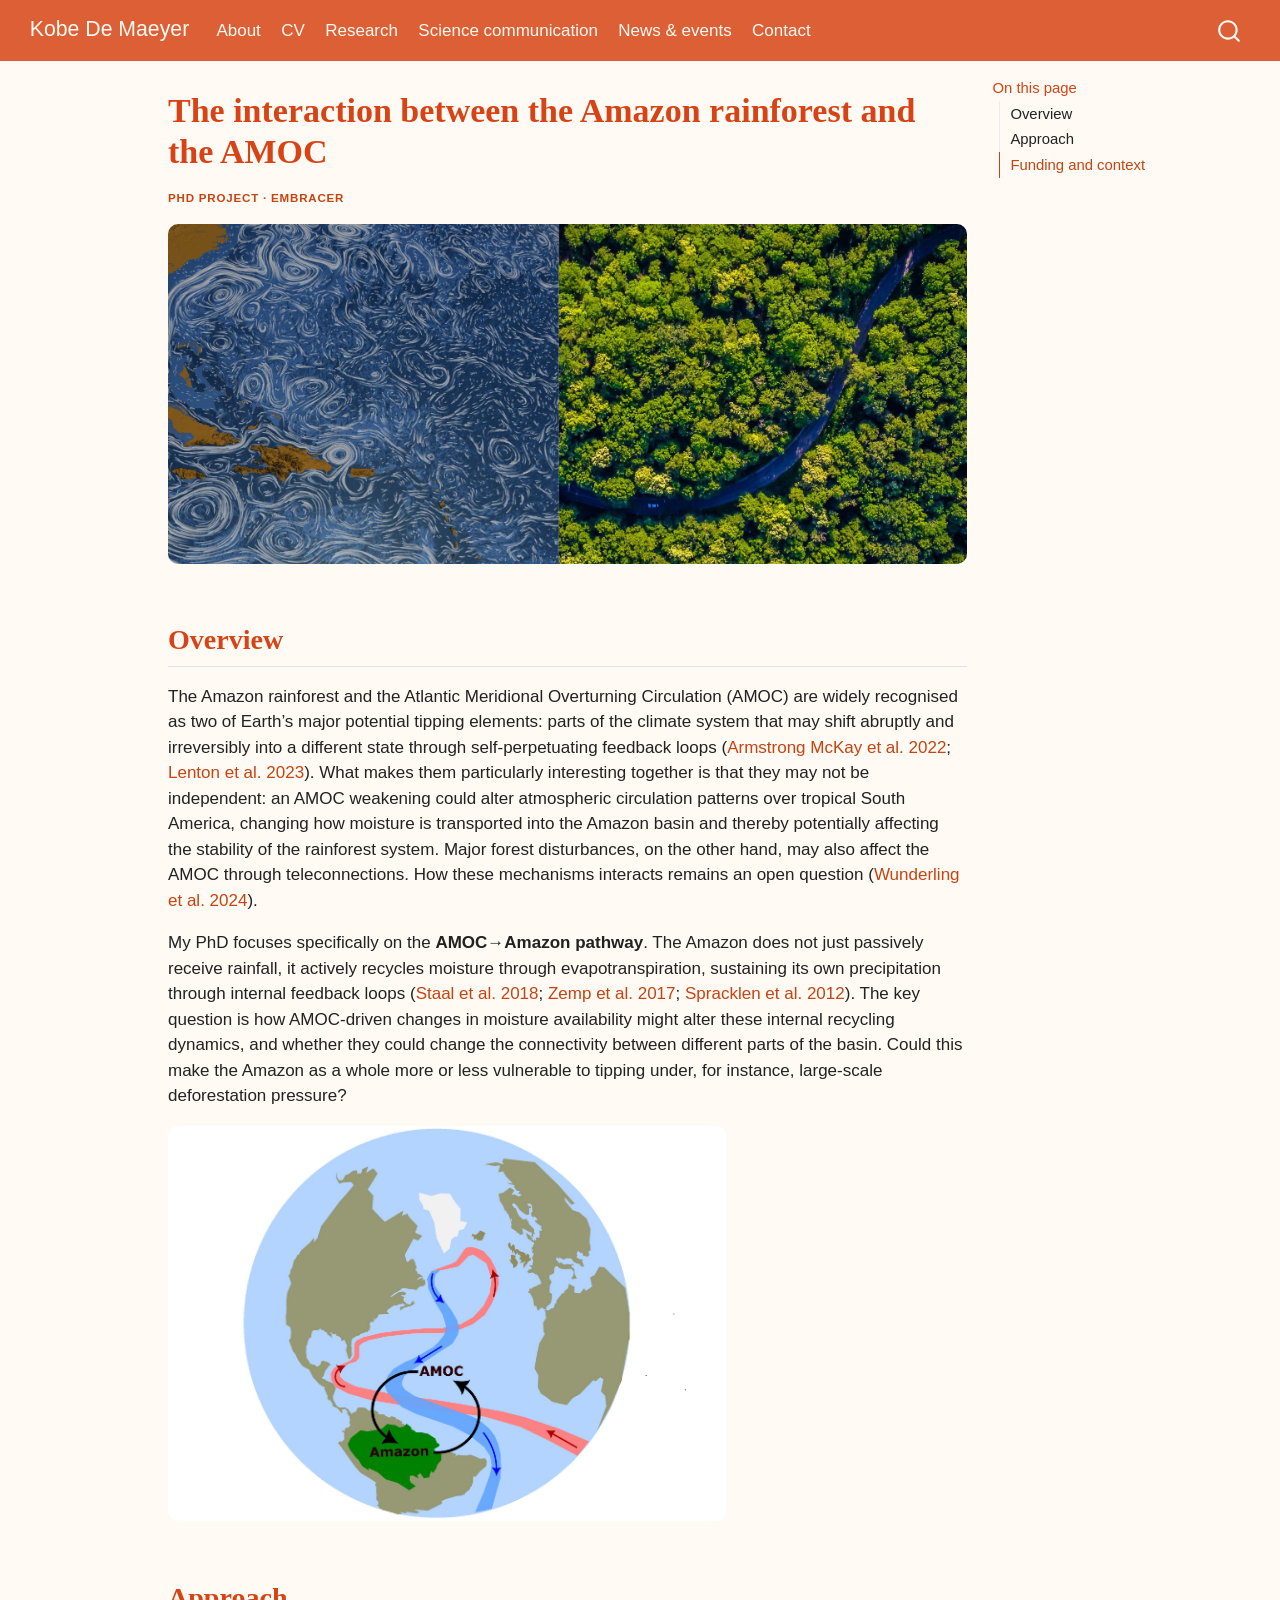
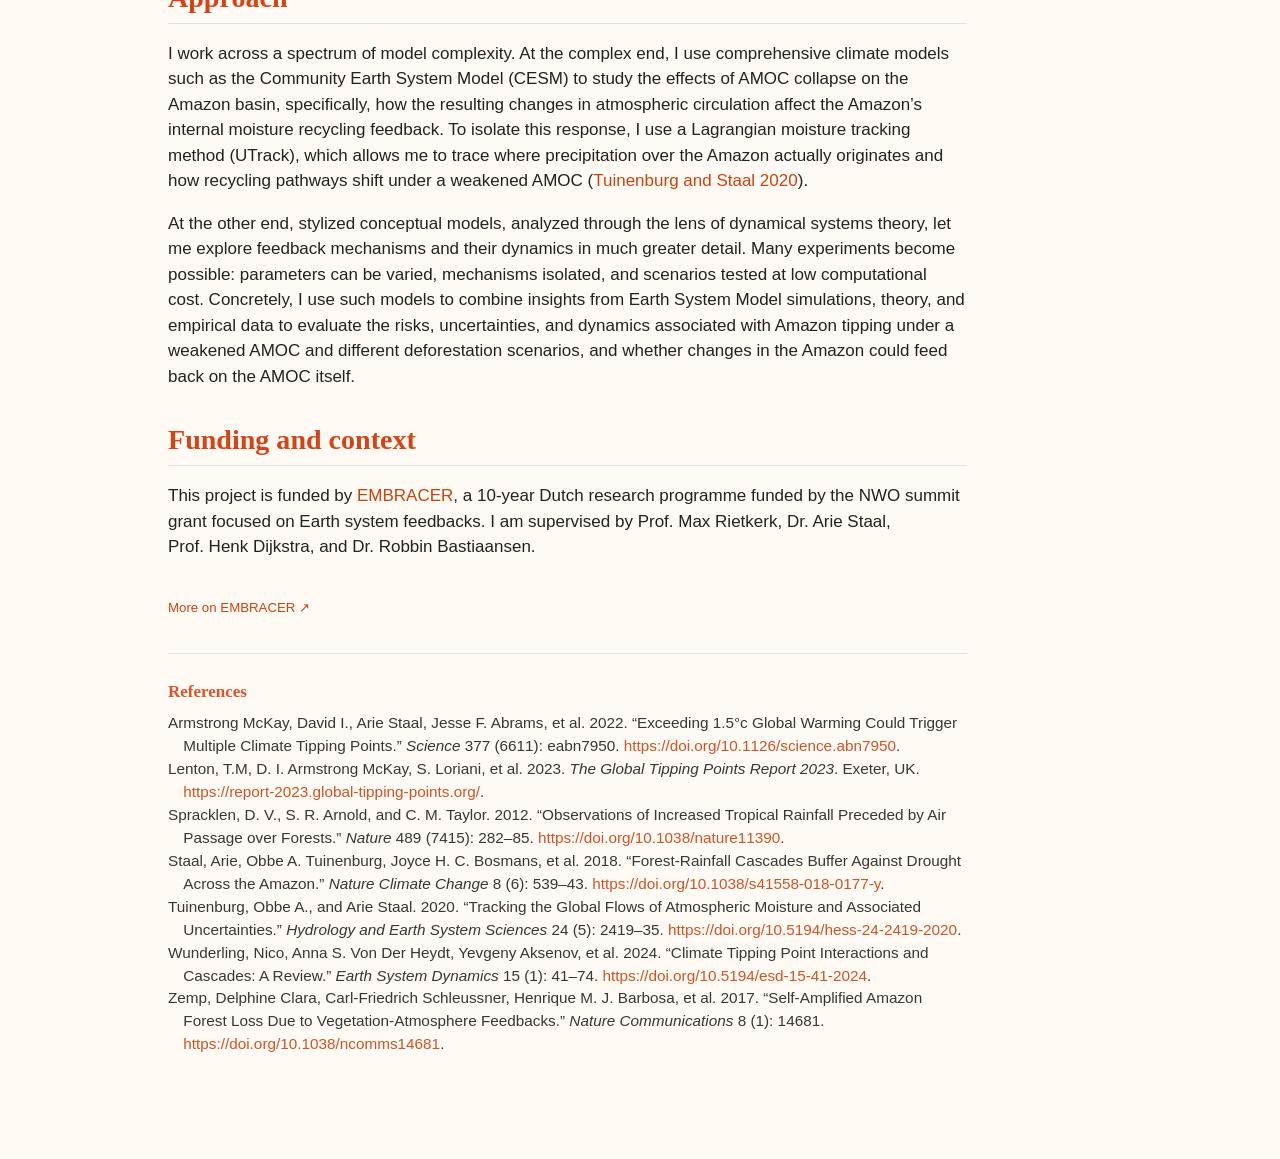
<file: projects/amoc-amazon.html>
<!DOCTYPE html>
<html xmlns="http://www.w3.org/1999/xhtml" lang="en" xml:lang="en"><head>

<meta charset="utf-8">
<meta name="generator" content="quarto-1.9.38">

<meta name="viewport" content="width=device-width, initial-scale=1.0, user-scalable=yes">


<title>The interaction between the Amazon rainforest and the AMOC – Kobe De Maeyer</title>
<style>
/* Default styles provided by pandoc.
** See https://pandoc.org/MANUAL.html#variables-for-html for config info.
*/
code{white-space: pre-wrap;}
span.smallcaps{font-variant: small-caps;}
div.columns{display: flex; gap: min(4vw, 1.5em);}
div.column{flex: auto; overflow-x: auto;}
div.hanging-indent{margin-left: 1.5em; text-indent: -1.5em;}
ul.task-list{list-style: none;}
ul.task-list li input[type="checkbox"] {
  width: 0.8em;
  margin: 0 0.8em 0.2em -1em; /* quarto-specific, see https://github.com/quarto-dev/quarto-cli/issues/4556 */ 
  vertical-align: middle;
}
/* CSS for citations */
div.csl-bib-body { }
div.csl-entry {
  clear: both;
}
.hanging-indent div.csl-entry {
  margin-left:2em;
  text-indent:-2em;
}
div.csl-left-margin {
  min-width:2em;
  float:left;
}
div.csl-right-inline {
  margin-left:2em;
  padding-left:1em;
}
div.csl-indent {
  margin-left: 2em;
}</style>


<script src="../site_libs/quarto-nav/quarto-nav.js"></script>
<script src="../site_libs/clipboard/clipboard.min.js"></script>
<script src="../site_libs/quarto-search/autocomplete.umd.js"></script>
<script src="../site_libs/quarto-search/fuse.min.js"></script>
<script src="../site_libs/quarto-search/quarto-search.js"></script>
<meta name="quarto:offset" content="../">
<script src="../site_libs/quarto-html/quarto.js" type="module"></script>
<script src="../site_libs/quarto-html/tabsets/tabsets.js" type="module"></script>
<script src="../site_libs/quarto-html/popper.min.js"></script>
<script src="../site_libs/quarto-html/tippy.umd.min.js"></script>
<script src="../site_libs/quarto-html/anchor.min.js"></script>
<link href="../site_libs/quarto-html/tippy.css" rel="stylesheet">
<link href="../site_libs/quarto-html/quarto-syntax-highlighting-15634bcf2e68342d4ad2dfa704d543f6.css" rel="stylesheet" id="quarto-text-highlighting-styles">
<script src="../site_libs/bootstrap/bootstrap.min.js"></script>
<link href="../site_libs/bootstrap/bootstrap-icons.css" rel="stylesheet">
<link href="../site_libs/bootstrap/bootstrap-0545564b1dcf90bc650da264b3bb6396.min.css" rel="stylesheet" append-hash="true" id="quarto-bootstrap" data-mode="light">
<script id="quarto-search-options" type="application/json">{
  "location": "navbar",
  "copy-button": false,
  "collapse-after": 3,
  "panel-placement": "end",
  "type": "overlay",
  "limit": 50,
  "keyboard-shortcut": [
    "f",
    "/",
    "s"
  ],
  "show-item-context": false,
  "language": {
    "search-no-results-text": "No results",
    "search-matching-documents-text": "matching documents",
    "search-copy-link-title": "Copy link to search",
    "search-hide-matches-text": "Hide additional matches",
    "search-more-match-text": "more match in this document",
    "search-more-matches-text": "more matches in this document",
    "search-clear-button-title": "Clear",
    "search-text-placeholder": "",
    "search-detached-cancel-button-title": "Cancel",
    "search-submit-button-title": "Submit",
    "search-label": "Search"
  }
}</script>
<style>html{ scroll-behavior: smooth; }</style>


<link rel="stylesheet" href="../styles.css">
</head>

<body class="nav-fixed quarto-light">

<div id="quarto-search-results"></div>
  <header id="quarto-header" class="headroom fixed-top">
    <nav class="navbar navbar-expand-lg " data-bs-theme="dark">
      <div class="navbar-container container-fluid">
      <div class="navbar-brand-container mx-auto">
    <a class="navbar-brand" href="../index.html">
    <span class="navbar-title">Kobe De Maeyer</span>
    </a>
  </div>
            <div id="quarto-search" class="" title="Search"></div>
          <button class="navbar-toggler" type="button" data-bs-toggle="collapse" data-bs-target="#navbarCollapse" aria-controls="navbarCollapse" role="menu" aria-expanded="false" aria-label="Toggle navigation" onclick="if (window.quartoToggleHeadroom) { window.quartoToggleHeadroom(); }">
  <span class="navbar-toggler-icon"></span>
</button>
          <div class="collapse navbar-collapse" id="navbarCollapse">
            <ul class="navbar-nav navbar-nav-scroll me-auto">
  <li class="nav-item">
    <a class="nav-link" href="../index.html"> 
<span class="menu-text">About</span></a>
  </li>  
  <li class="nav-item">
    <a class="nav-link" href="../cv.html"> 
<span class="menu-text">CV</span></a>
  </li>  
  <li class="nav-item">
    <a class="nav-link" href="../research.html"> 
<span class="menu-text">Research</span></a>
  </li>  
  <li class="nav-item">
    <a class="nav-link" href="../scicomm.html"> 
<span class="menu-text">Science communication</span></a>
  </li>  
  <li class="nav-item">
    <a class="nav-link" href="../news.html"> 
<span class="menu-text">News &amp; events</span></a>
  </li>  
  <li class="nav-item">
    <a class="nav-link" href="../contact.html"> 
<span class="menu-text">Contact</span></a>
  </li>  
</ul>
          </div> <!-- /navcollapse -->
            <div class="quarto-navbar-tools">
</div>
      </div> <!-- /container-fluid -->
    </nav>
</header>
<!-- content -->
<div id="quarto-content" class="quarto-container page-columns page-rows-contents page-layout-article page-navbar">
<!-- sidebar -->
<!-- margin-sidebar -->
    <div id="quarto-margin-sidebar" class="sidebar margin-sidebar">
        <nav id="TOC" role="doc-toc" class="toc-active">
    <h2 id="toc-title">On this page</h2>
   
  <ul>
  <li><a href="#overview" id="toc-overview" class="nav-link active" data-scroll-target="#overview">Overview</a></li>
  <li><a href="#approach" id="toc-approach" class="nav-link" data-scroll-target="#approach">Approach</a></li>
  <li><a href="#funding-and-context" id="toc-funding-and-context" class="nav-link" data-scroll-target="#funding-and-context">Funding and context</a></li>
  </ul>
</nav>
    </div>
<!-- main -->
<main class="content" id="quarto-document-content">

<header id="title-block-header" class="quarto-title-block default">
<div class="quarto-title">
<h1 class="title">The interaction between the Amazon rainforest and the AMOC</h1>
</div>



<div class="quarto-title-meta">

    
  
    
  </div>
  


</header>


<div class="project-tag" style="margin-bottom:1rem;">PhD project · EMBRACER</div>
<p><img src="../images/personal/AMOC-Amazon.jpg" class="img-fluid" style="width:100%; max-height:340px; object-fit:cover; border-radius:10px; margin-bottom:1.5rem;"></p>
<section id="overview" class="level2">
<h2 class="anchored" data-anchor-id="overview">Overview</h2>
<p>The Amazon rainforest and the Atlantic Meridional Overturning Circulation (AMOC) are widely recognised as two of Earth’s major potential tipping elements: parts of the climate system that may shift abruptly and irreversibly into a different state through self-perpetuating feedback loops <span class="citation" data-cites="armstrongmckay2022 lenton2023">(<a href="#ref-armstrongmckay2022" role="doc-biblioref">Armstrong McKay et al. 2022</a>; <a href="#ref-lenton2023" role="doc-biblioref">Lenton et al. 2023</a>)</span>. What makes them particularly interesting together is that they may not be independent: an AMOC weakening could alter atmospheric circulation patterns over tropical South America, changing how moisture is transported into the Amazon basin and thereby potentially affecting the stability of the rainforest system. Major forest disturbances, on the other hand, may also affect the AMOC through teleconnections. How these mechanisms interacts remains an open question <span class="citation" data-cites="wunderling2024">(<a href="#ref-wunderling2024" role="doc-biblioref">Wunderling et al. 2024</a>)</span>.</p>
<p>My PhD focuses specifically on the <strong>AMOC→Amazon pathway</strong>. The Amazon does not just passively receive rainfall, it actively recycles moisture through evapotranspiration, sustaining its own precipitation through internal feedback loops <span class="citation" data-cites="staal2018 zemp2017 spracklen2012">(<a href="#ref-staal2018" role="doc-biblioref">Staal et al. 2018</a>; <a href="#ref-zemp2017" role="doc-biblioref">Zemp et al. 2017</a>; <a href="#ref-spracklen2012" role="doc-biblioref">Spracklen et al. 2012</a>)</span>. The key question is how AMOC-driven changes in moisture availability might alter these internal recycling dynamics, and whether they could change the connectivity between different parts of the basin. Could this make the Amazon as a whole more or less vulnerable to tipping under, for instance, large-scale deforestation pressure?</p>
<p><img src="../projects/AMOC_Amazon.jpg" class="img-fluid" style="width:70%; max-height:400px; object-fit:cover; border-radius:10px; margin-bottom:1.5rem;"></p>
</section>
<section id="approach" class="level2">
<h2 class="anchored" data-anchor-id="approach">Approach</h2>
<p>I work across a spectrum of model complexity. At the complex end, I use comprehensive climate models such as the Community Earth System Model (CESM) to study the effects of AMOC collapse on the Amazon basin, specifically, how the resulting changes in atmospheric circulation affect the Amazon’s internal moisture recycling feedback. To isolate this response, I use a Lagrangian moisture tracking method (UTrack), which allows me to trace where precipitation over the Amazon actually originates and how recycling pathways shift under a weakened AMOC <span class="citation" data-cites="tuinenburg2020">(<a href="#ref-tuinenburg2020" role="doc-biblioref">Tuinenburg and Staal 2020</a>)</span>.</p>
<p>At the other end, stylized conceptual models, analyzed through the lens of dynamical systems theory, let me explore feedback mechanisms and their dynamics in much greater detail. Many experiments become possible: parameters can be varied, mechanisms isolated, and scenarios tested at low computational cost. Concretely, I use such models to combine insights from Earth System Model simulations, theory, and empirical data to evaluate the risks, uncertainties, and dynamics associated with Amazon tipping under a weakened AMOC and different deforestation scenarios, and whether changes in the Amazon could feed back on the AMOC itself.</p>
</section>
<section id="funding-and-context" class="level2">
<h2 class="anchored" data-anchor-id="funding-and-context">Funding and context</h2>
<p>This project is funded by <a href="https://embracer.nl/">EMBRACER</a>, a 10-year Dutch research programme funded by the NWO summit grant focused on Earth system feedbacks. I am supervised by Prof.&nbsp;Max Rietkerk, Dr.&nbsp;Arie Staal, Prof.&nbsp;Henk Dijkstra, and Dr.&nbsp;Robbin Bastiaansen.</p>
<div class="project-links" style="margin-top:2rem;">
  <a href="https://embracer.nl/" target="_blank">More on EMBRACER ↗</a>
</div>



</section>

<div id="quarto-appendix" class="default"><section class="quarto-appendix-contents" role="doc-bibliography" id="quarto-bibliography"><h2 class="anchored quarto-appendix-heading">References</h2><div id="refs" class="references csl-bib-body hanging-indent" role="list">
<div id="ref-armstrongmckay2022" class="csl-entry" role="listitem">
Armstrong McKay, David I., Arie Staal, Jesse F. Abrams, et al. 2022. <span>“Exceeding 1.5°c Global Warming Could Trigger Multiple Climate Tipping Points.”</span> <em>Science</em> 377 (6611): eabn7950. <a href="https://doi.org/10.1126/science.abn7950">https://doi.org/10.1126/science.abn7950</a>.
</div>
<div id="ref-lenton2023" class="csl-entry" role="listitem">
Lenton, T.M, D. I. Armstrong McKay, S. Loriani, et al. 2023. <em>The Global Tipping Points Report 2023</em>. Exeter, UK. <a href="https://report-2023.global-tipping-points.org/">https://report-2023.global-tipping-points.org/</a>.
</div>
<div id="ref-spracklen2012" class="csl-entry" role="listitem">
Spracklen, D. V., S. R. Arnold, and C. M. Taylor. 2012. <span>“Observations of Increased Tropical Rainfall Preceded by Air Passage over Forests.”</span> <em>Nature</em> 489 (7415): 282–85. <a href="https://doi.org/10.1038/nature11390">https://doi.org/10.1038/nature11390</a>.
</div>
<div id="ref-staal2018" class="csl-entry" role="listitem">
Staal, Arie, Obbe A. Tuinenburg, Joyce H. C. Bosmans, et al. 2018. <span>“Forest-Rainfall Cascades Buffer Against Drought Across the Amazon.”</span> <em>Nature Climate Change</em> 8 (6): 539–43. <a href="https://doi.org/10.1038/s41558-018-0177-y">https://doi.org/10.1038/s41558-018-0177-y</a>.
</div>
<div id="ref-tuinenburg2020" class="csl-entry" role="listitem">
Tuinenburg, Obbe A., and Arie Staal. 2020. <span>“Tracking the Global Flows of Atmospheric Moisture and Associated Uncertainties.”</span> <em>Hydrology and Earth System Sciences</em> 24 (5): 2419–35. <a href="https://doi.org/10.5194/hess-24-2419-2020">https://doi.org/10.5194/hess-24-2419-2020</a>.
</div>
<div id="ref-wunderling2024" class="csl-entry" role="listitem">
Wunderling, Nico, Anna S. Von Der Heydt, Yevgeny Aksenov, et al. 2024. <span>“Climate Tipping Point Interactions and Cascades: A Review.”</span> <em>Earth System Dynamics</em> 15 (1): 41–74. <a href="https://doi.org/10.5194/esd-15-41-2024">https://doi.org/10.5194/esd-15-41-2024</a>.
</div>
<div id="ref-zemp2017" class="csl-entry" role="listitem">
Zemp, Delphine Clara, Carl-Friedrich Schleussner, Henrique M. J. Barbosa, et al. 2017. <span>“Self-Amplified Amazon Forest Loss Due to Vegetation-Atmosphere Feedbacks.”</span> <em>Nature Communications</em> 8 (1): 14681. <a href="https://doi.org/10.1038/ncomms14681">https://doi.org/10.1038/ncomms14681</a>.
</div>
</div></section></div></main> <!-- /main -->
<script id="quarto-html-after-body" type="application/javascript">
  window.document.addEventListener("DOMContentLoaded", function (event) {
    const icon = "";
    const anchorJS = new window.AnchorJS();
    anchorJS.options = {
      placement: 'right',
      icon: icon
    };
    anchorJS.add('.anchored');
    const isCodeAnnotation = (el) => {
      for (const clz of el.classList) {
        if (clz.startsWith('code-annotation-')) {                     
          return true;
        }
      }
      return false;
    }
    const onCopySuccess = function(e) {
      // button target
      const button = e.trigger;
      // don't keep focus
      button.blur();
      // flash "checked"
      button.classList.add('code-copy-button-checked');
      var currentTitle = button.getAttribute("title");
      button.setAttribute("title", "Copied!");
      let tooltip;
      if (window.bootstrap) {
        button.setAttribute("data-bs-toggle", "tooltip");
        button.setAttribute("data-bs-placement", "left");
        button.setAttribute("data-bs-title", "Copied!");
        tooltip = new bootstrap.Tooltip(button, 
          { trigger: "manual", 
            customClass: "code-copy-button-tooltip",
            offset: [0, -8]});
        tooltip.show();    
      }
      setTimeout(function() {
        if (tooltip) {
          tooltip.hide();
          button.removeAttribute("data-bs-title");
          button.removeAttribute("data-bs-toggle");
          button.removeAttribute("data-bs-placement");
        }
        button.setAttribute("title", currentTitle);
        button.classList.remove('code-copy-button-checked');
      }, 1000);
      // clear code selection
      e.clearSelection();
    }
    const getTextToCopy = function(trigger) {
      const outerScaffold = trigger.parentElement.cloneNode(true);
      const codeEl = outerScaffold.querySelector('code');
      for (const childEl of codeEl.children) {
        if (isCodeAnnotation(childEl)) {
          childEl.remove();
        }
      }
      return codeEl.innerText;
    }
    const clipboard = new window.ClipboardJS('.code-copy-button:not([data-in-quarto-modal])', {
      text: getTextToCopy
    });
    clipboard.on('success', onCopySuccess);
    if (window.document.getElementById('quarto-embedded-source-code-modal')) {
      const clipboardModal = new window.ClipboardJS('.code-copy-button[data-in-quarto-modal]', {
        text: getTextToCopy,
        container: window.document.getElementById('quarto-embedded-source-code-modal')
      });
      clipboardModal.on('success', onCopySuccess);
    }
      var localhostRegex = new RegExp(/^(?:http|https):\/\/localhost\:?[0-9]*\//);
      var mailtoRegex = new RegExp(/^mailto:/);
        var filterRegex = new RegExp("https:\/\/Kobe-De-Maeyer\.github\.io\/");
      var isInternal = (href) => {
          return filterRegex.test(href) || localhostRegex.test(href) || mailtoRegex.test(href);
      }
      // Inspect non-navigation links and adorn them if external
     var links = window.document.querySelectorAll('a[href]:not(.nav-link):not(.navbar-brand):not(.toc-action):not(.sidebar-link):not(.sidebar-item-toggle):not(.pagination-link):not(.no-external):not([aria-hidden]):not(.dropdown-item):not(.quarto-navigation-tool):not(.about-link)');
      for (var i=0; i<links.length; i++) {
        const link = links[i];
        if (!isInternal(link.href)) {
          // undo the damage that might have been done by quarto-nav.js in the case of
          // links that we want to consider external
          if (link.dataset.originalHref !== undefined) {
            link.href = link.dataset.originalHref;
          }
            // target, if specified
            link.setAttribute("target", "_blank");
            if (link.getAttribute("rel") === null) {
              link.setAttribute("rel", "noopener");
            }
        }
      }
    function tippyHover(el, contentFn, onTriggerFn, onUntriggerFn) {
      const config = {
        allowHTML: true,
        maxWidth: 500,
        delay: 100,
        arrow: false,
        appendTo: function(el) {
            return el.parentElement;
        },
        interactive: true,
        interactiveBorder: 10,
        theme: 'quarto',
        placement: 'bottom-start',
      };
      if (contentFn) {
        config.content = contentFn;
      }
      if (onTriggerFn) {
        config.onTrigger = onTriggerFn;
      }
      if (onUntriggerFn) {
        config.onUntrigger = onUntriggerFn;
      }
      window.tippy(el, config); 
    }
    const noterefs = window.document.querySelectorAll('a[role="doc-noteref"]');
    for (var i=0; i<noterefs.length; i++) {
      const ref = noterefs[i];
      tippyHover(ref, function() {
        // use id or data attribute instead here
        let href = ref.getAttribute('data-footnote-href') || ref.getAttribute('href');
        try { href = new URL(href).hash; } catch {}
        const id = href.replace(/^#\/?/, "");
        const note = window.document.getElementById(id);
        if (note) {
          return note.innerHTML;
        } else {
          return "";
        }
      });
    }
    const xrefs = window.document.querySelectorAll('a.quarto-xref');
    const processXRef = (id, note) => {
      // Strip column container classes
      const stripColumnClz = (el) => {
        el.classList.remove("page-full", "page-columns");
        if (el.children) {
          for (const child of el.children) {
            stripColumnClz(child);
          }
        }
      }
      stripColumnClz(note)
      if (id === null || id.startsWith('sec-')) {
        // Special case sections, only their first couple elements
        const container = document.createElement("div");
        if (note.children && note.children.length > 2) {
          container.appendChild(note.children[0].cloneNode(true));
          for (let i = 1; i < note.children.length; i++) {
            const child = note.children[i];
            if (child.tagName === "P" && child.innerText === "") {
              continue;
            } else {
              container.appendChild(child.cloneNode(true));
              break;
            }
          }
          if (window.Quarto?.typesetMath) {
            window.Quarto.typesetMath(container);
          }
          return container.innerHTML
        } else {
          if (window.Quarto?.typesetMath) {
            window.Quarto.typesetMath(note);
          }
          return note.innerHTML;
        }
      } else {
        // Remove any anchor links if they are present
        const anchorLink = note.querySelector('a.anchorjs-link');
        if (anchorLink) {
          anchorLink.remove();
        }
        if (window.Quarto?.typesetMath) {
          window.Quarto.typesetMath(note);
        }
        if (note.classList.contains("callout")) {
          return note.outerHTML;
        } else {
          return note.innerHTML;
        }
      }
    }
    for (var i=0; i<xrefs.length; i++) {
      const xref = xrefs[i];
      tippyHover(xref, undefined, function(instance) {
        instance.disable();
        let url = xref.getAttribute('href');
        let hash = undefined; 
        if (url.startsWith('#')) {
          hash = url;
        } else {
          try { hash = new URL(url).hash; } catch {}
        }
        if (hash) {
          const id = hash.replace(/^#\/?/, "");
          const note = window.document.getElementById(id);
          if (note !== null) {
            try {
              const html = processXRef(id, note.cloneNode(true));
              instance.setContent(html);
            } finally {
              instance.enable();
              instance.show();
            }
          } else {
            // See if we can fetch this
            fetch(url.split('#')[0])
            .then(res => res.text())
            .then(html => {
              const parser = new DOMParser();
              const htmlDoc = parser.parseFromString(html, "text/html");
              const note = htmlDoc.getElementById(id);
              if (note !== null) {
                const html = processXRef(id, note);
                instance.setContent(html);
              } 
            }).finally(() => {
              instance.enable();
              instance.show();
            });
          }
        } else {
          // See if we can fetch a full url (with no hash to target)
          // This is a special case and we should probably do some content thinning / targeting
          fetch(url)
          .then(res => res.text())
          .then(html => {
            const parser = new DOMParser();
            const htmlDoc = parser.parseFromString(html, "text/html");
            const note = htmlDoc.querySelector('main.content');
            if (note !== null) {
              // This should only happen for chapter cross references
              // (since there is no id in the URL)
              // remove the first header
              if (note.children.length > 0 && note.children[0].tagName === "HEADER") {
                note.children[0].remove();
              }
              const html = processXRef(null, note);
              instance.setContent(html);
            } 
          }).finally(() => {
            instance.enable();
            instance.show();
          });
        }
      }, function(instance) {
      });
    }
        let selectedAnnoteEl;
        const selectorForAnnotation = ( cell, annotation) => {
          let cellAttr = 'data-code-cell="' + cell + '"';
          let lineAttr = 'data-code-annotation="' +  annotation + '"';
          const selector = 'span[' + cellAttr + '][' + lineAttr + ']';
          return selector;
        }
        const selectCodeLines = (annoteEl) => {
          const doc = window.document;
          const targetCell = annoteEl.getAttribute("data-target-cell");
          const targetAnnotation = annoteEl.getAttribute("data-target-annotation");
          const annoteSpan = window.document.querySelector(selectorForAnnotation(targetCell, targetAnnotation));
          const lines = annoteSpan.getAttribute("data-code-lines").split(",");
          const lineIds = lines.map((line) => {
            return targetCell + "-" + line;
          })
          let top = null;
          let height = null;
          let parent = null;
          if (lineIds.length > 0) {
              //compute the position of the single el (top and bottom and make a div)
              const el = window.document.getElementById(lineIds[0]);
              top = el.offsetTop;
              height = el.offsetHeight;
              parent = el.parentElement.parentElement;
            if (lineIds.length > 1) {
              const lastEl = window.document.getElementById(lineIds[lineIds.length - 1]);
              const bottom = lastEl.offsetTop + lastEl.offsetHeight;
              height = bottom - top;
            }
            if (top !== null && height !== null && parent !== null) {
              // cook up a div (if necessary) and position it 
              let div = window.document.getElementById("code-annotation-line-highlight");
              if (div === null) {
                div = window.document.createElement("div");
                div.setAttribute("id", "code-annotation-line-highlight");
                div.style.position = 'absolute';
                parent.appendChild(div);
              }
              div.style.top = top - 2 + "px";
              div.style.height = height + 4 + "px";
              div.style.left = 0;
              let gutterDiv = window.document.getElementById("code-annotation-line-highlight-gutter");
              if (gutterDiv === null) {
                gutterDiv = window.document.createElement("div");
                gutterDiv.setAttribute("id", "code-annotation-line-highlight-gutter");
                gutterDiv.style.position = 'absolute';
                const codeCell = window.document.getElementById(targetCell);
                const gutter = codeCell.querySelector('.code-annotation-gutter');
                gutter.appendChild(gutterDiv);
              }
              gutterDiv.style.top = top - 2 + "px";
              gutterDiv.style.height = height + 4 + "px";
            }
            selectedAnnoteEl = annoteEl;
          }
        };
        const unselectCodeLines = () => {
          const elementsIds = ["code-annotation-line-highlight", "code-annotation-line-highlight-gutter"];
          elementsIds.forEach((elId) => {
            const div = window.document.getElementById(elId);
            if (div) {
              div.remove();
            }
          });
          selectedAnnoteEl = undefined;
        };
          // Handle positioning of the toggle
      window.addEventListener(
        "resize",
        throttle(() => {
          elRect = undefined;
          if (selectedAnnoteEl) {
            selectCodeLines(selectedAnnoteEl);
          }
        }, 10)
      );
      function throttle(fn, ms) {
      let throttle = false;
      let timer;
        return (...args) => {
          if(!throttle) { // first call gets through
              fn.apply(this, args);
              throttle = true;
          } else { // all the others get throttled
              if(timer) clearTimeout(timer); // cancel #2
              timer = setTimeout(() => {
                fn.apply(this, args);
                timer = throttle = false;
              }, ms);
          }
        };
      }
        // Attach click handler to the DT
        const annoteDls = window.document.querySelectorAll('dt[data-target-cell]');
        for (const annoteDlNode of annoteDls) {
          annoteDlNode.addEventListener('click', (event) => {
            const clickedEl = event.target;
            if (clickedEl !== selectedAnnoteEl) {
              unselectCodeLines();
              const activeEl = window.document.querySelector('dt[data-target-cell].code-annotation-active');
              if (activeEl) {
                activeEl.classList.remove('code-annotation-active');
              }
              selectCodeLines(clickedEl);
              clickedEl.classList.add('code-annotation-active');
            } else {
              // Unselect the line
              unselectCodeLines();
              clickedEl.classList.remove('code-annotation-active');
            }
          });
        }
    const findCites = (el) => {
      const parentEl = el.parentElement;
      if (parentEl) {
        const cites = parentEl.dataset.cites;
        if (cites) {
          return {
            el,
            cites: cites.split(' ')
          };
        } else {
          return findCites(el.parentElement)
        }
      } else {
        return undefined;
      }
    };
    var bibliorefs = window.document.querySelectorAll('a[role="doc-biblioref"]');
    for (var i=0; i<bibliorefs.length; i++) {
      const ref = bibliorefs[i];
      const citeInfo = findCites(ref);
      if (citeInfo) {
        tippyHover(citeInfo.el, function() {
          var popup = window.document.createElement('div');
          citeInfo.cites.forEach(function(cite) {
            var citeDiv = window.document.createElement('div');
            citeDiv.classList.add('hanging-indent');
            citeDiv.classList.add('csl-entry');
            var biblioDiv = window.document.getElementById('ref-' + cite);
            if (biblioDiv) {
              citeDiv.innerHTML = biblioDiv.innerHTML;
            }
            popup.appendChild(citeDiv);
          });
          return popup.innerHTML;
        });
      }
    }
  });
  </script>
</div> <!-- /content -->




<script src="../site_libs/quarto-html/zenscroll-min.js"></script>
</body></html>
</file>
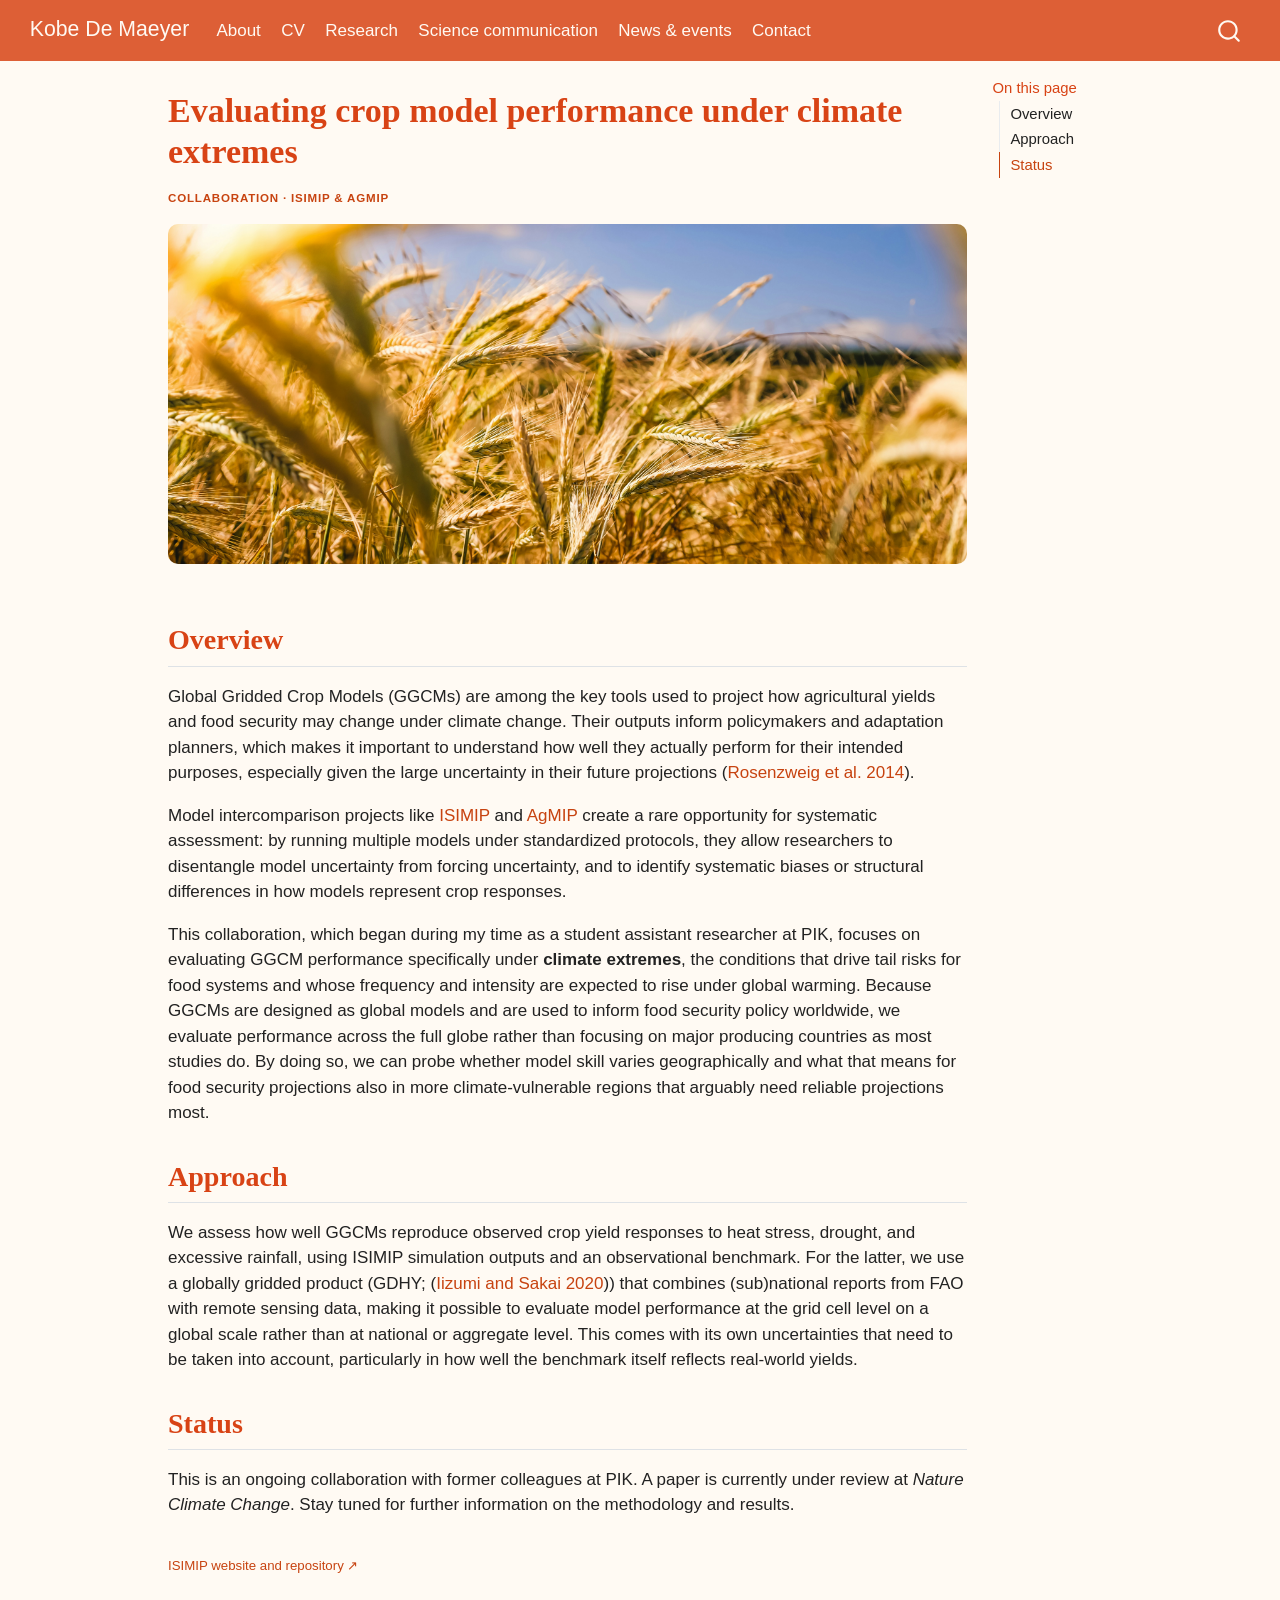
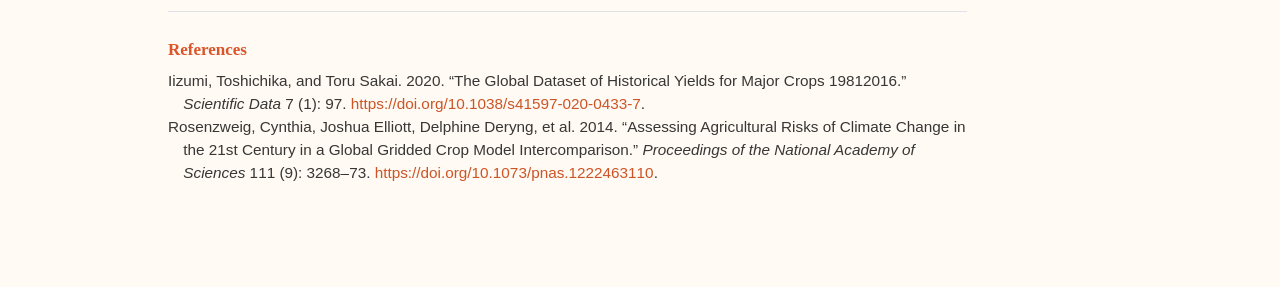
<file: projects/crop-models.html>
<!DOCTYPE html>
<html xmlns="http://www.w3.org/1999/xhtml" lang="en" xml:lang="en"><head>

<meta charset="utf-8">
<meta name="generator" content="quarto-1.9.38">

<meta name="viewport" content="width=device-width, initial-scale=1.0, user-scalable=yes">


<title>Evaluating crop model performance under climate extremes – Kobe De Maeyer</title>
<style>
/* Default styles provided by pandoc.
** See https://pandoc.org/MANUAL.html#variables-for-html for config info.
*/
code{white-space: pre-wrap;}
span.smallcaps{font-variant: small-caps;}
div.columns{display: flex; gap: min(4vw, 1.5em);}
div.column{flex: auto; overflow-x: auto;}
div.hanging-indent{margin-left: 1.5em; text-indent: -1.5em;}
ul.task-list{list-style: none;}
ul.task-list li input[type="checkbox"] {
  width: 0.8em;
  margin: 0 0.8em 0.2em -1em; /* quarto-specific, see https://github.com/quarto-dev/quarto-cli/issues/4556 */ 
  vertical-align: middle;
}
/* CSS for citations */
div.csl-bib-body { }
div.csl-entry {
  clear: both;
}
.hanging-indent div.csl-entry {
  margin-left:2em;
  text-indent:-2em;
}
div.csl-left-margin {
  min-width:2em;
  float:left;
}
div.csl-right-inline {
  margin-left:2em;
  padding-left:1em;
}
div.csl-indent {
  margin-left: 2em;
}</style>


<script src="../site_libs/quarto-nav/quarto-nav.js"></script>
<script src="../site_libs/clipboard/clipboard.min.js"></script>
<script src="../site_libs/quarto-search/autocomplete.umd.js"></script>
<script src="../site_libs/quarto-search/fuse.min.js"></script>
<script src="../site_libs/quarto-search/quarto-search.js"></script>
<meta name="quarto:offset" content="../">
<script src="../site_libs/quarto-html/quarto.js" type="module"></script>
<script src="../site_libs/quarto-html/tabsets/tabsets.js" type="module"></script>
<script src="../site_libs/quarto-html/popper.min.js"></script>
<script src="../site_libs/quarto-html/tippy.umd.min.js"></script>
<script src="../site_libs/quarto-html/anchor.min.js"></script>
<link href="../site_libs/quarto-html/tippy.css" rel="stylesheet">
<link href="../site_libs/quarto-html/quarto-syntax-highlighting-15634bcf2e68342d4ad2dfa704d543f6.css" rel="stylesheet" id="quarto-text-highlighting-styles">
<script src="../site_libs/bootstrap/bootstrap.min.js"></script>
<link href="../site_libs/bootstrap/bootstrap-icons.css" rel="stylesheet">
<link href="../site_libs/bootstrap/bootstrap-0545564b1dcf90bc650da264b3bb6396.min.css" rel="stylesheet" append-hash="true" id="quarto-bootstrap" data-mode="light">
<script id="quarto-search-options" type="application/json">{
  "location": "navbar",
  "copy-button": false,
  "collapse-after": 3,
  "panel-placement": "end",
  "type": "overlay",
  "limit": 50,
  "keyboard-shortcut": [
    "f",
    "/",
    "s"
  ],
  "show-item-context": false,
  "language": {
    "search-no-results-text": "No results",
    "search-matching-documents-text": "matching documents",
    "search-copy-link-title": "Copy link to search",
    "search-hide-matches-text": "Hide additional matches",
    "search-more-match-text": "more match in this document",
    "search-more-matches-text": "more matches in this document",
    "search-clear-button-title": "Clear",
    "search-text-placeholder": "",
    "search-detached-cancel-button-title": "Cancel",
    "search-submit-button-title": "Submit",
    "search-label": "Search"
  }
}</script>
<style>html{ scroll-behavior: smooth; }</style>


<link rel="stylesheet" href="../styles.css">
</head>

<body class="nav-fixed quarto-light">

<div id="quarto-search-results"></div>
  <header id="quarto-header" class="headroom fixed-top">
    <nav class="navbar navbar-expand-lg " data-bs-theme="dark">
      <div class="navbar-container container-fluid">
      <div class="navbar-brand-container mx-auto">
    <a class="navbar-brand" href="../index.html">
    <span class="navbar-title">Kobe De Maeyer</span>
    </a>
  </div>
            <div id="quarto-search" class="" title="Search"></div>
          <button class="navbar-toggler" type="button" data-bs-toggle="collapse" data-bs-target="#navbarCollapse" aria-controls="navbarCollapse" role="menu" aria-expanded="false" aria-label="Toggle navigation" onclick="if (window.quartoToggleHeadroom) { window.quartoToggleHeadroom(); }">
  <span class="navbar-toggler-icon"></span>
</button>
          <div class="collapse navbar-collapse" id="navbarCollapse">
            <ul class="navbar-nav navbar-nav-scroll me-auto">
  <li class="nav-item">
    <a class="nav-link" href="../index.html"> 
<span class="menu-text">About</span></a>
  </li>  
  <li class="nav-item">
    <a class="nav-link" href="../cv.html"> 
<span class="menu-text">CV</span></a>
  </li>  
  <li class="nav-item">
    <a class="nav-link" href="../research.html"> 
<span class="menu-text">Research</span></a>
  </li>  
  <li class="nav-item">
    <a class="nav-link" href="../scicomm.html"> 
<span class="menu-text">Science communication</span></a>
  </li>  
  <li class="nav-item">
    <a class="nav-link" href="../news.html"> 
<span class="menu-text">News &amp; events</span></a>
  </li>  
  <li class="nav-item">
    <a class="nav-link" href="../contact.html"> 
<span class="menu-text">Contact</span></a>
  </li>  
</ul>
          </div> <!-- /navcollapse -->
            <div class="quarto-navbar-tools">
</div>
      </div> <!-- /container-fluid -->
    </nav>
</header>
<!-- content -->
<div id="quarto-content" class="quarto-container page-columns page-rows-contents page-layout-article page-navbar">
<!-- sidebar -->
<!-- margin-sidebar -->
    <div id="quarto-margin-sidebar" class="sidebar margin-sidebar">
        <nav id="TOC" role="doc-toc" class="toc-active">
    <h2 id="toc-title">On this page</h2>
   
  <ul>
  <li><a href="#overview" id="toc-overview" class="nav-link active" data-scroll-target="#overview">Overview</a></li>
  <li><a href="#approach" id="toc-approach" class="nav-link" data-scroll-target="#approach">Approach</a></li>
  <li><a href="#status" id="toc-status" class="nav-link" data-scroll-target="#status">Status</a></li>
  </ul>
</nav>
    </div>
<!-- main -->
<main class="content" id="quarto-document-content">

<header id="title-block-header" class="quarto-title-block default">
<div class="quarto-title">
<h1 class="title">Evaluating crop model performance under climate extremes</h1>
</div>



<div class="quarto-title-meta">

    
  
    
  </div>
  


</header>


<div class="project-tag" style="margin-bottom:1rem;">Collaboration · ISIMIP &amp; AgMIP</div>
<p><img src="../images/personal/crops.jpg" class="img-fluid" style="width:100%; max-height:340px; object-fit:cover; border-radius:10px; margin-bottom:1.5rem;"></p>
<section id="overview" class="level2">
<h2 class="anchored" data-anchor-id="overview">Overview</h2>
<p>Global Gridded Crop Models (GGCMs) are among the key tools used to project how agricultural yields and food security may change under climate change. Their outputs inform policymakers and adaptation planners, which makes it important to understand how well they actually perform for their intended purposes, especially given the large uncertainty in their future projections <span class="citation" data-cites="rosenzweig2014">(<a href="#ref-rosenzweig2014" role="doc-biblioref">Rosenzweig et al. 2014</a>)</span>.</p>
<p>Model intercomparison projects like <a href="https://www.isimip.org/">ISIMIP</a> and <a href="https://agmip.org/">AgMIP</a> create a rare opportunity for systematic assessment: by running multiple models under standardized protocols, they allow researchers to disentangle model uncertainty from forcing uncertainty, and to identify systematic biases or structural differences in how models represent crop responses.</p>
<p>This collaboration, which began during my time as a student assistant researcher at PIK, focuses on evaluating GGCM performance specifically under <strong>climate extremes</strong>, the conditions that drive tail risks for food systems and whose frequency and intensity are expected to rise under global warming. Because GGCMs are designed as global models and are used to inform food security policy worldwide, we evaluate performance across the full globe rather than focusing on major producing countries as most studies do. By doing so, we can probe whether model skill varies geographically and what that means for food security projections also in more climate-vulnerable regions that arguably need reliable projections most.</p>
</section>
<section id="approach" class="level2">
<h2 class="anchored" data-anchor-id="approach">Approach</h2>
<p>We assess how well GGCMs reproduce observed crop yield responses to heat stress, drought, and excessive rainfall, using ISIMIP simulation outputs and an observational benchmark. For the latter, we use a globally gridded product (GDHY; <span class="citation" data-cites="iizumi2020">(<a href="#ref-iizumi2020" role="doc-biblioref">Iizumi and Sakai 2020</a>)</span>) that combines (sub)national reports from FAO with remote sensing data, making it possible to evaluate model performance at the grid cell level on a global scale rather than at national or aggregate level. This comes with its own uncertainties that need to be taken into account, particularly in how well the benchmark itself reflects real-world yields.</p>
</section>
<section id="status" class="level2">
<h2 class="anchored" data-anchor-id="status">Status</h2>
<p>This is an ongoing collaboration with former colleagues at PIK. A paper is currently under review at <em>Nature Climate Change</em>. Stay tuned for further information on the methodology and results.</p>
<div class="project-links" style="margin-top:2rem;">
  <a href="https://data.isimip.org/" target="_blank">ISIMIP website and repository ↗</a>
</div>



</section>

<div id="quarto-appendix" class="default"><section class="quarto-appendix-contents" role="doc-bibliography" id="quarto-bibliography"><h2 class="anchored quarto-appendix-heading">References</h2><div id="refs" class="references csl-bib-body hanging-indent" role="list">
<div id="ref-iizumi2020" class="csl-entry" role="listitem">
Iizumi, Toshichika, and Toru Sakai. 2020. <span>“The Global Dataset of Historical Yields for Major Crops 1981<span></span>2016.”</span> <em>Scientific Data</em> 7 (1): 97. <a href="https://doi.org/10.1038/s41597-020-0433-7">https://doi.org/10.1038/s41597-020-0433-7</a>.
</div>
<div id="ref-rosenzweig2014" class="csl-entry" role="listitem">
Rosenzweig, Cynthia, Joshua Elliott, Delphine Deryng, et al. 2014. <span>“Assessing Agricultural Risks of Climate Change in the 21st Century in a Global Gridded Crop Model Intercomparison.”</span> <em>Proceedings of the National Academy of Sciences</em> 111 (9): 3268–73. <a href="https://doi.org/10.1073/pnas.1222463110">https://doi.org/10.1073/pnas.1222463110</a>.
</div>
</div></section></div></main> <!-- /main -->
<script id="quarto-html-after-body" type="application/javascript">
  window.document.addEventListener("DOMContentLoaded", function (event) {
    const icon = "";
    const anchorJS = new window.AnchorJS();
    anchorJS.options = {
      placement: 'right',
      icon: icon
    };
    anchorJS.add('.anchored');
    const isCodeAnnotation = (el) => {
      for (const clz of el.classList) {
        if (clz.startsWith('code-annotation-')) {                     
          return true;
        }
      }
      return false;
    }
    const onCopySuccess = function(e) {
      // button target
      const button = e.trigger;
      // don't keep focus
      button.blur();
      // flash "checked"
      button.classList.add('code-copy-button-checked');
      var currentTitle = button.getAttribute("title");
      button.setAttribute("title", "Copied!");
      let tooltip;
      if (window.bootstrap) {
        button.setAttribute("data-bs-toggle", "tooltip");
        button.setAttribute("data-bs-placement", "left");
        button.setAttribute("data-bs-title", "Copied!");
        tooltip = new bootstrap.Tooltip(button, 
          { trigger: "manual", 
            customClass: "code-copy-button-tooltip",
            offset: [0, -8]});
        tooltip.show();    
      }
      setTimeout(function() {
        if (tooltip) {
          tooltip.hide();
          button.removeAttribute("data-bs-title");
          button.removeAttribute("data-bs-toggle");
          button.removeAttribute("data-bs-placement");
        }
        button.setAttribute("title", currentTitle);
        button.classList.remove('code-copy-button-checked');
      }, 1000);
      // clear code selection
      e.clearSelection();
    }
    const getTextToCopy = function(trigger) {
      const outerScaffold = trigger.parentElement.cloneNode(true);
      const codeEl = outerScaffold.querySelector('code');
      for (const childEl of codeEl.children) {
        if (isCodeAnnotation(childEl)) {
          childEl.remove();
        }
      }
      return codeEl.innerText;
    }
    const clipboard = new window.ClipboardJS('.code-copy-button:not([data-in-quarto-modal])', {
      text: getTextToCopy
    });
    clipboard.on('success', onCopySuccess);
    if (window.document.getElementById('quarto-embedded-source-code-modal')) {
      const clipboardModal = new window.ClipboardJS('.code-copy-button[data-in-quarto-modal]', {
        text: getTextToCopy,
        container: window.document.getElementById('quarto-embedded-source-code-modal')
      });
      clipboardModal.on('success', onCopySuccess);
    }
      var localhostRegex = new RegExp(/^(?:http|https):\/\/localhost\:?[0-9]*\//);
      var mailtoRegex = new RegExp(/^mailto:/);
        var filterRegex = new RegExp("https:\/\/Kobe-De-Maeyer\.github\.io\/");
      var isInternal = (href) => {
          return filterRegex.test(href) || localhostRegex.test(href) || mailtoRegex.test(href);
      }
      // Inspect non-navigation links and adorn them if external
     var links = window.document.querySelectorAll('a[href]:not(.nav-link):not(.navbar-brand):not(.toc-action):not(.sidebar-link):not(.sidebar-item-toggle):not(.pagination-link):not(.no-external):not([aria-hidden]):not(.dropdown-item):not(.quarto-navigation-tool):not(.about-link)');
      for (var i=0; i<links.length; i++) {
        const link = links[i];
        if (!isInternal(link.href)) {
          // undo the damage that might have been done by quarto-nav.js in the case of
          // links that we want to consider external
          if (link.dataset.originalHref !== undefined) {
            link.href = link.dataset.originalHref;
          }
            // target, if specified
            link.setAttribute("target", "_blank");
            if (link.getAttribute("rel") === null) {
              link.setAttribute("rel", "noopener");
            }
        }
      }
    function tippyHover(el, contentFn, onTriggerFn, onUntriggerFn) {
      const config = {
        allowHTML: true,
        maxWidth: 500,
        delay: 100,
        arrow: false,
        appendTo: function(el) {
            return el.parentElement;
        },
        interactive: true,
        interactiveBorder: 10,
        theme: 'quarto',
        placement: 'bottom-start',
      };
      if (contentFn) {
        config.content = contentFn;
      }
      if (onTriggerFn) {
        config.onTrigger = onTriggerFn;
      }
      if (onUntriggerFn) {
        config.onUntrigger = onUntriggerFn;
      }
      window.tippy(el, config); 
    }
    const noterefs = window.document.querySelectorAll('a[role="doc-noteref"]');
    for (var i=0; i<noterefs.length; i++) {
      const ref = noterefs[i];
      tippyHover(ref, function() {
        // use id or data attribute instead here
        let href = ref.getAttribute('data-footnote-href') || ref.getAttribute('href');
        try { href = new URL(href).hash; } catch {}
        const id = href.replace(/^#\/?/, "");
        const note = window.document.getElementById(id);
        if (note) {
          return note.innerHTML;
        } else {
          return "";
        }
      });
    }
    const xrefs = window.document.querySelectorAll('a.quarto-xref');
    const processXRef = (id, note) => {
      // Strip column container classes
      const stripColumnClz = (el) => {
        el.classList.remove("page-full", "page-columns");
        if (el.children) {
          for (const child of el.children) {
            stripColumnClz(child);
          }
        }
      }
      stripColumnClz(note)
      if (id === null || id.startsWith('sec-')) {
        // Special case sections, only their first couple elements
        const container = document.createElement("div");
        if (note.children && note.children.length > 2) {
          container.appendChild(note.children[0].cloneNode(true));
          for (let i = 1; i < note.children.length; i++) {
            const child = note.children[i];
            if (child.tagName === "P" && child.innerText === "") {
              continue;
            } else {
              container.appendChild(child.cloneNode(true));
              break;
            }
          }
          if (window.Quarto?.typesetMath) {
            window.Quarto.typesetMath(container);
          }
          return container.innerHTML
        } else {
          if (window.Quarto?.typesetMath) {
            window.Quarto.typesetMath(note);
          }
          return note.innerHTML;
        }
      } else {
        // Remove any anchor links if they are present
        const anchorLink = note.querySelector('a.anchorjs-link');
        if (anchorLink) {
          anchorLink.remove();
        }
        if (window.Quarto?.typesetMath) {
          window.Quarto.typesetMath(note);
        }
        if (note.classList.contains("callout")) {
          return note.outerHTML;
        } else {
          return note.innerHTML;
        }
      }
    }
    for (var i=0; i<xrefs.length; i++) {
      const xref = xrefs[i];
      tippyHover(xref, undefined, function(instance) {
        instance.disable();
        let url = xref.getAttribute('href');
        let hash = undefined; 
        if (url.startsWith('#')) {
          hash = url;
        } else {
          try { hash = new URL(url).hash; } catch {}
        }
        if (hash) {
          const id = hash.replace(/^#\/?/, "");
          const note = window.document.getElementById(id);
          if (note !== null) {
            try {
              const html = processXRef(id, note.cloneNode(true));
              instance.setContent(html);
            } finally {
              instance.enable();
              instance.show();
            }
          } else {
            // See if we can fetch this
            fetch(url.split('#')[0])
            .then(res => res.text())
            .then(html => {
              const parser = new DOMParser();
              const htmlDoc = parser.parseFromString(html, "text/html");
              const note = htmlDoc.getElementById(id);
              if (note !== null) {
                const html = processXRef(id, note);
                instance.setContent(html);
              } 
            }).finally(() => {
              instance.enable();
              instance.show();
            });
          }
        } else {
          // See if we can fetch a full url (with no hash to target)
          // This is a special case and we should probably do some content thinning / targeting
          fetch(url)
          .then(res => res.text())
          .then(html => {
            const parser = new DOMParser();
            const htmlDoc = parser.parseFromString(html, "text/html");
            const note = htmlDoc.querySelector('main.content');
            if (note !== null) {
              // This should only happen for chapter cross references
              // (since there is no id in the URL)
              // remove the first header
              if (note.children.length > 0 && note.children[0].tagName === "HEADER") {
                note.children[0].remove();
              }
              const html = processXRef(null, note);
              instance.setContent(html);
            } 
          }).finally(() => {
            instance.enable();
            instance.show();
          });
        }
      }, function(instance) {
      });
    }
        let selectedAnnoteEl;
        const selectorForAnnotation = ( cell, annotation) => {
          let cellAttr = 'data-code-cell="' + cell + '"';
          let lineAttr = 'data-code-annotation="' +  annotation + '"';
          const selector = 'span[' + cellAttr + '][' + lineAttr + ']';
          return selector;
        }
        const selectCodeLines = (annoteEl) => {
          const doc = window.document;
          const targetCell = annoteEl.getAttribute("data-target-cell");
          const targetAnnotation = annoteEl.getAttribute("data-target-annotation");
          const annoteSpan = window.document.querySelector(selectorForAnnotation(targetCell, targetAnnotation));
          const lines = annoteSpan.getAttribute("data-code-lines").split(",");
          const lineIds = lines.map((line) => {
            return targetCell + "-" + line;
          })
          let top = null;
          let height = null;
          let parent = null;
          if (lineIds.length > 0) {
              //compute the position of the single el (top and bottom and make a div)
              const el = window.document.getElementById(lineIds[0]);
              top = el.offsetTop;
              height = el.offsetHeight;
              parent = el.parentElement.parentElement;
            if (lineIds.length > 1) {
              const lastEl = window.document.getElementById(lineIds[lineIds.length - 1]);
              const bottom = lastEl.offsetTop + lastEl.offsetHeight;
              height = bottom - top;
            }
            if (top !== null && height !== null && parent !== null) {
              // cook up a div (if necessary) and position it 
              let div = window.document.getElementById("code-annotation-line-highlight");
              if (div === null) {
                div = window.document.createElement("div");
                div.setAttribute("id", "code-annotation-line-highlight");
                div.style.position = 'absolute';
                parent.appendChild(div);
              }
              div.style.top = top - 2 + "px";
              div.style.height = height + 4 + "px";
              div.style.left = 0;
              let gutterDiv = window.document.getElementById("code-annotation-line-highlight-gutter");
              if (gutterDiv === null) {
                gutterDiv = window.document.createElement("div");
                gutterDiv.setAttribute("id", "code-annotation-line-highlight-gutter");
                gutterDiv.style.position = 'absolute';
                const codeCell = window.document.getElementById(targetCell);
                const gutter = codeCell.querySelector('.code-annotation-gutter');
                gutter.appendChild(gutterDiv);
              }
              gutterDiv.style.top = top - 2 + "px";
              gutterDiv.style.height = height + 4 + "px";
            }
            selectedAnnoteEl = annoteEl;
          }
        };
        const unselectCodeLines = () => {
          const elementsIds = ["code-annotation-line-highlight", "code-annotation-line-highlight-gutter"];
          elementsIds.forEach((elId) => {
            const div = window.document.getElementById(elId);
            if (div) {
              div.remove();
            }
          });
          selectedAnnoteEl = undefined;
        };
          // Handle positioning of the toggle
      window.addEventListener(
        "resize",
        throttle(() => {
          elRect = undefined;
          if (selectedAnnoteEl) {
            selectCodeLines(selectedAnnoteEl);
          }
        }, 10)
      );
      function throttle(fn, ms) {
      let throttle = false;
      let timer;
        return (...args) => {
          if(!throttle) { // first call gets through
              fn.apply(this, args);
              throttle = true;
          } else { // all the others get throttled
              if(timer) clearTimeout(timer); // cancel #2
              timer = setTimeout(() => {
                fn.apply(this, args);
                timer = throttle = false;
              }, ms);
          }
        };
      }
        // Attach click handler to the DT
        const annoteDls = window.document.querySelectorAll('dt[data-target-cell]');
        for (const annoteDlNode of annoteDls) {
          annoteDlNode.addEventListener('click', (event) => {
            const clickedEl = event.target;
            if (clickedEl !== selectedAnnoteEl) {
              unselectCodeLines();
              const activeEl = window.document.querySelector('dt[data-target-cell].code-annotation-active');
              if (activeEl) {
                activeEl.classList.remove('code-annotation-active');
              }
              selectCodeLines(clickedEl);
              clickedEl.classList.add('code-annotation-active');
            } else {
              // Unselect the line
              unselectCodeLines();
              clickedEl.classList.remove('code-annotation-active');
            }
          });
        }
    const findCites = (el) => {
      const parentEl = el.parentElement;
      if (parentEl) {
        const cites = parentEl.dataset.cites;
        if (cites) {
          return {
            el,
            cites: cites.split(' ')
          };
        } else {
          return findCites(el.parentElement)
        }
      } else {
        return undefined;
      }
    };
    var bibliorefs = window.document.querySelectorAll('a[role="doc-biblioref"]');
    for (var i=0; i<bibliorefs.length; i++) {
      const ref = bibliorefs[i];
      const citeInfo = findCites(ref);
      if (citeInfo) {
        tippyHover(citeInfo.el, function() {
          var popup = window.document.createElement('div');
          citeInfo.cites.forEach(function(cite) {
            var citeDiv = window.document.createElement('div');
            citeDiv.classList.add('hanging-indent');
            citeDiv.classList.add('csl-entry');
            var biblioDiv = window.document.getElementById('ref-' + cite);
            if (biblioDiv) {
              citeDiv.innerHTML = biblioDiv.innerHTML;
            }
            popup.appendChild(citeDiv);
          });
          return popup.innerHTML;
        });
      }
    }
  });
  </script>
</div> <!-- /content -->




<script src="../site_libs/quarto-html/zenscroll-min.js"></script>
</body></html>
</file>
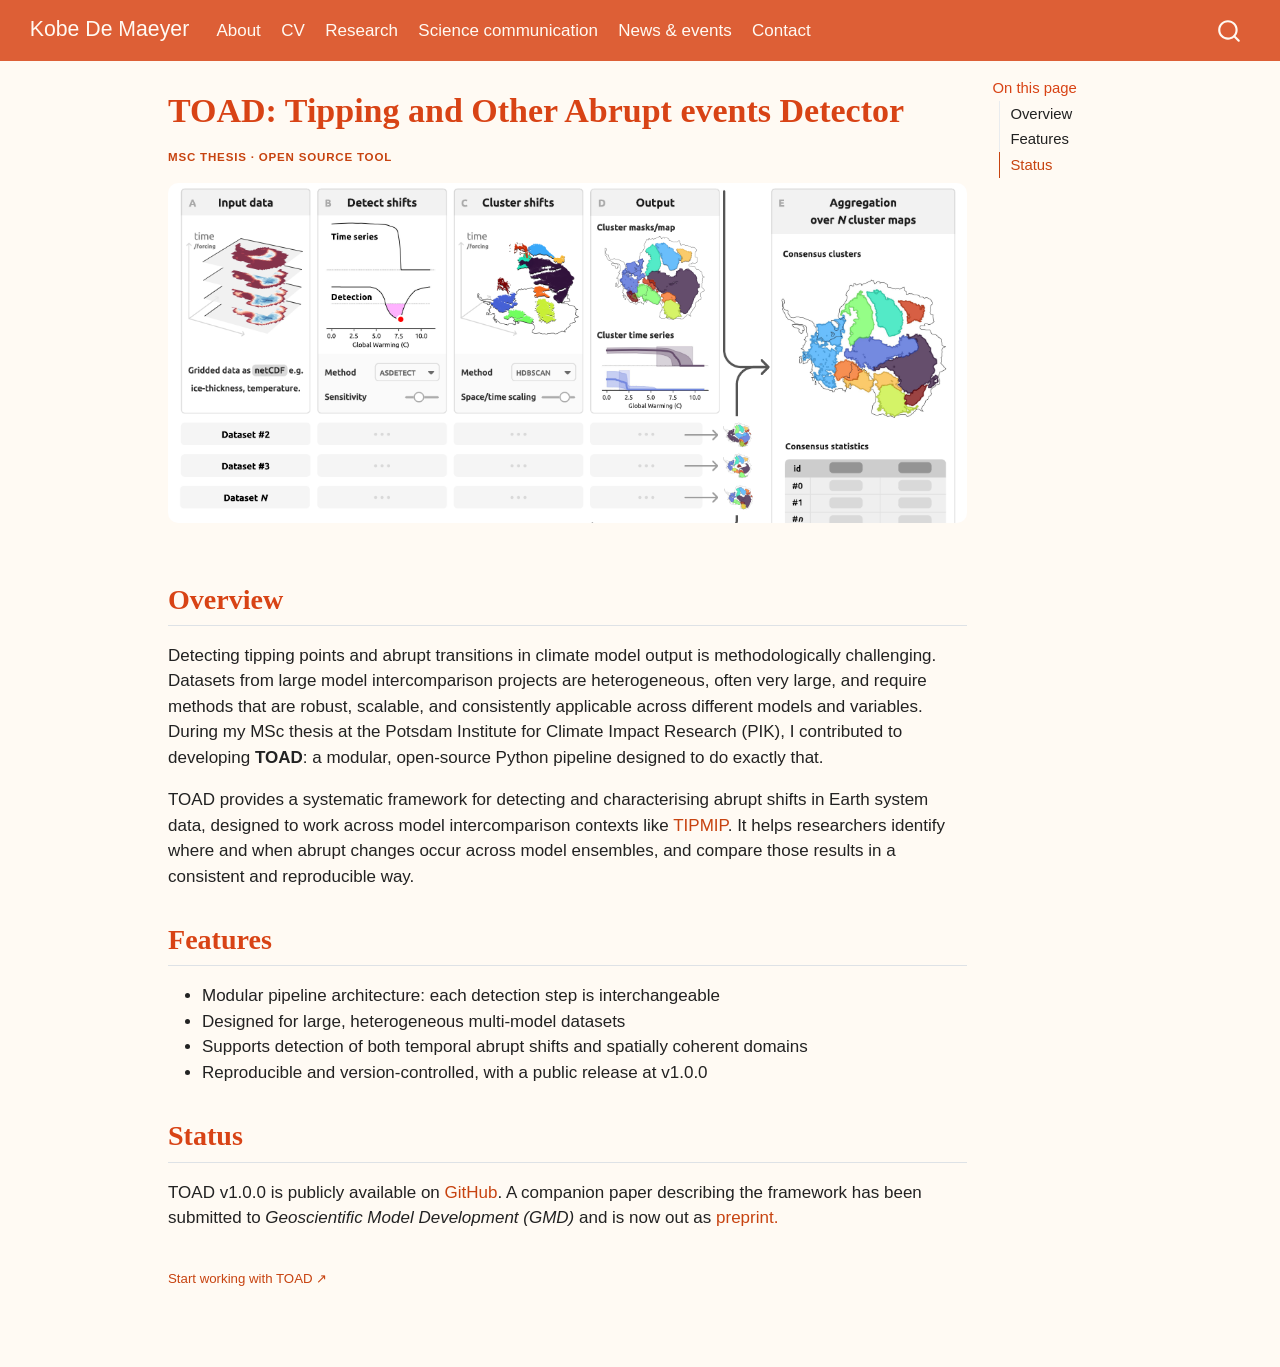
<file: projects/toad.html>
<!DOCTYPE html>
<html xmlns="http://www.w3.org/1999/xhtml" lang="en" xml:lang="en"><head>

<meta charset="utf-8">
<meta name="generator" content="quarto-1.9.38">

<meta name="viewport" content="width=device-width, initial-scale=1.0, user-scalable=yes">


<title>TOAD: Tipping and Other Abrupt events Detector – Kobe De Maeyer</title>
<style>
/* Default styles provided by pandoc.
** See https://pandoc.org/MANUAL.html#variables-for-html for config info.
*/
code{white-space: pre-wrap;}
span.smallcaps{font-variant: small-caps;}
div.columns{display: flex; gap: min(4vw, 1.5em);}
div.column{flex: auto; overflow-x: auto;}
div.hanging-indent{margin-left: 1.5em; text-indent: -1.5em;}
ul.task-list{list-style: none;}
ul.task-list li input[type="checkbox"] {
  width: 0.8em;
  margin: 0 0.8em 0.2em -1em; /* quarto-specific, see https://github.com/quarto-dev/quarto-cli/issues/4556 */ 
  vertical-align: middle;
}
</style>


<script src="../site_libs/quarto-nav/quarto-nav.js"></script>
<script src="../site_libs/clipboard/clipboard.min.js"></script>
<script src="../site_libs/quarto-search/autocomplete.umd.js"></script>
<script src="../site_libs/quarto-search/fuse.min.js"></script>
<script src="../site_libs/quarto-search/quarto-search.js"></script>
<meta name="quarto:offset" content="../">
<script src="../site_libs/quarto-html/quarto.js" type="module"></script>
<script src="../site_libs/quarto-html/tabsets/tabsets.js" type="module"></script>
<script src="../site_libs/quarto-html/popper.min.js"></script>
<script src="../site_libs/quarto-html/tippy.umd.min.js"></script>
<script src="../site_libs/quarto-html/anchor.min.js"></script>
<link href="../site_libs/quarto-html/tippy.css" rel="stylesheet">
<link href="../site_libs/quarto-html/quarto-syntax-highlighting-15634bcf2e68342d4ad2dfa704d543f6.css" rel="stylesheet" id="quarto-text-highlighting-styles">
<script src="../site_libs/bootstrap/bootstrap.min.js"></script>
<link href="../site_libs/bootstrap/bootstrap-icons.css" rel="stylesheet">
<link href="../site_libs/bootstrap/bootstrap-0545564b1dcf90bc650da264b3bb6396.min.css" rel="stylesheet" append-hash="true" id="quarto-bootstrap" data-mode="light">
<script id="quarto-search-options" type="application/json">{
  "location": "navbar",
  "copy-button": false,
  "collapse-after": 3,
  "panel-placement": "end",
  "type": "overlay",
  "limit": 50,
  "keyboard-shortcut": [
    "f",
    "/",
    "s"
  ],
  "show-item-context": false,
  "language": {
    "search-no-results-text": "No results",
    "search-matching-documents-text": "matching documents",
    "search-copy-link-title": "Copy link to search",
    "search-hide-matches-text": "Hide additional matches",
    "search-more-match-text": "more match in this document",
    "search-more-matches-text": "more matches in this document",
    "search-clear-button-title": "Clear",
    "search-text-placeholder": "",
    "search-detached-cancel-button-title": "Cancel",
    "search-submit-button-title": "Submit",
    "search-label": "Search"
  }
}</script>
<style>html{ scroll-behavior: smooth; }</style>


<link rel="stylesheet" href="../styles.css">
</head>

<body class="nav-fixed quarto-light">

<div id="quarto-search-results"></div>
  <header id="quarto-header" class="headroom fixed-top">
    <nav class="navbar navbar-expand-lg " data-bs-theme="dark">
      <div class="navbar-container container-fluid">
      <div class="navbar-brand-container mx-auto">
    <a class="navbar-brand" href="../index.html">
    <span class="navbar-title">Kobe De Maeyer</span>
    </a>
  </div>
            <div id="quarto-search" class="" title="Search"></div>
          <button class="navbar-toggler" type="button" data-bs-toggle="collapse" data-bs-target="#navbarCollapse" aria-controls="navbarCollapse" role="menu" aria-expanded="false" aria-label="Toggle navigation" onclick="if (window.quartoToggleHeadroom) { window.quartoToggleHeadroom(); }">
  <span class="navbar-toggler-icon"></span>
</button>
          <div class="collapse navbar-collapse" id="navbarCollapse">
            <ul class="navbar-nav navbar-nav-scroll me-auto">
  <li class="nav-item">
    <a class="nav-link" href="../index.html"> 
<span class="menu-text">About</span></a>
  </li>  
  <li class="nav-item">
    <a class="nav-link" href="../cv.html"> 
<span class="menu-text">CV</span></a>
  </li>  
  <li class="nav-item">
    <a class="nav-link" href="../research.html"> 
<span class="menu-text">Research</span></a>
  </li>  
  <li class="nav-item">
    <a class="nav-link" href="../scicomm.html"> 
<span class="menu-text">Science communication</span></a>
  </li>  
  <li class="nav-item">
    <a class="nav-link" href="../news.html"> 
<span class="menu-text">News &amp; events</span></a>
  </li>  
  <li class="nav-item">
    <a class="nav-link" href="../contact.html"> 
<span class="menu-text">Contact</span></a>
  </li>  
</ul>
          </div> <!-- /navcollapse -->
            <div class="quarto-navbar-tools">
</div>
      </div> <!-- /container-fluid -->
    </nav>
</header>
<!-- content -->
<div id="quarto-content" class="quarto-container page-columns page-rows-contents page-layout-article page-navbar">
<!-- sidebar -->
<!-- margin-sidebar -->
    <div id="quarto-margin-sidebar" class="sidebar margin-sidebar">
        <nav id="TOC" role="doc-toc" class="toc-active">
    <h2 id="toc-title">On this page</h2>
   
  <ul>
  <li><a href="#overview" id="toc-overview" class="nav-link active" data-scroll-target="#overview">Overview</a></li>
  <li><a href="#features" id="toc-features" class="nav-link" data-scroll-target="#features">Features</a></li>
  <li><a href="#status" id="toc-status" class="nav-link" data-scroll-target="#status">Status</a></li>
  </ul>
</nav>
    </div>
<!-- main -->
<main class="content" id="quarto-document-content">

<header id="title-block-header" class="quarto-title-block default">
<div class="quarto-title">
<h1 class="title">TOAD: Tipping and Other Abrupt events Detector</h1>
</div>



<div class="quarto-title-meta">

    
  
    
  </div>
  


</header>


<div class="project-tag" style="margin-bottom:1rem;">MSc thesis · Open source tool</div>
<p><img src="../projects/TOAD_pipeline.png" class="img-fluid" style="width:100%; max-height:340px; object-fit:cover; border-radius:10px; margin-bottom:1.5rem;"></p>
<section id="overview" class="level2">
<h2 class="anchored" data-anchor-id="overview">Overview</h2>
<p>Detecting tipping points and abrupt transitions in climate model output is methodologically challenging. Datasets from large model intercomparison projects are heterogeneous, often very large, and require methods that are robust, scalable, and consistently applicable across different models and variables. During my MSc thesis at the Potsdam Institute for Climate Impact Research (PIK), I contributed to developing <strong>TOAD</strong>: a modular, open-source Python pipeline designed to do exactly that.</p>
<p>TOAD provides a systematic framework for detecting and characterising abrupt shifts in Earth system data, designed to work across model intercomparison contexts like <a href="https://www.tipmip.org/">TIPMIP</a>. It helps researchers identify where and when abrupt changes occur across model ensembles, and compare those results in a consistent and reproducible way.</p>
</section>
<section id="features" class="level2">
<h2 class="anchored" data-anchor-id="features">Features</h2>
<ul>
<li>Modular pipeline architecture: each detection step is interchangeable</li>
<li>Designed for large, heterogeneous multi-model datasets</li>
<li>Supports detection of both temporal abrupt shifts and spatially coherent domains</li>
<li>Reproducible and version-controlled, with a public release at v1.0.0</li>
</ul>
</section>
<section id="status" class="level2">
<h2 class="anchored" data-anchor-id="status">Status</h2>
<p>TOAD v1.0.0 is publicly available on <a href="https://github.com/tipmip-methods/toad/tree/v1.0.0">GitHub</a>. A companion paper describing the framework has been submitted to <em>Geoscientific Model Development (GMD)</em> and is now out as <a href="https://egusphere.copernicus.org/preprints/2026/egusphere-2026-356/">preprint.</a></p>
<div class="project-links" style="margin-top:2rem;">
  <a href="https://github.com/tipmip-methods/toad/tree/v1.0.0" target="_blank">Start working with TOAD ↗</a>
</div>


</section>

</main> <!-- /main -->
<script id="quarto-html-after-body" type="application/javascript">
  window.document.addEventListener("DOMContentLoaded", function (event) {
    const icon = "";
    const anchorJS = new window.AnchorJS();
    anchorJS.options = {
      placement: 'right',
      icon: icon
    };
    anchorJS.add('.anchored');
    const isCodeAnnotation = (el) => {
      for (const clz of el.classList) {
        if (clz.startsWith('code-annotation-')) {                     
          return true;
        }
      }
      return false;
    }
    const onCopySuccess = function(e) {
      // button target
      const button = e.trigger;
      // don't keep focus
      button.blur();
      // flash "checked"
      button.classList.add('code-copy-button-checked');
      var currentTitle = button.getAttribute("title");
      button.setAttribute("title", "Copied!");
      let tooltip;
      if (window.bootstrap) {
        button.setAttribute("data-bs-toggle", "tooltip");
        button.setAttribute("data-bs-placement", "left");
        button.setAttribute("data-bs-title", "Copied!");
        tooltip = new bootstrap.Tooltip(button, 
          { trigger: "manual", 
            customClass: "code-copy-button-tooltip",
            offset: [0, -8]});
        tooltip.show();    
      }
      setTimeout(function() {
        if (tooltip) {
          tooltip.hide();
          button.removeAttribute("data-bs-title");
          button.removeAttribute("data-bs-toggle");
          button.removeAttribute("data-bs-placement");
        }
        button.setAttribute("title", currentTitle);
        button.classList.remove('code-copy-button-checked');
      }, 1000);
      // clear code selection
      e.clearSelection();
    }
    const getTextToCopy = function(trigger) {
      const outerScaffold = trigger.parentElement.cloneNode(true);
      const codeEl = outerScaffold.querySelector('code');
      for (const childEl of codeEl.children) {
        if (isCodeAnnotation(childEl)) {
          childEl.remove();
        }
      }
      return codeEl.innerText;
    }
    const clipboard = new window.ClipboardJS('.code-copy-button:not([data-in-quarto-modal])', {
      text: getTextToCopy
    });
    clipboard.on('success', onCopySuccess);
    if (window.document.getElementById('quarto-embedded-source-code-modal')) {
      const clipboardModal = new window.ClipboardJS('.code-copy-button[data-in-quarto-modal]', {
        text: getTextToCopy,
        container: window.document.getElementById('quarto-embedded-source-code-modal')
      });
      clipboardModal.on('success', onCopySuccess);
    }
      var localhostRegex = new RegExp(/^(?:http|https):\/\/localhost\:?[0-9]*\//);
      var mailtoRegex = new RegExp(/^mailto:/);
        var filterRegex = new RegExp("https:\/\/Kobe-De-Maeyer\.github\.io\/");
      var isInternal = (href) => {
          return filterRegex.test(href) || localhostRegex.test(href) || mailtoRegex.test(href);
      }
      // Inspect non-navigation links and adorn them if external
     var links = window.document.querySelectorAll('a[href]:not(.nav-link):not(.navbar-brand):not(.toc-action):not(.sidebar-link):not(.sidebar-item-toggle):not(.pagination-link):not(.no-external):not([aria-hidden]):not(.dropdown-item):not(.quarto-navigation-tool):not(.about-link)');
      for (var i=0; i<links.length; i++) {
        const link = links[i];
        if (!isInternal(link.href)) {
          // undo the damage that might have been done by quarto-nav.js in the case of
          // links that we want to consider external
          if (link.dataset.originalHref !== undefined) {
            link.href = link.dataset.originalHref;
          }
            // target, if specified
            link.setAttribute("target", "_blank");
            if (link.getAttribute("rel") === null) {
              link.setAttribute("rel", "noopener");
            }
        }
      }
    function tippyHover(el, contentFn, onTriggerFn, onUntriggerFn) {
      const config = {
        allowHTML: true,
        maxWidth: 500,
        delay: 100,
        arrow: false,
        appendTo: function(el) {
            return el.parentElement;
        },
        interactive: true,
        interactiveBorder: 10,
        theme: 'quarto',
        placement: 'bottom-start',
      };
      if (contentFn) {
        config.content = contentFn;
      }
      if (onTriggerFn) {
        config.onTrigger = onTriggerFn;
      }
      if (onUntriggerFn) {
        config.onUntrigger = onUntriggerFn;
      }
      window.tippy(el, config); 
    }
    const noterefs = window.document.querySelectorAll('a[role="doc-noteref"]');
    for (var i=0; i<noterefs.length; i++) {
      const ref = noterefs[i];
      tippyHover(ref, function() {
        // use id or data attribute instead here
        let href = ref.getAttribute('data-footnote-href') || ref.getAttribute('href');
        try { href = new URL(href).hash; } catch {}
        const id = href.replace(/^#\/?/, "");
        const note = window.document.getElementById(id);
        if (note) {
          return note.innerHTML;
        } else {
          return "";
        }
      });
    }
    const xrefs = window.document.querySelectorAll('a.quarto-xref');
    const processXRef = (id, note) => {
      // Strip column container classes
      const stripColumnClz = (el) => {
        el.classList.remove("page-full", "page-columns");
        if (el.children) {
          for (const child of el.children) {
            stripColumnClz(child);
          }
        }
      }
      stripColumnClz(note)
      if (id === null || id.startsWith('sec-')) {
        // Special case sections, only their first couple elements
        const container = document.createElement("div");
        if (note.children && note.children.length > 2) {
          container.appendChild(note.children[0].cloneNode(true));
          for (let i = 1; i < note.children.length; i++) {
            const child = note.children[i];
            if (child.tagName === "P" && child.innerText === "") {
              continue;
            } else {
              container.appendChild(child.cloneNode(true));
              break;
            }
          }
          if (window.Quarto?.typesetMath) {
            window.Quarto.typesetMath(container);
          }
          return container.innerHTML
        } else {
          if (window.Quarto?.typesetMath) {
            window.Quarto.typesetMath(note);
          }
          return note.innerHTML;
        }
      } else {
        // Remove any anchor links if they are present
        const anchorLink = note.querySelector('a.anchorjs-link');
        if (anchorLink) {
          anchorLink.remove();
        }
        if (window.Quarto?.typesetMath) {
          window.Quarto.typesetMath(note);
        }
        if (note.classList.contains("callout")) {
          return note.outerHTML;
        } else {
          return note.innerHTML;
        }
      }
    }
    for (var i=0; i<xrefs.length; i++) {
      const xref = xrefs[i];
      tippyHover(xref, undefined, function(instance) {
        instance.disable();
        let url = xref.getAttribute('href');
        let hash = undefined; 
        if (url.startsWith('#')) {
          hash = url;
        } else {
          try { hash = new URL(url).hash; } catch {}
        }
        if (hash) {
          const id = hash.replace(/^#\/?/, "");
          const note = window.document.getElementById(id);
          if (note !== null) {
            try {
              const html = processXRef(id, note.cloneNode(true));
              instance.setContent(html);
            } finally {
              instance.enable();
              instance.show();
            }
          } else {
            // See if we can fetch this
            fetch(url.split('#')[0])
            .then(res => res.text())
            .then(html => {
              const parser = new DOMParser();
              const htmlDoc = parser.parseFromString(html, "text/html");
              const note = htmlDoc.getElementById(id);
              if (note !== null) {
                const html = processXRef(id, note);
                instance.setContent(html);
              } 
            }).finally(() => {
              instance.enable();
              instance.show();
            });
          }
        } else {
          // See if we can fetch a full url (with no hash to target)
          // This is a special case and we should probably do some content thinning / targeting
          fetch(url)
          .then(res => res.text())
          .then(html => {
            const parser = new DOMParser();
            const htmlDoc = parser.parseFromString(html, "text/html");
            const note = htmlDoc.querySelector('main.content');
            if (note !== null) {
              // This should only happen for chapter cross references
              // (since there is no id in the URL)
              // remove the first header
              if (note.children.length > 0 && note.children[0].tagName === "HEADER") {
                note.children[0].remove();
              }
              const html = processXRef(null, note);
              instance.setContent(html);
            } 
          }).finally(() => {
            instance.enable();
            instance.show();
          });
        }
      }, function(instance) {
      });
    }
        let selectedAnnoteEl;
        const selectorForAnnotation = ( cell, annotation) => {
          let cellAttr = 'data-code-cell="' + cell + '"';
          let lineAttr = 'data-code-annotation="' +  annotation + '"';
          const selector = 'span[' + cellAttr + '][' + lineAttr + ']';
          return selector;
        }
        const selectCodeLines = (annoteEl) => {
          const doc = window.document;
          const targetCell = annoteEl.getAttribute("data-target-cell");
          const targetAnnotation = annoteEl.getAttribute("data-target-annotation");
          const annoteSpan = window.document.querySelector(selectorForAnnotation(targetCell, targetAnnotation));
          const lines = annoteSpan.getAttribute("data-code-lines").split(",");
          const lineIds = lines.map((line) => {
            return targetCell + "-" + line;
          })
          let top = null;
          let height = null;
          let parent = null;
          if (lineIds.length > 0) {
              //compute the position of the single el (top and bottom and make a div)
              const el = window.document.getElementById(lineIds[0]);
              top = el.offsetTop;
              height = el.offsetHeight;
              parent = el.parentElement.parentElement;
            if (lineIds.length > 1) {
              const lastEl = window.document.getElementById(lineIds[lineIds.length - 1]);
              const bottom = lastEl.offsetTop + lastEl.offsetHeight;
              height = bottom - top;
            }
            if (top !== null && height !== null && parent !== null) {
              // cook up a div (if necessary) and position it 
              let div = window.document.getElementById("code-annotation-line-highlight");
              if (div === null) {
                div = window.document.createElement("div");
                div.setAttribute("id", "code-annotation-line-highlight");
                div.style.position = 'absolute';
                parent.appendChild(div);
              }
              div.style.top = top - 2 + "px";
              div.style.height = height + 4 + "px";
              div.style.left = 0;
              let gutterDiv = window.document.getElementById("code-annotation-line-highlight-gutter");
              if (gutterDiv === null) {
                gutterDiv = window.document.createElement("div");
                gutterDiv.setAttribute("id", "code-annotation-line-highlight-gutter");
                gutterDiv.style.position = 'absolute';
                const codeCell = window.document.getElementById(targetCell);
                const gutter = codeCell.querySelector('.code-annotation-gutter');
                gutter.appendChild(gutterDiv);
              }
              gutterDiv.style.top = top - 2 + "px";
              gutterDiv.style.height = height + 4 + "px";
            }
            selectedAnnoteEl = annoteEl;
          }
        };
        const unselectCodeLines = () => {
          const elementsIds = ["code-annotation-line-highlight", "code-annotation-line-highlight-gutter"];
          elementsIds.forEach((elId) => {
            const div = window.document.getElementById(elId);
            if (div) {
              div.remove();
            }
          });
          selectedAnnoteEl = undefined;
        };
          // Handle positioning of the toggle
      window.addEventListener(
        "resize",
        throttle(() => {
          elRect = undefined;
          if (selectedAnnoteEl) {
            selectCodeLines(selectedAnnoteEl);
          }
        }, 10)
      );
      function throttle(fn, ms) {
      let throttle = false;
      let timer;
        return (...args) => {
          if(!throttle) { // first call gets through
              fn.apply(this, args);
              throttle = true;
          } else { // all the others get throttled
              if(timer) clearTimeout(timer); // cancel #2
              timer = setTimeout(() => {
                fn.apply(this, args);
                timer = throttle = false;
              }, ms);
          }
        };
      }
        // Attach click handler to the DT
        const annoteDls = window.document.querySelectorAll('dt[data-target-cell]');
        for (const annoteDlNode of annoteDls) {
          annoteDlNode.addEventListener('click', (event) => {
            const clickedEl = event.target;
            if (clickedEl !== selectedAnnoteEl) {
              unselectCodeLines();
              const activeEl = window.document.querySelector('dt[data-target-cell].code-annotation-active');
              if (activeEl) {
                activeEl.classList.remove('code-annotation-active');
              }
              selectCodeLines(clickedEl);
              clickedEl.classList.add('code-annotation-active');
            } else {
              // Unselect the line
              unselectCodeLines();
              clickedEl.classList.remove('code-annotation-active');
            }
          });
        }
    const findCites = (el) => {
      const parentEl = el.parentElement;
      if (parentEl) {
        const cites = parentEl.dataset.cites;
        if (cites) {
          return {
            el,
            cites: cites.split(' ')
          };
        } else {
          return findCites(el.parentElement)
        }
      } else {
        return undefined;
      }
    };
    var bibliorefs = window.document.querySelectorAll('a[role="doc-biblioref"]');
    for (var i=0; i<bibliorefs.length; i++) {
      const ref = bibliorefs[i];
      const citeInfo = findCites(ref);
      if (citeInfo) {
        tippyHover(citeInfo.el, function() {
          var popup = window.document.createElement('div');
          citeInfo.cites.forEach(function(cite) {
            var citeDiv = window.document.createElement('div');
            citeDiv.classList.add('hanging-indent');
            citeDiv.classList.add('csl-entry');
            var biblioDiv = window.document.getElementById('ref-' + cite);
            if (biblioDiv) {
              citeDiv.innerHTML = biblioDiv.innerHTML;
            }
            popup.appendChild(citeDiv);
          });
          return popup.innerHTML;
        });
      }
    }
  });
  </script>
</div> <!-- /content -->




<script src="../site_libs/quarto-html/zenscroll-min.js"></script>
</body></html>
</file>
<file: site_libs/quarto-html/tippy.css>
.tippy-box[data-animation=fade][data-state=hidden]{opacity:0}[data-tippy-root]{max-width:calc(100vw - 10px)}.tippy-box{position:relative;background-color:#333;color:#fff;border-radius:4px;font-size:14px;line-height:1.4;white-space:normal;outline:0;transition-property:transform,visibility,opacity}.tippy-box[data-placement^=top]>.tippy-arrow{bottom:0}.tippy-box[data-placement^=top]>.tippy-arrow:before{bottom:-7px;left:0;border-width:8px 8px 0;border-top-color:initial;transform-origin:center top}.tippy-box[data-placement^=bottom]>.tippy-arrow{top:0}.tippy-box[data-placement^=bottom]>.tippy-arrow:before{top:-7px;left:0;border-width:0 8px 8px;border-bottom-color:initial;transform-origin:center bottom}.tippy-box[data-placement^=left]>.tippy-arrow{right:0}.tippy-box[data-placement^=left]>.tippy-arrow:before{border-width:8px 0 8px 8px;border-left-color:initial;right:-7px;transform-origin:center left}.tippy-box[data-placement^=right]>.tippy-arrow{left:0}.tippy-box[data-placement^=right]>.tippy-arrow:before{left:-7px;border-width:8px 8px 8px 0;border-right-color:initial;transform-origin:center right}.tippy-box[data-inertia][data-state=visible]{transition-timing-function:cubic-bezier(.54,1.5,.38,1.11)}.tippy-arrow{width:16px;height:16px;color:#333}.tippy-arrow:before{content:"";position:absolute;border-color:transparent;border-style:solid}.tippy-content{position:relative;padding:5px 9px;z-index:1}
</file>
<file: site_libs/quarto-html/quarto-syntax-highlighting-15634bcf2e68342d4ad2dfa704d543f6.css>
/* quarto syntax highlight colors */
:root {
  --quarto-hl-ot-color: #003B4F;
  --quarto-hl-at-color: #657422;
  --quarto-hl-ss-color: #20794D;
  --quarto-hl-an-color: #5E5E5E;
  --quarto-hl-fu-color: #4758AB;
  --quarto-hl-st-color: #20794D;
  --quarto-hl-cf-color: #003B4F;
  --quarto-hl-op-color: #5E5E5E;
  --quarto-hl-er-color: #AD0000;
  --quarto-hl-bn-color: #AD0000;
  --quarto-hl-al-color: #AD0000;
  --quarto-hl-va-color: #111111;
  --quarto-hl-bu-color: inherit;
  --quarto-hl-ex-color: inherit;
  --quarto-hl-pp-color: #AD0000;
  --quarto-hl-in-color: #5E5E5E;
  --quarto-hl-vs-color: #20794D;
  --quarto-hl-wa-color: #5E5E5E;
  --quarto-hl-do-color: #5E5E5E;
  --quarto-hl-im-color: #00769E;
  --quarto-hl-ch-color: #20794D;
  --quarto-hl-dt-color: #AD0000;
  --quarto-hl-fl-color: #AD0000;
  --quarto-hl-co-color: #5E5E5E;
  --quarto-hl-cv-color: #5E5E5E;
  --quarto-hl-cn-color: #8f5902;
  --quarto-hl-sc-color: #5E5E5E;
  --quarto-hl-dv-color: #AD0000;
  --quarto-hl-kw-color: #003B4F;
}

/* other quarto variables */
:root {
  --quarto-font-monospace: SFMono-Regular, Menlo, Monaco, Consolas, "Liberation Mono", "Courier New", monospace;
}

/* syntax highlight based on Pandoc's rules */
pre > code.sourceCode > span {
  color: #003B4F;
}

code.sourceCode > span {
  color: #003B4F;
}

div.sourceCode,
div.sourceCode pre.sourceCode {
  color: #003B4F;
}

/* Normal */
code span {
  color: #003B4F;
}

/* Alert */
code span.al {
  color: #AD0000;
  font-style: inherit;
}

/* Annotation */
code span.an {
  color: #5E5E5E;
  font-style: inherit;
}

/* Attribute */
code span.at {
  color: #657422;
  font-style: inherit;
}

/* BaseN */
code span.bn {
  color: #AD0000;
  font-style: inherit;
}

/* BuiltIn */
code span.bu {
  font-style: inherit;
}

/* ControlFlow */
code span.cf {
  color: #003B4F;
  font-weight: bold;
  font-style: inherit;
}

/* Char */
code span.ch {
  color: #20794D;
  font-style: inherit;
}

/* Constant */
code span.cn {
  color: #8f5902;
  font-style: inherit;
}

/* Comment */
code span.co {
  color: #5E5E5E;
  font-style: inherit;
}

/* CommentVar */
code span.cv {
  color: #5E5E5E;
  font-style: italic;
}

/* Documentation */
code span.do {
  color: #5E5E5E;
  font-style: italic;
}

/* DataType */
code span.dt {
  color: #AD0000;
  font-style: inherit;
}

/* DecVal */
code span.dv {
  color: #AD0000;
  font-style: inherit;
}

/* Error */
code span.er {
  color: #AD0000;
  font-style: inherit;
}

/* Extension */
code span.ex {
  font-style: inherit;
}

/* Float */
code span.fl {
  color: #AD0000;
  font-style: inherit;
}

/* Function */
code span.fu {
  color: #4758AB;
  font-style: inherit;
}

/* Import */
code span.im {
  color: #00769E;
  font-style: inherit;
}

/* Information */
code span.in {
  color: #5E5E5E;
  font-style: inherit;
}

/* Keyword */
code span.kw {
  color: #003B4F;
  font-weight: bold;
  font-style: inherit;
}

/* Operator */
code span.op {
  color: #5E5E5E;
  font-style: inherit;
}

/* Other */
code span.ot {
  color: #003B4F;
  font-style: inherit;
}

/* Preprocessor */
code span.pp {
  color: #AD0000;
  font-style: inherit;
}

/* SpecialChar */
code span.sc {
  color: #5E5E5E;
  font-style: inherit;
}

/* SpecialString */
code span.ss {
  color: #20794D;
  font-style: inherit;
}

/* String */
code span.st {
  color: #20794D;
  font-style: inherit;
}

/* Variable */
code span.va {
  color: #111111;
  font-style: inherit;
}

/* VerbatimString */
code span.vs {
  color: #20794D;
  font-style: inherit;
}

/* Warning */
code span.wa {
  color: #5E5E5E;
  font-style: italic;
}

.prevent-inlining {
  content: "</";
}

/*# sourceMappingURL=f23921c56f73e400b49028c9186a1aa0.css.map */
</file>
<file: styles.css>
/* Clickable project cards (anchor version) */
a.project-card {
  text-decoration: none;
  color: inherit;
  cursor: pointer;
}

a.project-card:hover {
  text-decoration: none;
  color: inherit;
}

a.project-card .project-links {
  font-size: 0.78rem;
  color: #c74310;
  font-weight: 500;
}

/* ============================================================
   RESEARCH PAGE
   ============================================================ */

.research-vision {
  max-width: 700px;
  margin-bottom: 1.75rem;
}

.research-vision p {
  font-size: 1rem;
  line-height: 1.8;
  margin-bottom: 1rem;
}

/* Interest pills */
.interest-pills {
  display: flex;
  flex-wrap: wrap;
  gap: 8px;
  margin: 0.25rem 0 2rem;
}

.interest-pill {
  font-size: 0.78rem;
  padding: 4px 13px;
  border-radius: 100px;
  background: #fff3e0;
  color: #993c1d;
  border: 0.5px solid #f0997b;
  font-weight: 500;
}

/* Tighten spacing between research section headings and their content grids */
.research-vision + h2,
.interest-pills + h2 {
  margin-top: 0.5rem;
}

h2 + .project-grid,
h2 + .pub-list {
  margin-top: 0.75rem;
}

/* Project cards grid */
.project-grid {
  display: grid;
  grid-template-columns: repeat(auto-fill, minmax(240px, 1fr));
  gap: 14px;
  margin-bottom: 1rem;
}

/* Base card — plain white */
.project-card {
  background: #fff;
  border: 1px solid #eee;
  border-radius: 10px;
  overflow: hidden;
  transition: border-color 0.15s, box-shadow 0.15s;
  display: flex;
  flex-direction: column;
}

.project-card:hover {
  border-color: #f0997b;
  box-shadow: 0 2px 16px rgba(199, 67, 16, 0.09);
}

/* Card with background image */
.project-card.has-bg {
  background-image: var(--card-bg);
  background-size: cover;
  background-position: center;
  position: relative;
  min-height: 260px;
  border: none;
}

/* Dark gradient overlay so text stays readable */
.project-card.has-bg::before {
  content: '';
  position: absolute;
  inset: 0;
  background: linear-gradient(to top, rgba(30,10,0,0.82) 55%, rgba(30,10,0,0.18) 100%);
  border-radius: 10px;
  z-index: 0;
}

/* Inner content sits above overlay */
.project-card .card-inner {
  position: relative;
  z-index: 1;
  padding: 1.1rem 1.25rem 1rem;
  display: flex;
  flex-direction: column;
  height: 100%;
}

/* On image cards, push content to bottom */
.project-card.has-bg .card-inner {
  justify-content: flex-end;
  padding-top: 2rem;
}

.project-tag {
  font-size: 0.68rem;
  font-weight: 600;
  text-transform: uppercase;
  letter-spacing: 0.07em;
  color: #c74310;
  margin-bottom: 0.45rem;
}

.project-card.has-bg .project-tag {
  color: #ffb380;
}

/* Let SCSS handle h3 color on plain cards; override to white on image cards */
.project-card h3 {
  font-size: 0.92rem;
  font-weight: 600;
  line-height: 1.45;
  margin-bottom: 0.5rem;
}

.project-card.has-bg h3 {
  color: #fff !important;
}

.project-card p {
  font-size: 0.83rem;
  color: #555;
  line-height: 1.65;
  margin-bottom: 0.75rem;
}

.project-card.has-bg p {
  color: rgba(255,255,255,0.85) !important;
}

.project-links a {
  font-size: 0.78rem;
  color: #c74310;
  text-decoration: none;
  font-weight: 500;
}

.project-card.has-bg .project-links a {
  color: #ffb380;
}

.project-links a:hover {
  color: #9e370d;
}

/* Publications list */
.pub-list {
  display: flex;
  flex-direction: column;
  gap: 10px;
  margin-bottom: 2rem;
}

.pub-item {
  background: #fffaf3;
  border: 1px solid #f0e8d8;
  border-radius: 8px;
  padding: 0.85rem 1.1rem;
  display: flex;
  justify-content: space-between;
  align-items: flex-start;
  gap: 1rem;
}

.pub-main {
  flex: 1;
}

.pub-title {
  font-size: 0.88rem;
  font-weight: 600;
  color: #222;
  line-height: 1.45;
  margin-bottom: 0.2rem;
}

.pub-authors {
  font-size: 0.78rem;
  color: #777;
  margin-bottom: 0.3rem;
}

.pub-explainer {
  font-size: 0.8rem;
  color: #c74310;
  font-style: italic;
  line-height: 1.5;
}

.pub-year {
  font-size: 0.75rem;
  font-weight: 600;
  color: #aaa;
  white-space: nowrap;
  padding-top: 2px;
}

/* Aside reads */
.aside-reads {
  font-size: 0.82rem;
  color: #777;
  border-left: 3px solid #f0997b;
  padding-left: 1rem;
  margin-top: 1.5rem;
  line-height: 1.9;
}

.aside-reads a {
  color: #c74310;
}

/* ============================================================
   SCIENCE COMMUNICATION PAGE
   ============================================================ */

.scicomm-intro {
  font-size: 1rem;
  line-height: 1.8;
  max-width: 680px;
  margin-bottom: 1.75rem;
}

/* Filter bar */
.post-filter-bar {
  display: flex;
  flex-wrap: wrap;
  gap: 6px;
  margin-bottom: 1.5rem;
}

.post-filter-btn {
  font-size: 0.78rem;
  padding: 5px 15px;
  border-radius: 100px;
  border: 1px solid #ddd;
  background: none;
  cursor: pointer;
  color: #666;
  transition: all 0.12s;
  font-family: 'Inter', sans-serif;
}

.post-filter-btn:hover {
  border-color: #c74310;
  color: #c74310;
}

.post-filter-btn.active {
  background: #c74310;
  color: #fff3e0;
  border-color: #c74310;
}

/* Posts grid */
.posts-grid {
  display: grid;
  grid-template-columns: repeat(auto-fill, minmax(240px, 1fr));
  gap: 14px;
}

/* Base post card */
.post-card {
  background: #fff;
  border: 1px solid #eee;
  border-radius: 10px;
  overflow: hidden;
  text-decoration: none;
  color: inherit;
  display: flex;
  flex-direction: column;
  transition: border-color 0.15s, box-shadow 0.15s;
}

.post-card:hover {
  border-color: #f0997b;
  box-shadow: 0 2px 16px rgba(199, 67, 16, 0.09);
  text-decoration: none;
  color: inherit;
}

/* Card with background image */
.post-card.has-bg {
  background-image: var(--card-bg);
  background-size: cover;
  background-position: center;
  position: relative;
  min-height: 240px;
  border: none;
}

.post-card.has-bg::before {
  content: '';
  position: absolute;
  inset: 0;
  background: linear-gradient(to top, rgba(30,10,0,0.80) 55%, rgba(30,10,0,0.15) 100%);
  border-radius: 10px;
  z-index: 0;
}

.post-card .card-inner {
  position: relative;
  z-index: 1;
  padding: 1.1rem 1.25rem;
  display: flex;
  flex-direction: column;
  height: 100%;
}

.post-card.has-bg .card-inner {
  justify-content: flex-end;
  padding-top: 2rem;
}

.post-type-label {
  font-size: 0.68rem;
  font-weight: 600;
  text-transform: uppercase;
  letter-spacing: 0.08em;
  margin-bottom: 0.55rem;
}

.post-type-story    { color: #185fa5; }
.post-type-phd      { color: #3b6d11; }
.post-type-explainer { color: #993c1d; }

.post-card.has-bg .post-type-story,
.post-card.has-bg .post-type-phd,
.post-card.has-bg .post-type-explainer {
  color: rgba(255,255,255,0.75);
  letter-spacing: 0.1em;
}

.post-card h3 {
  font-size: 0.92rem;
  font-weight: 600;
  line-height: 1.45;
  margin-bottom: 0.4rem;
}

.post-card.has-bg h3 {
  color: #fff !important;
}

.post-card p {
  font-size: 0.83rem;
  color: #666;
  line-height: 1.65;
}

.post-card.has-bg p {
  color: rgba(255,255,255,0.82) !important;
}

.post-meta {
  font-size: 0.72rem;
  color: #aaa;
  margin-top: 0.75rem;
}

.post-card.has-bg .post-meta {
  color: rgba(255,255,255,0.55);
}

/* ============================================================
   NEWS & EVENTS  (used in news.qmd and index.qmd teaser)
   ============================================================ */

.news-feed {
  display: flex;
  flex-direction: column;
}

.news-item {
  display: grid;
  grid-template-columns: 72px 1fr;
  gap: 0 1.25rem;
  padding: 1.25rem 0;
  border-bottom: 1px solid #f0e8d8;
  align-items: start;
}

.news-item:last-child {
  border-bottom: none;
}

.news-date {
  display: flex;
  flex-direction: column;
  align-items: flex-start;
  padding-top: 3px;
}

.news-month {
  display: block;
  font-size: 1.2rem;
  font-weight: 600;
  color: #c74310;
  line-height: 1.1;
  font-family: 'Playfair Display', serif;
}

.news-year {
  display: block;
  font-size: 0.75rem;
  color: #aaa;
}

.news-tag {
  display: inline-block;
  font-size: 0.68rem;
  font-weight: 600;
  text-transform: uppercase;
  letter-spacing: 0.07em;
  padding: 2px 9px;
  border-radius: 100px;
  margin-bottom: 0.45rem;
}

.news-tag-event     { background: #e1f5ee; color: #085041; }
.news-tag-milestone { background: #faeeda; color: #633806; }
.news-tag-paper     { background: #e6f1fb; color: #0c447c; }
.news-tag-media     { background: #fbeaf0; color: #72243e; }

/* Let SCSS theme handle h3 color — only override size/spacing */
.news-content h3 {
  font-size: 0.95rem;
  font-weight: 600;
  line-height: 1.45;
  margin-bottom: 0.3rem;
}

.news-content p {
  font-size: 0.85rem;
  color: #555;
  line-height: 1.65;
}

.news-img {
  margin-top: 0.85rem;
}

.news-img img {
  max-width: 340px;
  width: 100%;
  border-radius: 8px;
  border: 1px solid #eee;
}

/* Compact variant for index.qmd teaser */
.news-feed-compact .news-item {
  padding: 0.9rem 0;
}

/* Card with image strip at top, text on plain white below */
.project-card.card-with-header-img,
.post-card.card-with-header-img {
  background: #fff;
  border: 1px solid #eee;
  padding: 0;
  overflow: hidden;
  display: flex;
  flex-direction: column;
}

.project-card.card-with-header-img:hover,
.post-card.card-with-header-img:hover {
  border-color: #f0997b;
  box-shadow: 0 2px 16px rgba(199, 67, 16, 0.09);
}

img.card-header-img {
  width: 100%;
  height: 160px;
  object-fit: cover;
  object-position: center;
  display: block;
  flex-shrink: 0;
  margin: 0;
  border-radius: 0;
}

.project-card.card-with-header-img .card-inner,
.post-card.card-with-header-img .card-inner {
  padding: 1rem 1.25rem 1rem;
  justify-content: flex-start;
}
</file>
